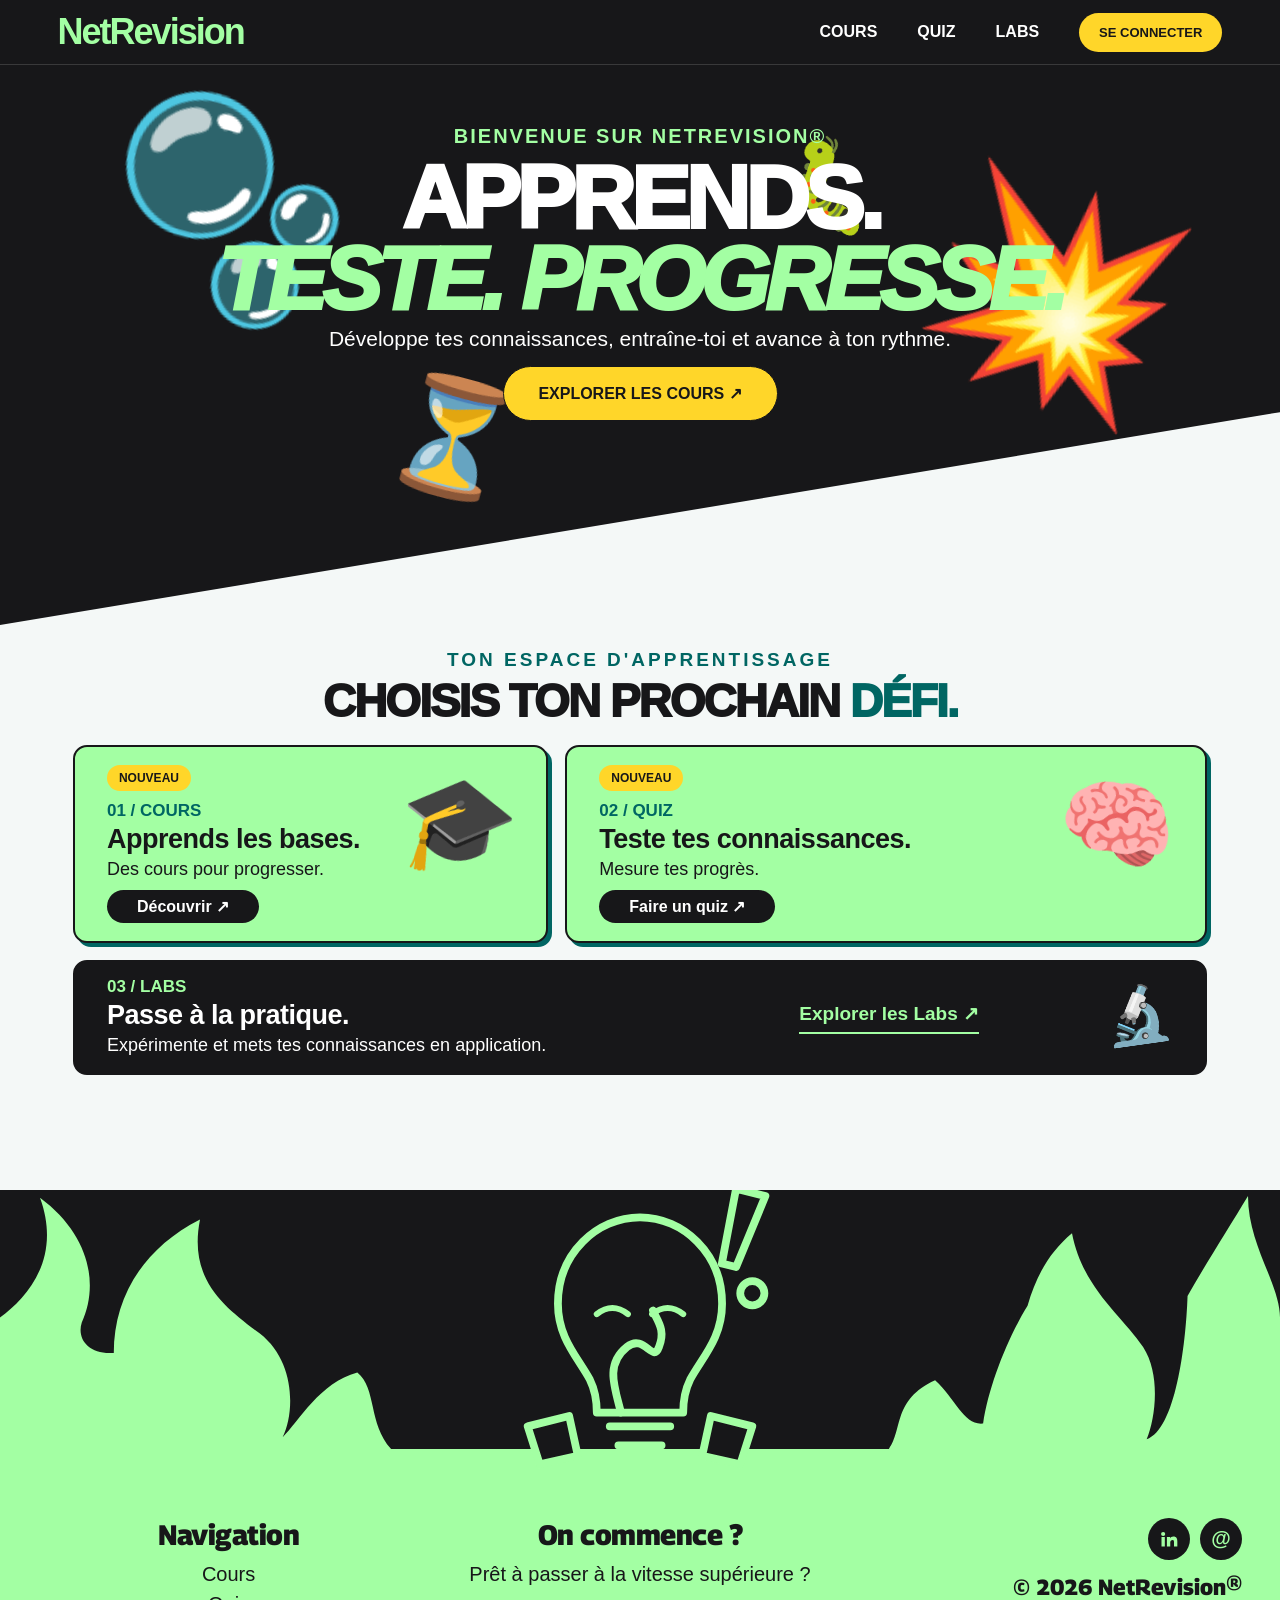
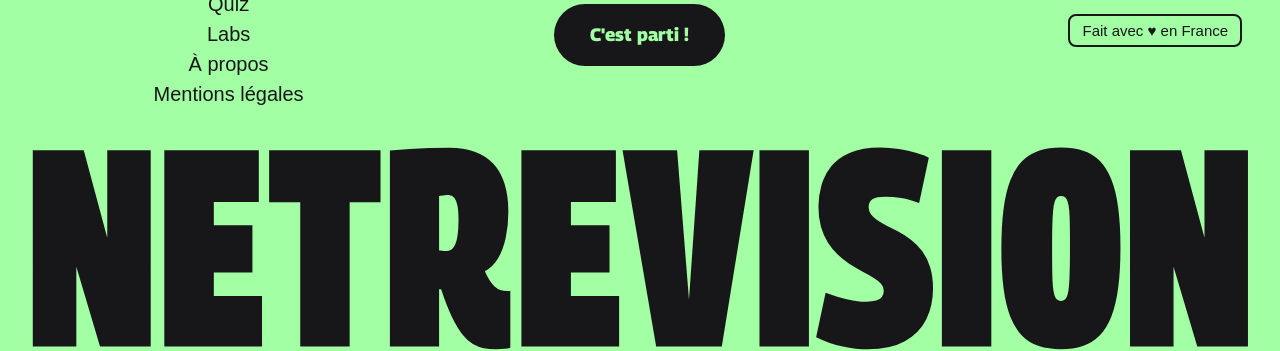
<file: index.html>
<!DOCTYPE html>
<html lang="fr">
<head>
<meta charset="UTF-8">
<meta name="viewport" content="width=device-width, initial-scale=1.0">
<meta name="description" content="NetRevision : cours, quiz et labs pour apprendre les réseaux, la programmation et la cybersécurité.">
<title>NetRevision — Apprends. Teste. Progresse.</title>

<link rel="preconnect" href="https://fonts.googleapis.com">
<link rel="preconnect" href="https://fonts.gstatic.com" crossorigin>
<link href="https://fonts.googleapis.com/css2?family=Georama:wdth,wght@62.5..150,100..900&display=swap" rel="stylesheet">
<link rel="stylesheet" href="style.css">
</head>

<body>

<!-- NAVIGATION -->

<nav class="navbar" aria-label="Navigation principale">

    <a href="index.html" class="nav-logo">NetRevision</a>

    <button
        class="menu-toggle"
        id="menu-toggle"
        type="button"
        aria-label="Ouvrir le menu"
        aria-expanded="false"
        aria-controls="nav-links">
        ☰
    </button>

    <ul class="nav-links" id="nav-links">
        <li><a href="cours.html">COURS</a></li>
        <li><a href="quizz.html">QUIZ</a></li>
        <li><a href="#labs">LABS</a></li>
        <li>
            <button class="btn" type="button">SE CONNECTER</button>
        </li>
    </ul>

</nav>

<!-- HERO -->

<section class="home-hero">

    <div class="hero-buble" aria-hidden="true">🫧</div>
    <div class="hero-crash" aria-hidden="true">💥</div>
    <div class="hero-bug" aria-hidden="true">🐛</div>
    <div class="hero-hourglass" aria-hidden="true">⏳</div>

    <p class="home-eyebrow">BIENVENUE SUR NETREVISION®</p>

    <h1>
        APPRENDS.<br>
        <span>TESTE. PROGRESSE.</span>
    </h1>

    <p class="home-description">
        Développe tes connaissances, entraîne-toi et avance à ton rythme.
    </p>

    <a href="cours.html" class="home-cta">EXPLORER LES COURS ↗</a>

</section>


<!-- CARTES D'APPRENTISSAGE -->

<main class="learning-section" id="apprendre">

    <div class="section-heading">
        <p class="section-eyebrow">TON ESPACE D'APPRENTISSAGE</p>
        <h2>CHOISIS TON PROCHAIN <span>DÉFI.</span></h2>
    </div>

    <div class="card-container">

        <article class="card card-form-1">
            <span class="badge">NOUVEAU</span>
            <span class="card-number">01 / COURS</span>
            <h3>Apprends les bases.</h3>
            <p>Des cours pour progresser.</p>
            <a href="cours.html" class="btn">Découvrir ↗</a>
            <div class="card-illustration card-emoji" aria-hidden="true">🎓</div>
        </article>

        <article class="card card-form-2" id="quizz">
            <span class="badge">NOUVEAU</span>
            <span class="card-number">02 / QUIZ</span>
            <h3>Teste tes connaissances.</h3>
            <p>Mesure tes progrès.</p>
            <a href="quizz.html" class="btn">Faire un quiz ↗</a>
            <div class="card-illustration card-emoji" aria-hidden="true">🧠</div>
        </article>

        <article class="card card-form-3" id="labs">
            <span class="card-number">03 / LABS</span>
            <h3>Passe à la pratique.</h3>
            <p>Expérimente et mets tes connaissances en application.</p>
            <a href="#labs" class="link">Explorer les Labs ↗</a>
            <div class="card-illustration card-emoji" aria-hidden="true">🔬</div>
        </article>

    </div>

</main>


<!-- FOOTER -->

<footer class="site-footer">

    <div class="bf-scene">

        <svg class="bf-flames" viewBox="0 0 1440 300" preserveAspectRatio="none" aria-hidden="true">
            <path d="M0,300 V130 C30,110 70,70 45,8 C100,45 112,95 92,135 C86,152 100,168 128,166 C128,110 160,60 225,30 C212,90 250,118 292,146 C332,174 332,226 318,252 C336,236 360,196 402,186 C424,202 414,238 440,264 L1000,264 C1016,244 1004,214 1052,194 C1076,214 1084,240 1106,238 C1112,200 1134,150 1156,118 C1166,86 1182,62 1206,44 C1218,100 1262,128 1286,160 C1306,188 1300,232 1290,254 C1322,244 1334,160 1336,108 C1356,76 1384,36 1404,6 C1404,56 1440,96 1440,130 V300 Z"/>
        </svg>

        <svg class="bf-mascot" viewBox="0 0 400 330" aria-hidden="true">
            <g class="wiggle">
                <path class="solid" d="M200 20 C150 20 105 62 105 120 C105 160 128 182 142 208 C148 220 150 232 150 246 H250 C250 232 252 220 258 208 C272 182 295 160 295 120 C295 62 250 20 200 20 Z"/>
                <path class="line" d="M165 262 H235 M175 284 H225"/>
                <path class="line" d="M178 246 C170 215 160 190 185 170 C205 154 215 190 222 170 C230 150 220 140 215 128"/>
                <path class="face" d="M150 132 Q168 118 186 132"/>
                <path class="face" d="M214 132 Q232 118 250 132"/>
                <path class="solid" d="M300 -10 L335 -10 L322 78 L305 78 Z" transform="rotate(14 318 34)"/>
                <circle class="solid" cx="330" cy="108" r="14"/>
            </g>
            <g class="solid">
                <path d="M70 262 L118 250 L128 296 L84 306 Z"/>
                <path d="M282 250 L330 262 L316 306 L272 296 Z"/>
            </g>
        </svg>

    </div>

    <div class="bf-body">

        <div class="bf-cols">

            <nav class="bf-nav" aria-label="Navigation du pied de page">
                <h2 class="bf-title">Navigation</h2>
                <ul>
                    <li><a href="cours.html">Cours</a></li>
                    <li><a href="quizz.html">Quiz</a></li>
                    <li><a href="#labs">Labs</a></li>
                    <li><a href="#">À propos</a></li>
                    <li><a href="#">Mentions légales</a></li>
                </ul>
            </nav>

            <div class="bf-hi">
                <h2 class="bf-title">On commence ?</h2>
                <p>Prêt à passer à la vitesse supérieure ?</p>
                <a href="cours.html" class="bf-pill">C'est parti !</a>
            </div>

            <div class="bf-side">
                <div class="bf-social">
                    <a href="#" aria-label="LinkedIn" target="_blank" rel="noopener">
                        <svg viewBox="0 0 24 24" aria-hidden="true"><path d="M4.98 3.5a2.5 2.5 0 1 1 0 5 2.5 2.5 0 0 1 0-5ZM3 9.5h4V21H3V9.5Zm6.5 0h3.8v1.6h.1c.5-1 1.8-2 3.8-2 4 0 4.8 2.6 4.8 6V21h-4v-5c0-1.2 0-2.8-1.7-2.8S13.5 14.6 13.5 16v5h-4V9.5Z"/></svg>
                    </a>
                    <a href="#" aria-label="Threads" target="_blank" rel="noopener">@</a>
                </div>
                <p class="bf-copy">© 2026 NetRevision®</p>
                <a href="#" class="bf-badge">Fait avec ♥ en France</a>
            </div>

        </div>

        <svg class="bf-wordmark" viewBox="0 0 1000 172" role="img" aria-label="NetRevision">
            <text x="0" y="168" font-size="228" textLength="1000" lengthAdjust="spacingAndGlyphs">NETREVISION</text>
        </svg>

    </div>

</footer>


<!-- JAVASCRIPT -->

<script>

/* ---------- Menu hamburger ---------- */

const menuToggle = document.getElementById("menu-toggle");
const navLinks = document.getElementById("nav-links");

function closeMenu() {
    navLinks.classList.remove("active");
    menuToggle.textContent = "☰";
    menuToggle.setAttribute("aria-expanded", "false");
    menuToggle.setAttribute("aria-label", "Ouvrir le menu");
}

menuToggle.addEventListener("click", () => {
    const isOpen = navLinks.classList.toggle("active");
    menuToggle.textContent = isOpen ? "✕" : "☰";
    menuToggle.setAttribute("aria-expanded", String(isOpen));
    menuToggle.setAttribute("aria-label", isOpen ? "Fermer le menu" : "Ouvrir le menu");
});

navLinks.querySelectorAll("a").forEach(link => {
    link.addEventListener("click", closeMenu);
});

window.addEventListener("resize", () => {
    if (window.innerWidth > 700) closeMenu();
});

</script>

</body>
</html>
</file>
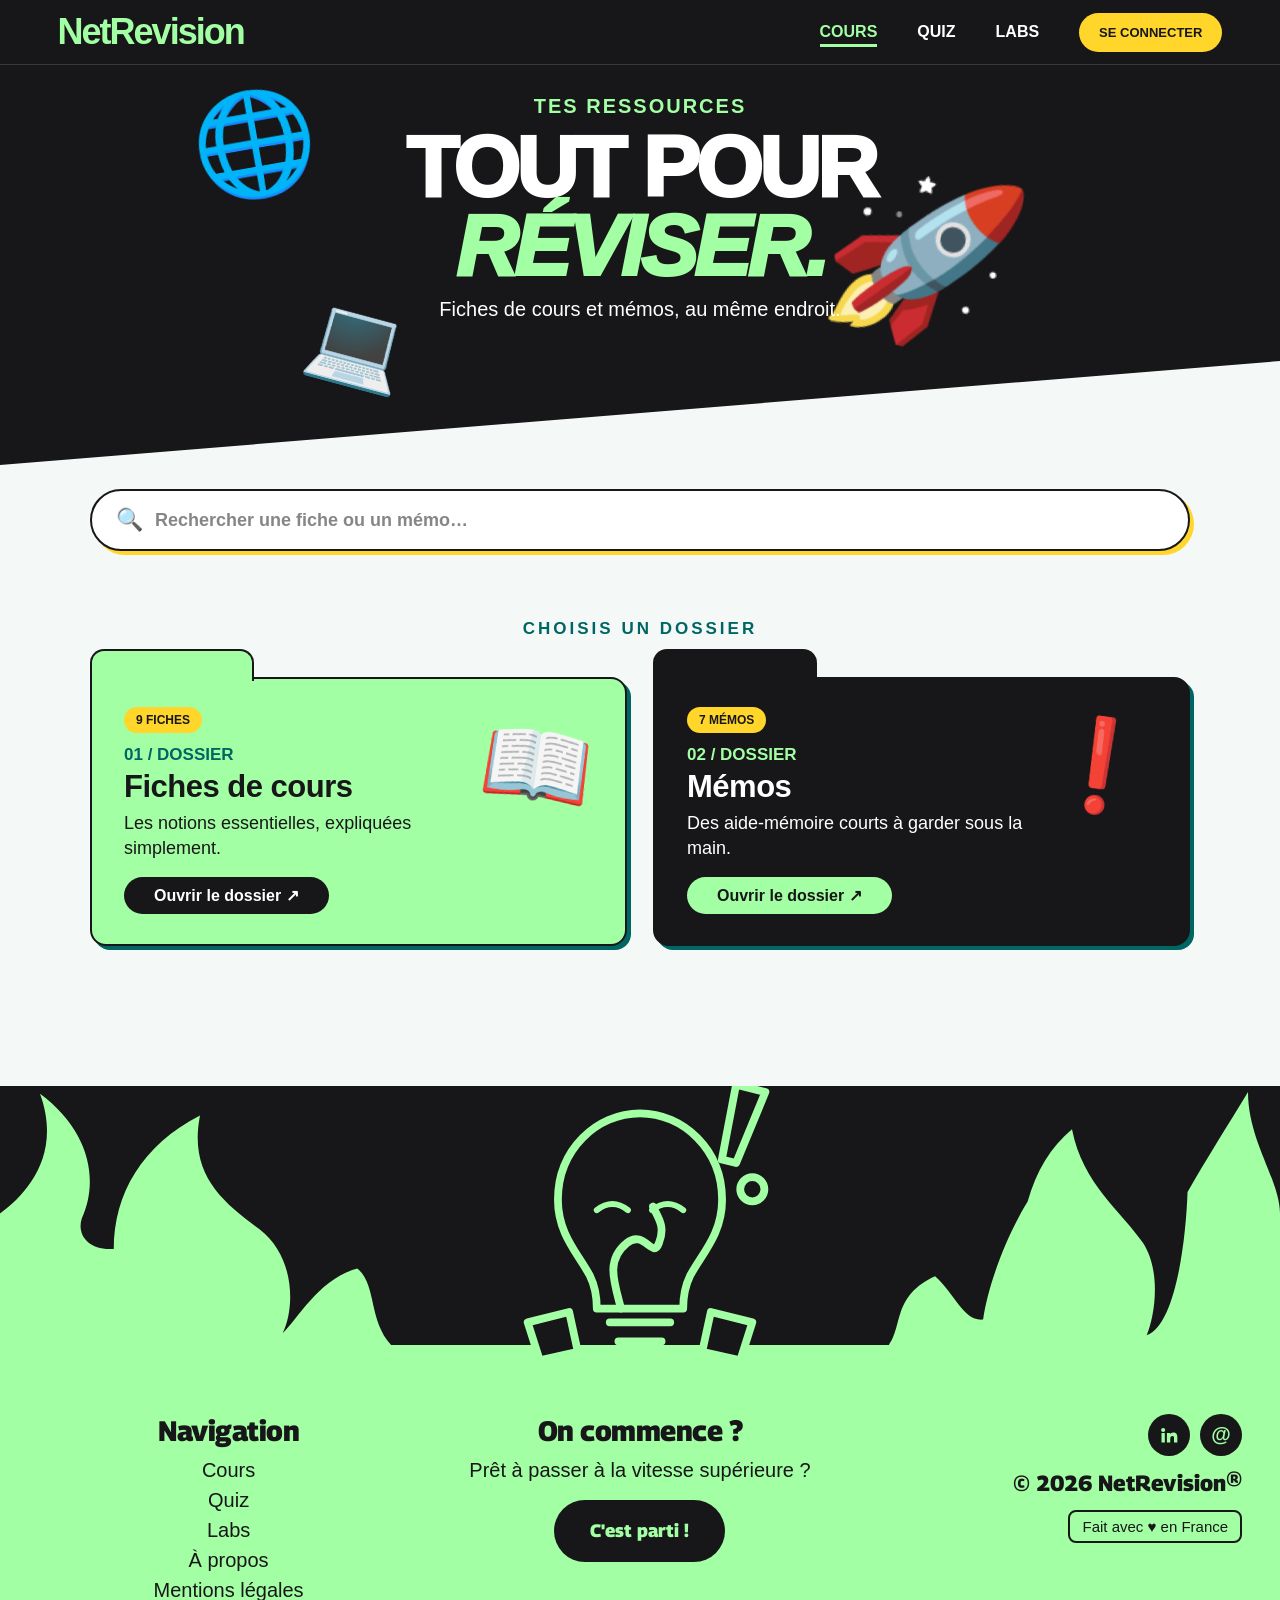
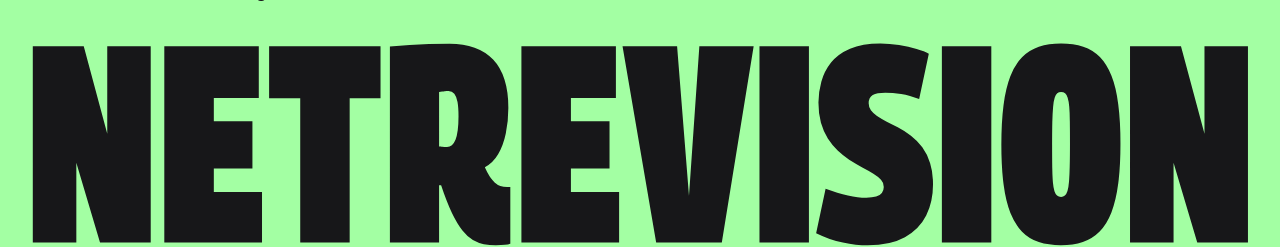
<file: cours.html>
<!DOCTYPE html>
<html lang="fr">
<head>
<meta charset="UTF-8">
<meta name="viewport" content="width=device-width, initial-scale=1.0">
<meta name="description" content="Fiches de cours et mémos NetRevision : réseaux, programmation, bases de données et cybersécurité.">
<title>Cours — NetRevision</title>

<link rel="preconnect" href="https://fonts.googleapis.com">
<link rel="preconnect" href="https://fonts.gstatic.com" crossorigin>
<link href="https://fonts.googleapis.com/css2?family=Georama:wdth,wght@62.5..150,100..900&display=swap" rel="stylesheet">
<link rel="stylesheet" href="style.css">
</head>

<body>

<!-- NAVIGATION -->

<nav class="navbar" aria-label="Navigation principale">

    <a href="index.html" class="nav-logo">NetRevision</a>

    <button
        class="menu-toggle"
        id="menu-toggle"
        type="button"
        aria-label="Ouvrir le menu"
        aria-expanded="false"
        aria-controls="nav-links">
        ☰
    </button>

    <ul class="nav-links" id="nav-links">
        <li><a href="cours.html" class="active-page" aria-current="page">COURS</a></li>
        <li><a href="quizz.html">QUIZ</a></li>
        <li><a href="index.html#labs">LABS</a></li>
        <li>
            <button class="btn" type="button">SE CONNECTER</button>
        </li>
    </ul>

</nav>

<!-- HERO -->

<header class="page-hero">

    <div class="hero-world" aria-hidden="true">🌐</div>
    <div class="hero-computer" aria-hidden="true">💻</div>
    <div class="hero-rocket" aria-hidden="true">🚀</div>

    <p class="hero-eyebrow">TES RESSOURCES</p>

    <h1>
        TOUT POUR<br>
        <span>RÉVISER.</span>
    </h1>

    <p class="hero-description">
        Fiches de cours et mémos, au même endroit.
    </p>

</header>

<!-- ESPACE DOCUMENTS -->

<main class="library" id="catalogue">

    <div class="library-inner">

        <!-- VUE ACCUEIL -->

        <section id="home-view" aria-label="Recherche et dossiers">

            <label class="search-box">
                <span class="icon" aria-hidden="true">🔍</span>
                <input
                    type="search"
                    id="global-search"
                    placeholder="Rechercher une fiche ou un mémo…"
                    aria-label="Rechercher une fiche de cours ou un mémo"
                    autocomplete="off">
            </label>

            <p class="status-line" id="home-status" aria-live="polite"></p>

            <div id="folders">

                <p class="divider-label">CHOISIS UN DOSSIER</p>

                <div class="folder-grid">

                    <a href="#fiches" class="folder folder-fiches">

                        <span class="badge" id="count-fiches">0 FICHES</span>
                        <span class="card-number">01 / DOSSIER</span>
                        <h2>Fiches de cours</h2>
                        <p>Les notions essentielles, expliquées simplement.</p>
                        <span class="open">Ouvrir le dossier ↗</span>
                        <div class="folder-icon folder-emoji" aria-hidden="true">📖</div>

                    </a>

                    <a href="#memos" class="folder folder-memos">

                        <span class="badge" id="count-memos">0 MÉMOS</span>
                        <span class="card-number">02 / DOSSIER</span>
                        <h2>Mémos</h2>
                        <p>Des aide-mémoire courts à garder sous la main.</p>
                        <span class="open">Ouvrir le dossier ↗</span>
                        <div class="folder-icon folder-emoji" aria-hidden="true">❗</div>

                    </a>

                </div>

            </div>

            <div id="global-results" hidden>
                <ul class="file-list" id="global-list"></ul>
                <div class="empty-state" id="global-empty" hidden>
                    <h3>Aucun document trouvé.</h3>
                    <p>Essaie un autre mot-clé, ou ouvre un dossier.</p>
                </div>
            </div>

        </section>


        <!-- VUE DOSSIER -->

        <section id="folder-view" aria-label="Contenu du dossier" hidden>

            <label class="search-box">
                <span class="icon" aria-hidden="true">🔍</span>
                <input
                    type="search"
                    id="folder-search"
                    placeholder="Rechercher…"
                    autocomplete="off">
                <span class="scope" id="folder-scope">📁 DOSSIER</span>
            </label>

            <div class="status-line">
                <a href="#" class="back-link" id="back-link">← Tous les dossiers</a>
                <span id="folder-status" aria-live="polite"></span>
            </div>

            <ul class="file-list" id="folder-list"></ul>

            <div class="empty-state" id="folder-empty" hidden>
                <h3>OUPSI ! Aucun document trouvé.</h3>
                <p>Essaie un autre mot-clé.</p>
            </div>

        </section>

    </div>

</main>


<!-- FOOTER -->

<footer class="site-footer">

    <div class="bf-scene">

        <svg class="bf-flames" viewBox="0 0 1440 300" preserveAspectRatio="none" aria-hidden="true">
            <path d="M0,300 V130 C30,110 70,70 45,8 C100,45 112,95 92,135 C86,152 100,168 128,166 C128,110 160,60 225,30 C212,90 250,118 292,146 C332,174 332,226 318,252 C336,236 360,196 402,186 C424,202 414,238 440,264 L1000,264 C1016,244 1004,214 1052,194 C1076,214 1084,240 1106,238 C1112,200 1134,150 1156,118 C1166,86 1182,62 1206,44 C1218,100 1262,128 1286,160 C1306,188 1300,232 1290,254 C1322,244 1334,160 1336,108 C1356,76 1384,36 1404,6 C1404,56 1440,96 1440,130 V300 Z"/>
        </svg>

        <svg class="bf-mascot" viewBox="0 0 400 330" aria-hidden="true">
            <g class="wiggle">
                <path class="solid" d="M200 20 C150 20 105 62 105 120 C105 160 128 182 142 208 C148 220 150 232 150 246 H250 C250 232 252 220 258 208 C272 182 295 160 295 120 C295 62 250 20 200 20 Z"/>
                <path class="line" d="M165 262 H235 M175 284 H225"/>
                <path class="line" d="M178 246 C170 215 160 190 185 170 C205 154 215 190 222 170 C230 150 220 140 215 128"/>
                <path class="face" d="M150 132 Q168 118 186 132"/>
                <path class="face" d="M214 132 Q232 118 250 132"/>
                <path class="solid" d="M300 -10 L335 -10 L322 78 L305 78 Z" transform="rotate(14 318 34)"/>
                <circle class="solid" cx="330" cy="108" r="14"/>
            </g>
            <g class="solid">
                <path d="M70 262 L118 250 L128 296 L84 306 Z"/>
                <path d="M282 250 L330 262 L316 306 L272 296 Z"/>
            </g>
        </svg>

    </div>

    <div class="bf-body">

        <div class="bf-cols">

            <nav class="bf-nav" aria-label="Navigation du pied de page">
                <h2 class="bf-title">Navigation</h2>
                <ul>
                    <li><a href="cours.html">Cours</a></li>
                    <li><a href="quizz.html">Quiz</a></li>
                    <li><a href="index.html#labs">Labs</a></li>
                    <li><a href="#">À propos</a></li>
                    <li><a href="#">Mentions légales</a></li>
                </ul>
            </nav>

            <div class="bf-hi">
                <h2 class="bf-title">On commence ?</h2>
                <p>Prêt à passer à la vitesse supérieure ?</p>
                <a href="cours.html" class="bf-pill">C'est parti !</a>
            </div>

            <div class="bf-side">
                <div class="bf-social">
                    <a href="#" aria-label="LinkedIn" target="_blank" rel="noopener">
                        <svg viewBox="0 0 24 24" aria-hidden="true"><path d="M4.98 3.5a2.5 2.5 0 1 1 0 5 2.5 2.5 0 0 1 0-5ZM3 9.5h4V21H3V9.5Zm6.5 0h3.8v1.6h.1c.5-1 1.8-2 3.8-2 4 0 4.8 2.6 4.8 6V21h-4v-5c0-1.2 0-2.8-1.7-2.8S13.5 14.6 13.5 16v5h-4V9.5Z"/></svg>
                    </a>
                    <a href="#" aria-label="Threads" target="_blank" rel="noopener">@</a>
                </div>
                <p class="bf-copy">© 2026 NetRevision®</p>
                <a href="#" class="bf-badge">Fait avec ♥ en France</a>
            </div>

        </div>

        <svg class="bf-wordmark" viewBox="0 0 1000 172" role="img" aria-label="NetRevision">
            <text x="0" y="168" font-size="228" textLength="1000" lengthAdjust="spacingAndGlyphs">NETREVISION</text>
        </svg>

    </div>

</footer>


<!-- JAVASCRIPT -->

<script>

/* ---------- Menu hamburger ---------- */

const menuToggle = document.getElementById("menu-toggle");
const navLinks = document.getElementById("nav-links");

function closeMenu() {
    navLinks.classList.remove("active");
    menuToggle.textContent = "☰";
    menuToggle.setAttribute("aria-expanded", "false");
    menuToggle.setAttribute("aria-label", "Ouvrir le menu");
}

menuToggle.addEventListener("click", () => {
    const isOpen = navLinks.classList.toggle("active");
    menuToggle.textContent = isOpen ? "✕" : "☰";
    menuToggle.setAttribute("aria-expanded", String(isOpen));
    menuToggle.setAttribute("aria-label", isOpen ? "Fermer le menu" : "Ouvrir le menu");
});

navLinks.querySelectorAll("a").forEach(link => {
    link.addEventListener("click", closeMenu);
});

window.addEventListener("resize", () => {
    if (window.innerWidth > 700) closeMenu();
});

/* =====================================
   DONNÉES — modifie cette liste
   type : "fiche" ou "memo"
   url  : chemin vers ton fichier (PDF, page…)
===================================== */

const FILES = [

    /* ----- Fiches de cours ----- */

    { type: "fiche", title: "Les bases des réseaux",           category: "Réseaux",          pages: 8,  url: "fichiers/fiches/bases-reseaux.pdf" },
    { type: "fiche", title: "Modèle OSI et TCP/IP",            category: "Réseaux",          pages: 6,  url: "fichiers/fiches/osi-tcpip.pdf" },
    { type: "fiche", title: "Adressage IP et sous-réseaux",    category: "Réseaux",          pages: 10, url: "fichiers/fiches/adressage-ip.pdf" },
    { type: "fiche", title: "Python : variables et types",     category: "Programmation",    pages: 5,  url: "fichiers/fiches/python-variables.pdf" },
    { type: "fiche", title: "Python : boucles et fonctions",   category: "Programmation",    pages: 7,  url: "fichiers/fiches/python-boucles.pdf" },
    { type: "fiche", title: "HTML et CSS : les fondamentaux",  category: "Programmation",    pages: 9,  url: "fichiers/fiches/html-css.pdf" },
    { type: "fiche", title: "SQL : SELECT, WHERE et JOIN",     category: "Bases de données", pages: 8,  url: "fichiers/fiches/sql-select.pdf" },
    { type: "fiche", title: "Sécurité : les fondamentaux",     category: "Cybersécurité",    pages: 6,  url: "fichiers/fiches/securite-bases.pdf" },
    { type: "fiche", title: "Chiffrement symétrique et asymétrique", category: "Cybersécurité", pages: 7, url: "fichiers/fiches/chiffrement.pdf" },

    /* ----- Mémos ----- */

    { type: "memo",  title: "Mémo : commandes Linux essentielles", category: "Systèmes",        pages: 2, url: "fichiers/memos/linux.pdf" },
    { type: "memo",  title: "Mémo : masques de sous-réseau (CIDR)", category: "Réseaux",        pages: 1, url: "fichiers/memos/cidr.pdf" },
    { type: "memo",  title: "Mémo : ports et protocoles courants",  category: "Réseaux",        pages: 1, url: "fichiers/memos/ports.pdf" },
    { type: "memo",  title: "Mémo : syntaxe Python",                category: "Programmation",  pages: 2, url: "fichiers/memos/python.pdf" },
    { type: "memo",  title: "Mémo : sélecteurs CSS",                category: "Programmation",  pages: 1, url: "fichiers/memos/css.pdf" },
    { type: "memo",  title: "Mémo : requêtes SQL",                  category: "Bases de données", pages: 2, url: "fichiers/memos/sql.pdf" },
    { type: "memo",  title: "Mémo : Git, commandes de base",        category: "Outils",         pages: 1, url: "fichiers/memos/git.pdf" }

];

const FOLDERS = {
    fiches: { type: "fiche", title: "Fiches de cours", singular: "fiche", plural: "fiches" },
    memos:  { type: "memo",  title: "Mémos",           singular: "mémo",  plural: "mémos"  }
};


/* =====================================
   OUTILS
===================================== */

function normalize(text) {
    return text
        .toLowerCase()
        .normalize("NFD")
        .replace(/[\u0300-\u036f]/g, "");
}

function escapeHTML(text) {
    return String(text)
        .replace(/&/g, "&amp;")
        .replace(/</g, "&lt;")
        .replace(/>/g, "&gt;")
        .replace(/"/g, "&quot;");
}

function matches(file, query) {

    if (!query) return true;

    const kind = file.type === "fiche" ? "fiche cours" : "memo aide-memoire";

    const haystack = normalize(file.title + " " + file.category + " " + kind);

    return query.split(/\s+/).every(word => haystack.includes(word));
}

function plural(n, singular, pluralForm) {
    return n + " " + (n > 1 ? pluralForm : singular);
}

function fillList(listEl, files, showType) {

    listEl.innerHTML = files.map(file => {

        const isMemo = file.type === "memo";

        const tag = showType
            ? '<span class="' + (isMemo ? "tag-memo" : "tag-fiche") + '">' + (isMemo ? "MÉMO" : "FICHE") + "</span>"
            : "";

        return (
            '<li class="file-row">' +
                '<div class="file-icon ' + (isMemo ? "memo" : "") + '" aria-hidden="true">' + (isMemo ? "📝" : "📄") + "</div>" +
                '<div class="file-info">' +
                    '<div class="file-title">' + escapeHTML(file.title) + "</div>" +
                    '<div class="file-meta">' + tag +
                        "<span>" + escapeHTML(file.category) + "</span>" +
                        "<span>PDF · " + file.pages + " p.</span>" +
                    "</div>" +
                "</div>" +
                '<a class="file-btn" href="' + escapeHTML(file.url) + '" target="_blank" rel="noopener">Ouvrir ↗</a>' +
            "</li>"
        );

    }).join("");
}


/* =====================================
   ÉLÉMENTS
===================================== */

const homeView      = document.getElementById("home-view");
const folderView    = document.getElementById("folder-view");

const globalSearch  = document.getElementById("global-search");
const homeStatus    = document.getElementById("home-status");
const foldersBlock  = document.getElementById("folders");
const globalResults = document.getElementById("global-results");
const globalList    = document.getElementById("global-list");
const globalEmpty   = document.getElementById("global-empty");

const folderSearch  = document.getElementById("folder-search");
const folderScope   = document.getElementById("folder-scope");
const folderStatus  = document.getElementById("folder-status");
const folderList    = document.getElementById("folder-list");
const folderEmpty   = document.getElementById("folder-empty");

let lastFolder = null;


/* =====================================
   AFFICHAGE
===================================== */

function countFiles() {

    const nFiches = FILES.filter(f => f.type === "fiche").length;
    const nMemos  = FILES.filter(f => f.type === "memo").length;

    document.getElementById("count-fiches").textContent = plural(nFiches, "FICHE", "FICHES");
    document.getElementById("count-memos").textContent  = plural(nMemos, "MÉMO", "MÉMOS");
}

function renderHome() {

    const raw   = globalSearch.value.trim();
    const query = normalize(raw);

    if (!query) {

        foldersBlock.hidden  = false;
        globalResults.hidden = true;

        homeStatus.textContent = "";

        return;
    }

    const results = FILES.filter(file => matches(file, query));

    foldersBlock.hidden  = true;
    globalResults.hidden = false;

    fillList(globalList, results, true);

    globalEmpty.hidden = results.length > 0;

    homeStatus.textContent =
        plural(results.length, "RÉSULTAT", "RÉSULTATS") + " POUR « " + raw.toUpperCase() + " »";
}

function renderFolder(key) {

    const folder = FOLDERS[key];

    const raw   = folderSearch.value.trim();
    const query = normalize(raw);

    const all     = FILES.filter(file => file.type === folder.type);
    const visible = all.filter(file => matches(file, query));

    folderSearch.placeholder = "Rechercher dans « " + folder.title + " »…";
    folderSearch.setAttribute("aria-label", "Rechercher dans " + folder.title);

    folderScope.textContent = "📁 " + folder.title.toUpperCase();

    fillList(folderList, visible, false);

    folderEmpty.hidden = visible.length > 0;

    folderStatus.textContent = query
        ? visible.length + " / " + plural(all.length, folder.singular.toUpperCase(), folder.plural.toUpperCase())
        : plural(all.length, folder.singular.toUpperCase(), folder.plural.toUpperCase());
}

function currentFolder() {

    const key = location.hash.replace("#", "");

    return FOLDERS[key] ? key : null;
}

function render() {

    const key = currentFolder();

    homeView.hidden   = Boolean(key);
    folderView.hidden = !key;

    if (key !== lastFolder) {

        folderSearch.value = "";

        if (key) {
            document.getElementById("catalogue").scrollIntoView();
        }

        lastFolder = key;
    }

    if (key) {
        renderFolder(key);
    } else {
        renderHome();
    }
}


/* =====================================
   ÉVÉNEMENTS
===================================== */

globalSearch.addEventListener("input", renderHome);

folderSearch.addEventListener("input", () => {

    const key = currentFolder();

    if (key) renderFolder(key);
});

document.addEventListener("keydown", event => {

    if (event.key !== "Escape") return;

    if (document.activeElement === globalSearch) {
        globalSearch.value = "";
        renderHome();
    }

    if (document.activeElement === folderSearch) {
        folderSearch.value = "";
        renderFolder(currentFolder());
    }
});

document.getElementById("back-link").addEventListener("click", event => {

    event.preventDefault();

    history.pushState("", document.title, location.pathname + location.search);

    render();
});

window.addEventListener("hashchange", render);

countFiles();
render();

</script>

</body>
</html>
</file>
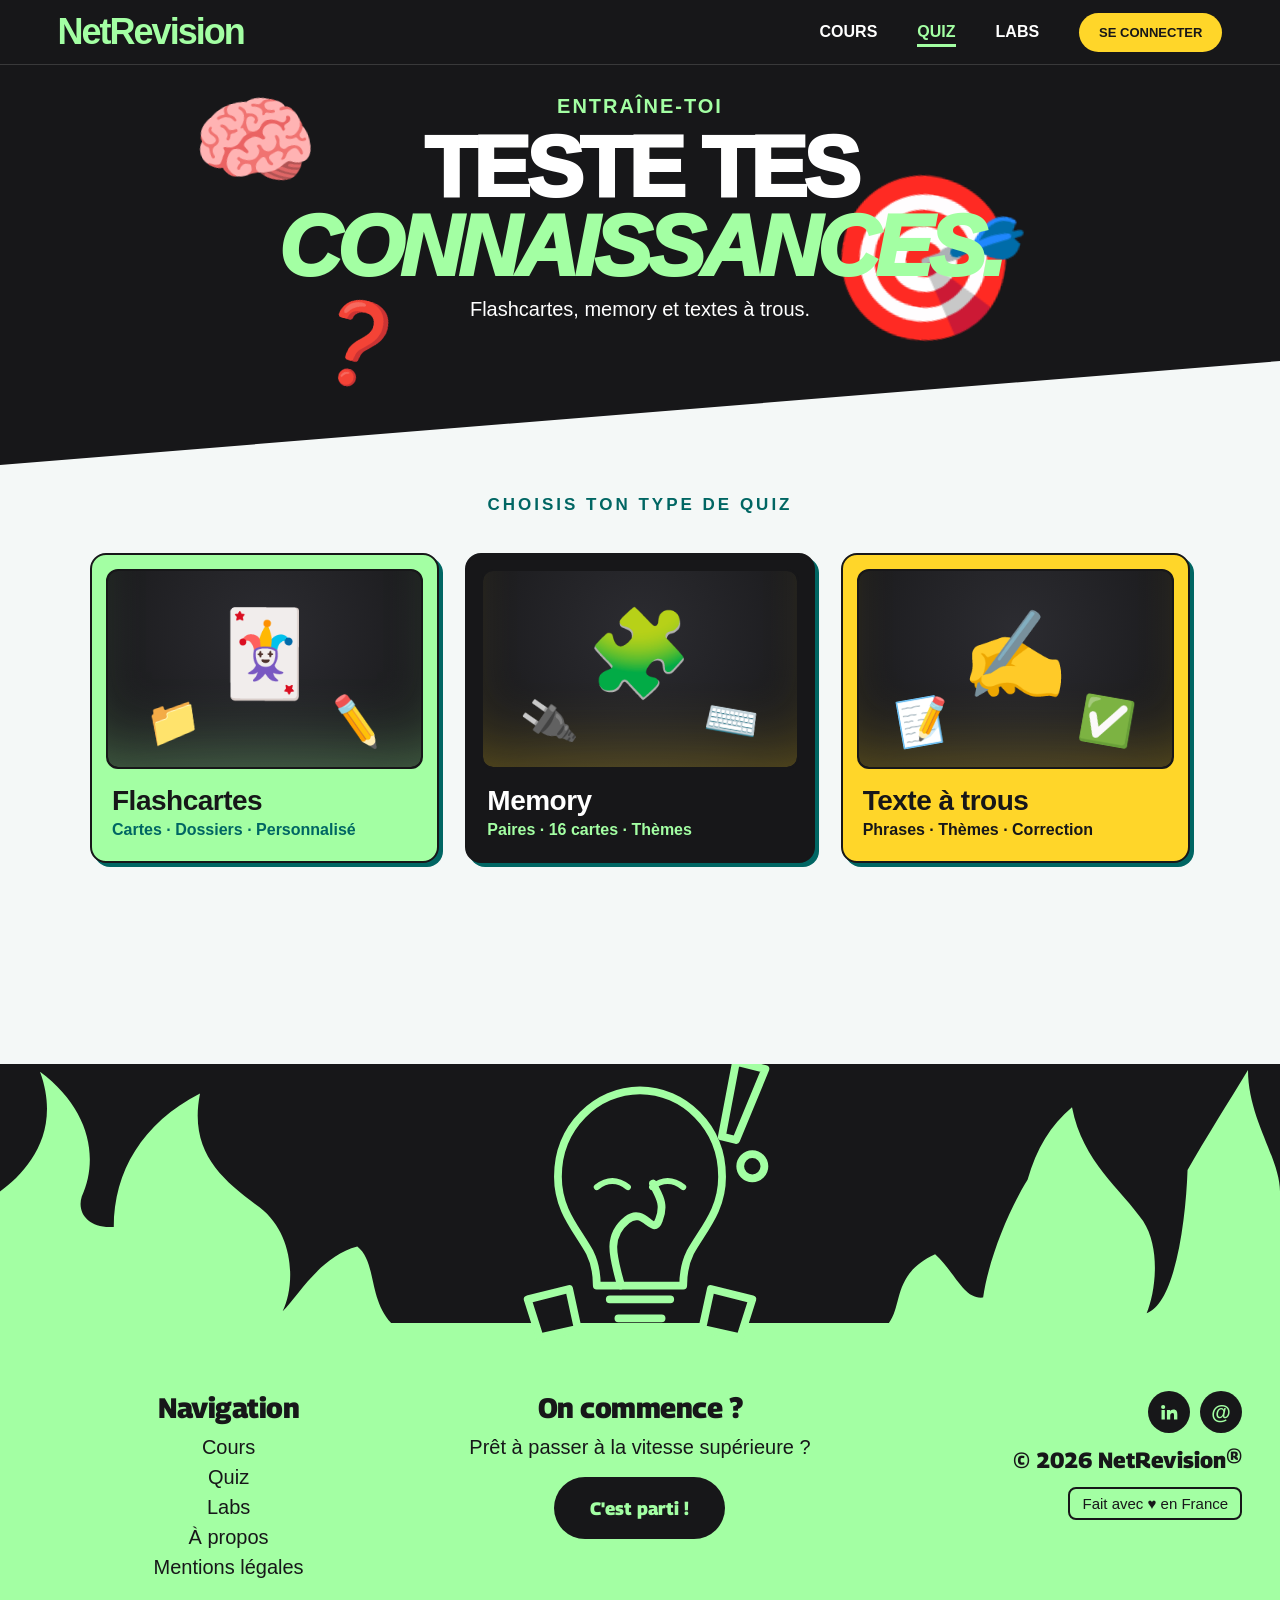
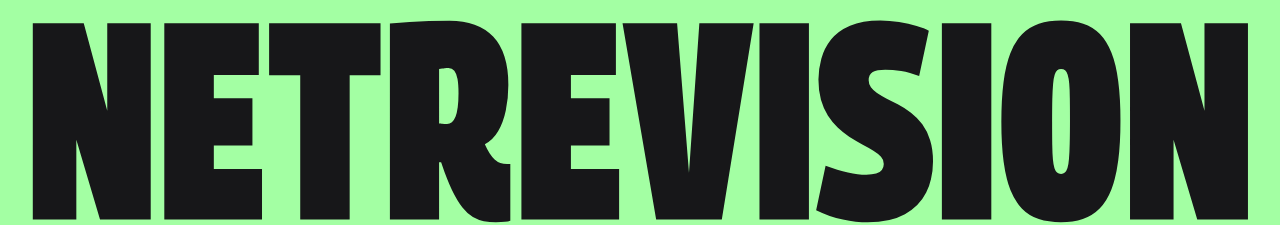
<file: NetRevision_flashcartes_restyle.html>
<!DOCTYPE html>
<html lang="fr">
<head>
<meta charset="UTF-8">
<meta name="viewport" content="width=device-width, initial-scale=1.0">
<meta name="description" content="Quiz NetRevision : flashcartes personnalisées, memory et textes à trous par thèmes.">
<title>Quiz — NetRevision</title>

<link rel="preconnect" href="https://fonts.googleapis.com">
<link rel="preconnect" href="https://fonts.gstatic.com" crossorigin>
<link href="https://fonts.googleapis.com/css2?family=Georama:wdth,wght@62.5..150,100..900&display=swap" rel="stylesheet">
<style>
/* =====================================
   1. VARIABLES ET RESET
===================================== */

:root {
    --black: #171719;
    --green: #006663;
    --mint: #a3ffa3;
    --yellow: #ffd629;
    --white: #ffffff;
    --background: #f4f8f7;
}

* {
    margin: 0;
    padding: 0;
    box-sizing: border-box;
    font-family: 'Arial', 'Segoe UI', sans-serif;
}

html { scroll-behavior: smooth; }

body {
    background: var(--background);
    color: var(--black);
    min-height: 100vh;
    overflow-x: hidden;
}

[hidden] { display: none !important; }

/* =====================================
   2. NAVIGATION (toutes les pages)
===================================== */

.navbar {
    width: 100%;
    height: 65px;
    padding: 0 4.5%;
    display: flex;
    justify-content: space-between;
    align-items: center;
    background: var(--black);
    border-bottom: 1px solid #ffffff25;
    position: relative;
    z-index: 100;
}

.nav-logo {
    color: var(--mint);
    font-size: 36px;
    font-weight: 900;
    letter-spacing: -2px;
    text-decoration: none;
}

.nav-links {
    list-style: none;
    display: flex;
    align-items: center;
    gap: 40px;
}

.nav-links a {
    color: white;
    text-decoration: none;
    font-size: 16px;
    font-weight: 800;
    transition: .25s;
}

.nav-links a:hover,
.nav-links a.active-page { color: var(--mint); }

.nav-links a.active-page {
    border-bottom: 3px solid var(--mint);
    padding-bottom: 4px;
}

.nav-links .btn {
    display: inline-block;
    border: none;
    background: var(--yellow);
    color: var(--black);
    padding: 12px 20px;
    border-radius: 30px;
    font-size: 13px;
    font-weight: 900;
    cursor: pointer;
    transition: .3s;
}

.nav-links .btn:hover {
    background: var(--mint);
    transform: translateY(-3px);
}

.menu-toggle {
    display: none;
    background: none;
    border: none;
    color: var(--mint);
    font-size: 30px;
    cursor: pointer;
}

/* =====================================
   3. HEROS
===================================== */

.home-hero,
.page-hero {
    position: relative;
    z-index: 2;
    background: var(--black);
    color: white;
    text-align: center;
}

.home-hero {
    min-height: 560px;
    padding: 60px 50px 0;
    clip-path: polygon(0 0, 100% 0, 100% 62%, 0 100%);
}

.page-hero {
    min-height: 400px;
    padding: 30px 20px 0;
    clip-path: polygon(0 0, 100% 0, 100% 74%, 0 100%);
}

.home-eyebrow, .home-hero h1, .home-description, .home-cta,
.hero-eyebrow, .page-hero h1, .hero-description {
    position: relative;
    z-index: 1;
}

.home-eyebrow,
.hero-eyebrow {
    color: var(--mint);
    font-size: 20px;
    font-weight: 900;
    letter-spacing: 2px;
    margin-bottom: 10px;
}

.home-hero h1 {
    font-size: clamp(55px, 7vw, 92px);
    font-weight: 1000;
    line-height: .9;
    letter-spacing: -5px;
    margin-bottom: 8px;
}

.page-hero h1 {
    font-size: clamp(44px, 7vw, 86px);
    font-weight: 1000;
    line-height: .92;
    letter-spacing: -4px;
    margin-bottom: 12px;
}

.home-hero h1 span,
.page-hero h1 span {
    color: var(--mint);
    font-style: italic;
}

.home-description {
    font-size: 21px;
    margin-bottom: 15px;
}

.hero-description { font-size: 20px; }

.home-cta {
    display: inline-flex;
    align-items: center;
    justify-content: center;
    background: var(--yellow);
    color: var(--black);
    min-width: 275px;
    height: 55px;
    padding: 0 25px;
    border: 1px solid var(--black);
    border-radius: 40px;
    text-decoration: none;
    font-size: 16px;
    font-weight: 900;
    transition: .3s;
}

.home-cta:hover {
    background: var(--mint);
    transform: translateY(-4px);
}

.hero-buble, .hero-crash, .hero-bug, .hero-hourglass,
.hero-world, .hero-computer, .hero-rocket {
    position: absolute;
    color: var(--mint);
    z-index: 0;
    pointer-events: none;
}

/* index.html */
.hero-buble    { left: 8%;   top: 5%;  font-size: 200px; font-weight: bold; transform: rotate(15deg); }
.hero-hourglass{ left: 30%;  top: 55%; font-size: 110px; font-weight: bold; transform: rotate(15deg); }
.hero-crash    { right: 8%;  top: 20%; font-size: 200px; transform: rotate(20deg); }
.hero-bug      { right: 31%; top: 13%; font-size: 80px;  transform: rotate(20deg); }

/* cours.html */
.hero-world  { left: 15%;   top: 5%;  font-size: 100px; transform: rotate(-10deg); }
.hero-computer { left: 24%; top: 58%; font-size: 80px; font-weight: bold; transform: rotate(15deg); }
.hero-rocket { right: 20%; top: 25%;  font-size: 160px; transform: rotate(10deg); }

/* =====================================
   4. INDEX : SECTION ET CARTES
===================================== */

.learning-section {
    position: relative;
    z-index: 1;
    padding: 25px 5.7% 35px;
    margin-top: -1px;
    background: var(--background);
}

.section-heading {
    text-align: center;
    margin-bottom: 17px;
}

.section-eyebrow {
    color: var(--green);
    font-size: 19px;
    font-weight: 900;
    letter-spacing: 3px;
    margin-bottom: 3px;
}

.section-heading h2 {
    color: var(--black);
    font-size: clamp(28px, 4vw, 46px);
    font-weight: 1000;
    letter-spacing: -2px;
}

.section-heading h2 span { color: var(--green); }

.card-container {
    display: grid;
    grid-template-columns: 1fr 1.35fr;
    gap: 17px;
    max-width: 1400px;
    margin: 0 auto;
}

.card {
    position: relative;
    min-height: 170px;
    padding: 18px 32px;
    border: 2px solid var(--black);
    border-radius: 14px;
    transition: .3s;
}

.card-form-1,
.card-form-2 {
    background: var(--mint);
    box-shadow: 4px 4px 0 var(--green);
}

.card:hover {
    transform: translateY(-5px);
    box-shadow: 7px 9px 0 var(--black);
}

.card-form-1 { grid-column: 1; }
.card-form-2 { grid-column: 2; }

.card-form-3 {
    grid-column: 1 / -1;
    min-height: 105px;
    padding: 15px 32px;
    background: var(--black);
    color: white;
    display: flex;
    flex-direction: column;
    justify-content: center;
}

.card-form-3:hover { box-shadow: 7px 9px 0 var(--mint); }

.badge {
    display: table;
    width: fit-content;
    background: var(--yellow);
    color: var(--black);
    padding: 6px 12px;
    border-radius: 30px;
    font-size: 12px;
    font-weight: 900;
    margin-bottom: 10px;
}

.card-number {
    display: block;
    color: var(--green);
    font-size: 17px;
    font-weight: 900;
    margin-bottom: 3px;
}

.card-form-3 .card-number { color: var(--mint); }

.card h3 {
    color: var(--black);
    font-size: 27px;
    font-weight: 900;
    margin-bottom: 2px;
    letter-spacing: -.5px;
}

.card-form-3 h3 { color: white; }

.card p {
    color: var(--black);
    font-size: 18px;
    line-height: 1.4;
}

.card-form-3 p { color: white; }

.card .btn {
    display: inline-block;
    width: fit-content;
    background: var(--black);
    color: white;
    padding: 7px 30px;
    border-radius: 30px;
    font-size: 16px;
    font-weight: 900;
    text-decoration: none;
    margin-top: 8px;
    transition: .3s;
}

.card .btn:hover {
    background: var(--green);
    color: var(--mint);
}

.card-form-3 .link {
    position: absolute;
    right: 20%;
    top: 50%;
    transform: translateY(-50%);
    color: var(--mint);
    text-decoration: none;
    font-size: 19px;
    font-weight: 900;
    border-bottom: 2px solid var(--mint);
    padding-bottom: 7px;
}

.card-form-3 .link:hover {
    color: var(--yellow);
    border-color: var(--yellow);
}

.card-illustration {
    position: absolute;
    right: 25px;
    top: 15px;
    width: 125px;
    height: 125px;
    overflow: visible;
}

.card-form-3 .card-illustration {
    width: 75px;
    height: 75px;
    right: 30px;
    top: 15px;
}

.card-emoji {
    display: grid;
    place-items: center;
    font-size: 95px;
    line-height: 1;
    transform: rotate(8deg);
    pointer-events: none;
}

.card-form-3 .card-emoji {
    font-size: 55px;
    transform: rotate(-8deg);
}

/* =====================================
   5. COURS : BIBLIOTHÈQUE
===================================== */

.library {
    position: relative;
    z-index: 1;
    margin-top: -1px;
    padding: 25px 5.7% 60px;
    background: var(--background);
    min-height: 520px;
}

.library-inner {
    max-width: 1100px;
    margin: 0 auto;
}

.search-box {
    display: flex;
    align-items: center;
    gap: 12px;
    width: 100%;
    height: 62px;
    padding: 0 24px;
    background: var(--white);
    border: 2px solid var(--black);
    border-radius: 40px;
    box-shadow: 4px 4px 0 var(--yellow);
    transition: .25s;
}

.search-box:focus-within {
    box-shadow: 6px 6px 0 var(--green);
    transform: translateY(-2px);
}

.search-box .icon { font-size: 22px; }

.search-box input {
    flex: 1;
    min-width: 0;
    border: none;
    outline: none;
    background: transparent;
    font-size: 18px;
    font-weight: 700;
    color: var(--black);
}

.search-box input::placeholder { color: #17171985; }

.search-box .scope {
    flex-shrink: 0;
    background: var(--mint);
    border: 2px solid var(--black);
    border-radius: 30px;
    padding: 5px 14px;
    font-size: 12px;
    font-weight: 900;
    letter-spacing: .5px;
    white-space: nowrap;
}

.status-line {
    display: flex;
    justify-content: space-between;
    align-items: center;
    flex-wrap: wrap;
    gap: 10px;
    min-height: 34px;
    margin: 16px 4px 18px;
    color: var(--green);
    font-size: 15px;
    font-weight: 900;
    letter-spacing: 1px;
}

.back-link {
    display: inline-flex;
    align-items: center;
    border: 2px solid var(--black);
    background: var(--white);
    color: var(--black);
    padding: 7px 18px;
    border-radius: 30px;
    font-size: 13px;
    font-weight: 900;
    text-decoration: none;
    letter-spacing: 0;
    transition: .25s;
}

.back-link:hover {
    background: var(--mint);
    transform: translateY(-3px);
}

.divider-label {
    text-align: center;
    color: var(--green);
    font-size: 17px;
    font-weight: 900;
    letter-spacing: 3px;
    margin: 6px 0 38px;
}

.folder-grid {
    display: grid;
    grid-template-columns: 1fr 1fr;
    gap: 26px;
}

.folder {
    position: relative;
    display: block;
    min-height: 250px;
    padding: 28px 32px 30px;
    border: 2px solid var(--black);
    border-radius: 0 16px 16px 16px;
    color: var(--black);
    text-decoration: none;
    transition: .3s;
}

.folder::before {
    content: "";
    position: absolute;
    left: -2px;
    top: -30px;
    width: 160px;
    height: 30px;
    background: inherit;
    border: 2px solid var(--black);
    border-bottom: none;
    border-radius: 14px 14px 0 0;
}

.folder-fiches {
    background: var(--mint);
    box-shadow: 4px 4px 0 var(--green);
}

.folder-memos {
    background: var(--black);
    color: white;
    box-shadow: 4px 4px 0 var(--green);
}

.folder:hover {
    transform: translateY(-6px);
    box-shadow: 7px 10px 0 var(--black);
}

.folder-memos:hover { box-shadow: 7px 10px 0 var(--mint); }

.folder .badge { margin-bottom: 12px; }
.folder .card-number { margin-bottom: 4px; }
.folder-memos .card-number { color: var(--mint); }

.folder h2 {
    font-size: 31px;
    font-weight: 900;
    letter-spacing: -.5px;
    margin-bottom: 6px;
    max-width: 72%;
}

.folder p {
    font-size: 18px;
    line-height: 1.4;
    max-width: 78%;
}

.folder .open {
    display: inline-block;
    margin-top: 16px;
    background: var(--black);
    color: white;
    padding: 9px 30px;
    border-radius: 30px;
    font-size: 16px;
    font-weight: 900;
    transition: .3s;
}

.folder-memos .open {
    background: var(--mint);
    color: var(--black);
}

.folder:hover .open {
    background: var(--yellow);
    color: var(--black);
}

.folder-icon {
    position: absolute;
    right: 28px;
    top: 26px;
    width: 120px;
    height: 120px;
    overflow: visible;
}

.folder-emoji {
    display: grid;
    place-items: center;
    font-size: 90px;
    line-height: 1;
    transform: rotate(8deg);
    pointer-events: none;
}

.file-list {
    list-style: none;
    display: grid;
    gap: 14px;
}

.file-row {
    display: flex;
    align-items: center;
    gap: 18px;
    padding: 16px 20px;
    background: var(--white);
    border: 2px solid var(--black);
    border-radius: 14px;
    box-shadow: 4px 4px 0 var(--yellow);
    transition: .25s;
}

.file-row:nth-child(even) { box-shadow: 4px 4px 0 var(--mint); }

.file-row:hover {
    transform: translateY(-4px);
    box-shadow: 6px 8px 0 var(--black);
}

.file-icon {
    flex-shrink: 0;
    width: 52px;
    height: 52px;
    display: grid;
    place-items: center;
    border: 2px solid var(--black);
    border-radius: 50%;
    background: var(--mint);
    font-size: 24px;
}

.file-icon.memo { background: var(--yellow); }

.file-info { flex: 1; min-width: 0; }

.file-title {
    font-size: 20px;
    font-weight: 900;
    letter-spacing: -.3px;
    margin-bottom: 7px;
}

.file-meta {
    display: flex;
    flex-wrap: wrap;
    gap: 8px;
}

.file-meta span {
    border: 2px solid var(--black);
    border-radius: 30px;
    padding: 3px 11px;
    font-size: 12px;
    font-weight: 900;
}

.file-meta .tag-fiche { background: var(--mint); }
.file-meta .tag-memo  { background: var(--yellow); }

.file-btn {
    flex-shrink: 0;
    background: var(--black);
    color: white;
    padding: 10px 26px;
    border-radius: 30px;
    font-size: 15px;
    font-weight: 900;
    text-decoration: none;
    transition: .3s;
}

.file-btn:hover {
    background: var(--green);
    color: var(--mint);
}

.empty-state {
    margin-top: 10px;
    padding: 34px 30px;
    text-align: center;
    background: var(--white);
    border: 2px solid var(--black);
    border-radius: 14px;
    box-shadow: 4px 4px 0 var(--yellow);
}

.empty-state h3 {
    font-size: 26px;
    font-weight: 900;
    margin-bottom: 6px;
}

/* =====================================
   6. FOOTER (toutes les pages)
===================================== */

.site-footer {
    background: var(--black);
    color: var(--black);
    overflow: hidden;
    margin-top: 80px;
}

.bf-scene {
    position: relative;
    height: clamp(170px, 23vw, 330px);
    margin-bottom: -1px;
}

.bf-flames {
    position: absolute;
    inset: 0;
    width: 100%;
    height: 100%;
    display: block;
}

.bf-flames path { fill: var(--mint); }

.bf-mascot {
    position: absolute;
    left: 50%;
    bottom: 0;
    transform: translateX(-50%);
    width: clamp(150px, 27vw, 380px);
    height: auto;
    display: block;
    overflow: visible;
}

.bf-mascot .line  { fill: none; stroke: var(--mint); stroke-width: 9; stroke-linecap: round; stroke-linejoin: round; }
.bf-mascot .solid { fill: var(--black); stroke: var(--mint); stroke-width: 9; stroke-linejoin: round; }
.bf-mascot .face  { fill: none; stroke: var(--mint); stroke-width: 7; stroke-linecap: round; }

.bf-mascot .wiggle {
    transform-origin: 200px 40px;
    animation: bf-wiggle 3.2s ease-in-out infinite;
}

@keyframes bf-wiggle {
    0%, 100% { transform: rotate(-2deg); }
    50%      { transform: rotate(2deg); }
}

.bf-body {
    background: var(--mint);
    padding: 34px 2% 0;
}

.bf-cols {
    display: grid;
    grid-template-columns: 1fr 1fr 1fr;
    gap: 30px;
    align-items: start;
    padding: 0 1%;
}

.bf-title {
    font-family: 'Georama', 'Arial Black', Arial, sans-serif;
    font-weight: 800;
    font-size: clamp(24px, 2.2vw, 32px);
    letter-spacing: -.5px;
    margin-bottom: 12px;
}

.bf-nav { text-align: center; }

.bf-nav ul {
    list-style: none;
    display: grid;
    justify-items: center;
    gap: 7px;
}

.bf-nav a {
    color: var(--black);
    text-decoration: none;
    font-size: 20px;
    border-bottom: 2px solid transparent;
    transition: .2s;
}

.bf-nav a:hover {
    color: var(--green);
    border-color: var(--green);
}

.bf-hi { text-align: center; }

.bf-hi p {
    font-size: 20px;
    margin-bottom: 18px;
}

.bf-pill {
    display: inline-flex;
    align-items: center;
    justify-content: center;
    height: 62px;
    padding: 0 36px;
    border-radius: 40px;
    background: var(--black);
    color: var(--mint);
    font-family: 'Georama', 'Arial Black', Arial, sans-serif;
    font-weight: 800;
    font-size: 18px;
    text-decoration: none;
    transition: .3s;
}

.bf-pill:hover {
    background: var(--yellow);
    color: var(--black);
    transform: translateY(-4px);
}

.bf-side {
    display: flex;
    flex-direction: column;
    align-items: flex-end;
    gap: 14px;
}

.bf-social { display: flex; gap: 10px; }

.bf-social a {
    width: 42px;
    height: 42px;
    border-radius: 50%;
    background: var(--black);
    color: var(--mint);
    display: grid;
    place-items: center;
    text-decoration: none;
    font-size: 20px;
    font-weight: 900;
    transition: .25s;
}

.bf-social svg { width: 20px; height: 20px; fill: currentColor; }

.bf-social a:hover {
    background: var(--yellow);
    color: var(--black);
    transform: translateY(-3px);
}

.bf-copy {
    font-family: 'Georama', 'Arial Black', Arial, sans-serif;
    font-weight: 800;
    font-size: 22px;
}

.bf-badge {
    border: 2px solid var(--black);
    border-radius: 8px;
    padding: 6px 12px;
    font-size: 15px;
    color: var(--black);
    text-decoration: none;
}

.bf-wordmark {
    display: block;
    width: 100%;
    height: auto;
    margin-top: 34px;
}

.bf-wordmark text {
    fill: var(--black);
    font-family: 'Georama', 'Archivo Black', 'Arial Black', Impact, sans-serif;
    font-weight: 900;
    font-stretch: 70%;
}

/* =====================================
   7. RESPONSIVE TABLETTE
===================================== */

@media (max-width: 900px) {

    .card-container { grid-template-columns: 1fr 1fr; }

    .card-illustration {
        opacity: .7;
        width: 95px;
        height: 95px;
    }

    .card-emoji { font-size: 70px; }
    .card-form-3 .card-emoji { font-size: 48px; }

    .folder h2 { font-size: 26px; max-width: 70%; }
    .folder p { font-size: 16px; }
    .folder-icon { width: 90px; height: 90px; }
    .folder-emoji { font-size: 68px; }

    .bf-cols { grid-template-columns: 1fr 1fr; }

    .bf-hi {
        grid-column: 1 / -1;
        order: -1;
        margin-bottom: 10px;
    }
}

/* =====================================
   8. RESPONSIVE MOBILE
===================================== */

@media (max-width: 700px) {

    .navbar { padding: 0 20px; }

    .nav-logo { font-size: 28px; }

    .menu-toggle { display: block; }

    .nav-links {
        display: none;
        position: absolute;
        top: 65px;
        left: 0;
        width: 100%;
        padding: 25px;
        background: var(--black);
        flex-direction: column;
        align-items: center;
        gap: 25px;
    }

    .nav-links.active { display: flex; }

    .home-hero {
        min-height: 340px;
        padding: 35px 15px 0;
        clip-path: polygon(0 0, 100% 0, 100% 82%, 0 100%);
    }

    .page-hero {
        min-height: 280px;
        padding: 35px 15px 0;
        clip-path: polygon(0 0, 100% 0, 100% 86%, 0 100%);
    }

    .home-eyebrow,
    .hero-eyebrow { font-size: 12px; letter-spacing: 2px; }

    .home-hero h1 {
        font-size: clamp(38px, 10vw, 58px);
        letter-spacing: -2px;
        margin-top: 35px;
    }

    .page-hero h1 {
        font-size: clamp(36px, 11vw, 54px);
        letter-spacing: -2px;
    }

    .home-description { font-size: 14px; margin-top: 15px; }
    .hero-description { font-size: 14px; }

    .home-cta { min-width: 210px; height: 48px; font-size: 13px; }

    .hero-buble     { font-size: 70px; left: 3%;   top: 90px;  opacity: .4; }
    .hero-crash     { font-size: 70px; right: 3%;  top: 100px; opacity: .4; }
    .hero-bug       { font-size: 40px; right: 25%; top: 40px;  opacity: .4; }
    .hero-hourglass { font-size: 45px; left: 25%;  top: 60%;   opacity: .4; }

    .hero-world  { font-size: 50px; left: 4%;  top: 110px; opacity: .4; }
    .hero-computer { font-size: 40px; left: 8%; top: 190px; opacity: .4; }
    .hero-rocket { font-size: 50px; right: 4%; top: 100px; opacity: .4; }

    .learning-section { padding: 30px 18px 45px; }

    .section-eyebrow { font-size: 12px; letter-spacing: 2px; }

    .section-heading h2 { font-size: 28px; }

    .card-container {
        display: flex;
        flex-direction: column;
        align-items: center;
    }

    .card {
        width: 100%;
        max-width: 430px;
        min-height: 170px;
        padding: 20px;
    }

    .card h3 { font-size: 22px; max-width: 75%; }

    .card p { font-size: 14px; max-width: 75%; }

    .card-illustration {
        width: 85px;
        height: 85px;
        right: 10px;
        top: 35px;
    }

    .card-emoji { font-size: 60px; }
    .card-form-3 .card-emoji { font-size: 42px; }

    .card-form-3 {
        min-height: 170px;
        display: block;
    }

    .card-form-3 .link {
        position: static;
        display: inline-block;
        transform: none;
        margin-top: 15px;
        font-size: 14px;
    }

    .card-form-3 .card-illustration {
        width: 65px;
        height: 65px;
        top: 20px;
        right: 10px;
    }

    .library { padding: 30px 18px 50px; }

    .search-box { height: 54px; padding: 0 16px; }
    .search-box input { font-size: 16px; }
    .search-box .scope { display: none; }

    .folder-grid { grid-template-columns: 1fr; gap: 46px; }

    .folder { min-height: 230px; padding: 24px 22px 26px; }
    .folder::before { width: 130px; }
    .folder h2 { font-size: 23px; max-width: 68%; }
    .folder p { font-size: 15px; max-width: 70%; }
    .folder-icon { width: 76px; height: 76px; right: 16px; top: 22px; }
    .folder-emoji { font-size: 56px; }

    .file-row { flex-wrap: wrap; padding: 14px 16px; }
    .file-icon { width: 44px; height: 44px; font-size: 20px; }
    .file-title { font-size: 17px; }
    .file-btn { width: 100%; text-align: center; }

    .bf-body { padding-top: 26px; }
    .bf-cols { grid-template-columns: 1fr; }
    .bf-side { align-items: center; }
    .bf-pill { height: 52px; font-size: 16px; }
    .bf-nav a { font-size: 18px; }
}

/* =====================================
   9. ACCESSIBILITÉ : MOUVEMENT RÉDUIT
===================================== */

@media (prefers-reduced-motion: reduce) {
    *, *::before, *::after {
        animation: none !important;
        transition-duration: .01ms !important;
        scroll-behavior: auto !important;
    }
}

/* =====================================
   10. QUIZ
===================================== */

.quiz-tabs { display: flex; flex-wrap: wrap; gap: 12px; justify-content: center; margin-bottom: 30px; }

.tab {
    border: 2px solid var(--black);
    background: var(--white);
    color: var(--black);
    padding: 12px 22px;
    border-radius: 40px;
    font-size: 14px;
    font-weight: 900;
    cursor: pointer;
    box-shadow: 3px 3px 0 var(--yellow);
    transition: .25s;
}

.tab:hover { transform: translateY(-3px); }
.tab.on { background: var(--mint); box-shadow: 3px 3px 0 var(--green); }

.panel-head { text-align: center; margin-bottom: 20px; }
.panel-head h2 { font-size: clamp(26px, 4vw, 38px); font-weight: 900; letter-spacing: -1px; }
.panel-head p { color: var(--green); font-size: 14px; font-weight: 900; letter-spacing: 1px; margin-top: 4px; }

.quiz-card {
    background: var(--white);
    border: 2px solid var(--black);
    border-radius: 14px;
    box-shadow: 4px 4px 0 var(--yellow);
    padding: 26px;
}

.q-actions { display: flex; flex-wrap: wrap; gap: 10px; justify-content: center; margin-top: 18px; }

.qbtn {
    background: var(--black);
    color: var(--white);
    border: 2px solid var(--black);
    padding: 10px 24px;
    border-radius: 30px;
    font-size: 15px;
    font-weight: 900;
    cursor: pointer;
    transition: .3s;
}

.qbtn.alt { background: var(--mint); color: var(--black); }
.qbtn:hover { background: var(--green); color: var(--mint); transform: translateY(-3px); }

.q-info { text-align: center; color: var(--green); font-size: 14px; font-weight: 900; letter-spacing: 1px; margin-top: 16px; min-height: 20px; }

/* Flashcartes */

.flash {
    display: flex;
    flex-direction: column;
    justify-content: center;
    align-items: center;
    width: 100%;
    min-height: 240px;
    padding: 30px;
    border: 2px solid var(--black);
    border-radius: 14px;
    background: var(--mint);
    color: var(--black);
    text-align: center;
    cursor: pointer;
    transition: .3s;
}

.flash.back { background: var(--black); color: var(--white); }
.flash small { font-size: 13px; font-weight: 900; letter-spacing: 3px; margin-bottom: 14px; color: var(--green); }
.flash.back small { color: var(--mint); }
.flash span { font-size: clamp(20px, 3vw, 28px); font-weight: 900; line-height: 1.3; }

/* Memory */

.mem-grid { display: grid; grid-template-columns: repeat(4, 1fr); gap: 12px; }

.mem-card {
    position: relative;
    min-height: 96px;
    padding: 8px;
    border: 2px solid var(--black);
    border-radius: 12px;
    background: var(--black);
    color: transparent;
    font-size: 15px;
    font-weight: 900;
    cursor: pointer;
    transition: .25s;
}

.mem-card::after { content: "&!"; position: absolute; inset: 0; display: grid; place-items: center; color: var(--mint); font-size: 26px; font-weight: 900; letter-spacing: -1px; }
.mem-card.open, .mem-card.done { background: var(--white); color: var(--black); }
.mem-card.open::after, .mem-card.done::after { content: none; }
.mem-card.done { background: var(--mint); cursor: default; }

/* QCM */

.qcm-q { font-size: clamp(20px, 3vw, 26px); font-weight: 900; margin-bottom: 18px; line-height: 1.3; }
.opts { display: grid; gap: 10px; }

.opt {
    text-align: left;
    padding: 14px 18px;
    border: 2px solid var(--black);
    border-radius: 12px;
    background: var(--white);
    color: var(--black);
    font-size: 17px;
    font-weight: 700;
    cursor: pointer;
    transition: .2s;
}

.opt:hover:not(:disabled) { background: var(--yellow); }
.opt:disabled { cursor: default; color: var(--black); }
.opt.ok { background: var(--mint); }
.opt.ko { background: #ff8a8a; }
.qcm-exp { margin-top: 14px; font-weight: 700; line-height: 1.4; }

/* Texte à trous */

.gap-line { font-size: 19px; line-height: 2.2; font-weight: 700; margin-bottom: 6px; }

.gap-line input {
    width: 120px;
    padding: 4px 10px;
    border: 2px solid var(--black);
    border-radius: 30px;
    background: var(--background);
    font-size: 17px;
    font-weight: 900;
    text-align: center;
    outline: none;
}

.gap-line input:focus { box-shadow: 3px 3px 0 var(--green); }
.gap-line input.ok { background: var(--mint); }
.gap-line input.ko { background: #ff8a8a; }

@media (max-width: 700px) {
    .tab { padding: 10px 16px; font-size: 12px; }
    .quiz-card { padding: 18px; }
    .mem-grid { grid-template-columns: repeat(3, 1fr); }
    .mem-card { min-height: 84px; font-size: 13px; }
    .opt { font-size: 15px; }
    .gap-line { font-size: 16px; }
}

/* =====================================
   11. LABS : HYPERVISEUR + ÉDITEUR
===================================== */

.qbtn.sm { padding: 6px 16px; font-size: 13px; }
.mono { font-family: 'Courier New', monospace; }

/* Hyperviseur */

.hv {
    display: grid;
    grid-template-columns: 240px 1fr;
    min-height: 480px;
    background: var(--white);
    border: 2px solid var(--black);
    border-radius: 14px;
    overflow: hidden;
    box-shadow: 4px 4px 0 var(--yellow);
}

.hv-side { background: var(--black); color: var(--white); padding: 12px; font-size: 14px; }

.hv-item { display: flex; align-items: center; gap: 8px; padding: 8px 10px; border-radius: 8px; font-weight: 700; cursor: pointer; }
.hv-item:hover { background: #ffffff20; }
.hv-item.on { background: var(--mint); color: var(--black); }
.hv-item.sub { padding-left: 22px; cursor: default; }
.hv-item.sub:hover { background: none; }
.hv-item.sub2 { padding-left: 38px; }

.dot { width: 10px; height: 10px; border-radius: 50%; background: #888; flex-shrink: 0; }
.dot.running { background: #2bd96b; }

.hv-main { display: flex; flex-direction: column; min-width: 0; }

.hv-bar {
    display: flex;
    flex-wrap: wrap;
    align-items: center;
    gap: 8px;
    padding: 10px 14px;
    background: var(--background);
    border-bottom: 2px solid var(--black);
}

.hv-bar span { display: flex; flex-wrap: wrap; gap: 8px; }
.hv-msg { min-height: 26px; padding: 6px 14px 0; color: var(--green); font-size: 13px; font-weight: 900; }
.hv-body { padding: 8px 18px 18px; flex: 1; min-width: 0; }
.hv-body h3 { font-size: 22px; font-weight: 900; margin-bottom: 10px; }
.hv-tabs { display: flex; flex-wrap: wrap; gap: 8px; margin: 6px 0 16px; }
.hv-tabs button { border: 2px solid var(--black); background: var(--white); border-radius: 30px; padding: 5px 16px; font-size: 13px; font-weight: 900; cursor: pointer; }
.hv-tabs button.on { background: var(--mint); }
.hv-empty { padding: 30px 10px; text-align: center; font-weight: 700; }

.hv-table { width: 100%; border-collapse: collapse; font-size: 15px; }
.hv-table td { padding: 8px 10px; border-bottom: 1px solid #17171930; }
.hv-table td:first-child { width: 38%; font-weight: 900; color: var(--green); }

.fld-grid { display: grid; grid-template-columns: 1fr 1fr; gap: 12px 16px; }
.fld-grid label { display: grid; gap: 4px; font-size: 13px; font-weight: 900; }

.fld-grid input, .fld-grid select {
    padding: 8px 12px;
    border: 2px solid var(--black);
    border-radius: 10px;
    background: var(--white);
    font-size: 15px;
    font-weight: 700;
}

.fld-grid .qbtn { grid-column: 1 / -1; justify-self: start; }

.termbox { background: #0d0d0f; border-radius: 10px; padding: 12px; color: var(--mint); font: 14px/1.5 'Courier New', monospace; }
.term { height: 260px; overflow: auto; white-space: pre-wrap; word-break: break-word; }
.term-in { display: flex; gap: 8px; }
.term-in span { white-space: nowrap; }
.term-in input { flex: 1; min-width: 0; background: none; border: none; outline: none; color: var(--white); font: inherit; }

.desk { position: relative; height: 320px; border-radius: 10px; overflow: hidden; background: linear-gradient(135deg, var(--green), var(--black)); }
.desk.win11 { background: linear-gradient(135deg, #1b6ec2, #0b2a52); }
.icons { display: grid; gap: 8px; padding: 12px; width: 90px; }
.icons button { background: none; border: none; color: var(--white); font-size: 12px; font-weight: 700; cursor: pointer; padding: 6px; border-radius: 8px; }
.icons button:hover { background: #ffffff25; }
.icons b { display: block; font-size: 28px; }
.task { position: absolute; left: 0; right: 0; bottom: 0; display: flex; justify-content: space-between; padding: 8px 14px; background: #000000b0; color: var(--white); font-size: 13px; font-weight: 700; }

.win { position: absolute; left: 130px; top: 36px; width: min(300px, 70%); background: var(--white); border: 2px solid var(--black); border-radius: 10px; overflow: hidden; box-shadow: 4px 4px 0 #00000060; }
.win header { display: flex; justify-content: space-between; align-items: center; padding: 6px 10px; background: var(--mint); font-size: 13px; font-weight: 900; }
.win header button { border: none; background: none; font-weight: 900; cursor: pointer; }
.win p { padding: 12px; font-size: 14px; line-height: 1.5; }

/* Éditeur */

.ide {
    display: grid;
    grid-template-columns: 150px 1fr 1fr;
    grid-template-areas: "top top top" "files edit prev";
    grid-template-rows: auto 1fr;
    min-height: 500px;
    background: #1e1e1e;
    color: #d4d4d4;
    border: 2px solid var(--black);
    border-radius: 14px;
    overflow: hidden;
    box-shadow: 4px 4px 0 var(--green);
}

.ide-top { grid-area: top; display: flex; align-items: center; gap: 8px; padding: 8px 12px; background: #333; font-size: 13px; font-weight: 700; }
.ide-top .qbtn { margin-left: auto; }
.d { width: 12px; height: 12px; border-radius: 50%; }
.d.r { background: #ff5f57; } .d.y { background: #febc2e; } .d.g { background: #28c840; }

.ide-files { grid-area: files; background: #252526; padding: 10px 6px; display: grid; gap: 2px; align-content: start; }
.ide-f { text-align: left; background: none; border: none; color: #ccc; padding: 6px 10px; border-radius: 6px; font-size: 13px; cursor: pointer; }
.ide-f:hover { background: #ffffff15; }
.ide-f.on { background: #37373d; color: var(--white); }

.ide-edit { grid-area: edit; display: flex; flex-direction: column; min-width: 0; }
.ide-tab { padding: 8px 14px; background: #1e1e1e; border-bottom: 2px solid var(--mint); color: var(--white); font-size: 13px; }
.ide-code { display: flex; flex: 1; min-height: 360px; }
.ide-gut, #code { font: 13px/1.5 'Courier New', monospace; margin: 0; padding: 12px 8px; }
.ide-gut { width: 44px; text-align: right; color: #6b6b6b; background: #252526; overflow: hidden; user-select: none; }
#code { flex: 1; min-width: 0; background: #1e1e1e; color: #d4d4d4; border: none; outline: none; resize: none; white-space: pre; overflow: auto; tab-size: 2; padding-left: 12px; }

.ide-prev { grid-area: prev; display: flex; flex-direction: column; min-width: 0; border-left: 2px solid #000; }
.ide-ph { padding: 6px 12px; background: #333; font-size: 12px; font-weight: 900; letter-spacing: 1px; }
#frame { flex: 1; min-height: 260px; width: 100%; border: 0; background: #fff; }
.ide-out { height: 110px; overflow: auto; padding: 8px 12px; background: #0d0d0f; color: var(--mint); font: 12px/1.5 'Courier New', monospace; white-space: pre-wrap; }
.ide-out .err { color: #ff8a8a; }

@media (max-width: 900px) {
    .hv { grid-template-columns: 1fr; }
    .ide { grid-template-columns: 1fr; grid-template-areas: "top" "files" "edit" "prev"; }
    .ide-files { display: flex; flex-wrap: wrap; }
    .ide-prev { border-left: none; border-top: 2px solid #000; }
}

@media (max-width: 700px) {
    .fld-grid { grid-template-columns: 1fr; }
}

/* Labs : choix du lab */

.lab-grid { display: grid; grid-template-columns: 1fr 1fr; gap: 26px; }

.lab-card {
    display: block;
    padding: 14px 14px 22px;
    border: 2px solid var(--black);
    border-radius: 16px;
    color: var(--black);
    text-decoration: none;
    transition: .3s;
}

.lab-vm  { background: var(--mint); box-shadow: 4px 4px 0 var(--green); }
.lab-web { background: var(--black); color: var(--white); box-shadow: 4px 4px 0 var(--green); }

.lab-card:hover { transform: translateY(-6px); box-shadow: 7px 10px 0 var(--black); }
.lab-web:hover { box-shadow: 7px 10px 0 var(--mint); }

.lab-visual {
    position: relative;
    height: 230px;
    margin-bottom: 16px;
    border: 2px solid var(--black);
    border-radius: 12px;
    overflow: hidden;
    background: radial-gradient(circle at 50% 30%, #2c2c31, var(--black));
}

.lab-vm .lab-visual  { box-shadow: inset 0 -50px 70px -40px #a3ffa360; }
.lab-web .lab-visual { box-shadow: inset 0 -50px 70px -40px #ffd62955; }

.lab-visual span { position: absolute; line-height: 1; }
.lv-a { left: 50%; top: 42%; font-size: 110px; transform: translate(-50%, -50%); }
.lv-b { left: 12%; bottom: 12%; font-size: 56px; transform: rotate(-10deg); }
.lv-c { right: 12%; bottom: 12%; font-size: 56px; transform: rotate(10deg); }

/* Pour utiliser une vraie image : <div class="lab-visual"><img src="..." alt=""></div> */
.lab-visual img { width: 100%; height: 100%; object-fit: cover; display: block; }

.lab-card h2 { padding: 0 6px; font-size: 28px; font-weight: 900; letter-spacing: -.5px; }
.lab-tags { padding: 4px 6px 0; color: var(--green); font-size: 16px; font-weight: 700; }
.lab-web .lab-tags { color: var(--mint); }

.lab-back { margin-bottom: 18px; }

@media (max-width: 700px) {
    .lab-grid { grid-template-columns: 1fr; }
    .lab-visual { height: 190px; }
    .lv-a { font-size: 90px; }
    .lv-b, .lv-c { font-size: 44px; }
}

/* =====================================
   12. QUIZ : ACCUEIL, THÈMES, FLASHCARTES
===================================== */

.lab-grid.three { grid-template-columns: repeat(3, 1fr); }
.lab-grid.three .lab-visual { height: 200px; }
.lab-grid.three .lv-a { font-size: 84px; }
.lab-grid.three .lv-b, .lab-grid.three .lv-c { font-size: 44px; }
.lab-yel { background: var(--yellow); box-shadow: 4px 4px 0 var(--green); }
.lab-yel:hover { box-shadow: 7px 10px 0 var(--black); }
.lab-yel .lab-visual { box-shadow: inset 0 -50px 70px -40px #ffd62955; }
.lab-yel .lab-tags { color: var(--black); }

.theme-grid { display: grid; grid-template-columns: repeat(auto-fill, minmax(220px, 1fr)); gap: 18px; }

.theme {
    display: grid;
    gap: 4px;
    text-align: left;
    padding: 18px;
    background: var(--white);
    color: var(--black);
    border: 2px solid var(--black);
    border-radius: 14px;
    box-shadow: 4px 4px 0 var(--yellow);
    cursor: pointer;
    transition: .25s;
}

.theme:hover { transform: translateY(-4px); box-shadow: 6px 8px 0 var(--black); }
.theme b { font-size: 34px; }
.theme strong { font-size: 19px; font-weight: 900; }
.theme small { color: var(--green); font-size: 12px; font-weight: 900; letter-spacing: 1px; }
.theme.rand { background: var(--mint); box-shadow: 4px 4px 0 var(--green); }

.qz-back { margin-bottom: 18px; }

/* Flashcartes — espace inspiré de Quizlet */

.fl { display: grid; gap: 26px; min-width: 0; }
.fl-library { display: grid; gap: 22px; min-width: 0; }

.fl-tabs {
    display: flex;
    align-items: center;
    gap: 9px;
    flex-wrap: wrap;
    overflow-x: auto;
    padding: 2px 2px 7px;
}
.fl-folder-tab {
    flex: 0 0 auto;
    display: inline-flex;
    align-items: center;
    gap: 9px;
    padding: 10px 17px;
    border: 2px solid transparent;
    border-radius: 30px;
    background: #e8eeec;
    color: var(--black);
    font-size: 14px;
    font-weight: 800;
    cursor: pointer;
    transition: .2s;
}
.fl-folder-tab span {
    display: inline-grid;
    place-items: center;
    min-width: 21px;
    height: 21px;
    padding: 0 5px;
    border-radius: 20px;
    background: #d3dedb;
    font-size: 11px;
}
.fl-folder-tab:hover { transform: translateY(-2px); background: var(--mint); }
.fl-folder-tab.on { background: var(--white); border-color: var(--black); }

.fl-create-row {
    display: flex;
    align-items: center;
    gap: 16px;
    min-width: 0;
    padding: 16px 20px;
    border-radius: 16px;
    background: #e5ece9;
}
.fl-create-icon {
    flex: 0 0 44px;
    width: 44px;
    height: 44px;
    display: grid;
    place-items: center;
    border-radius: 10px;
    background: var(--white);
    color: var(--green);
    font-size: 25px;
}
.fl-create-copy { flex: 1; min-width: 140px; }
.fl-create-copy strong { display: block; font-size: 16px; font-weight: 900; }
.fl-create-copy small { display: block; margin-top: 3px; color: #59635f; font-size: 13px; }
.fl-add { display: flex; gap: 8px; align-items: center; width: min(390px, 48%); }
.fl-add input {
    flex: 1;
    min-width: 0;
    padding: 11px 15px;
    border: 1px solid #c5d0cc;
    border-radius: 25px;
    outline: none;
    background: var(--white);
    color: var(--black);
    font-size: 14px;
}
.fl-add input:focus { border-color: var(--green); box-shadow: 0 0 0 3px #00666320; }
.fl-add .qbtn { flex: 0 0 auto; min-width: 46px; padding: 9px 17px; background: #4354f5; border-color: #4354f5; }

.fl-folder-heading {
    display: flex;
    justify-content: space-between;
    align-items: center;
    gap: 12px;
    padding: 0 4px;
    color: var(--black);
    font-size: 14px;
    font-weight: 800;
}
.fl-folder-heading span { color: #64706c; font-size: 12px; font-weight: 700; }
.fl-folder-list { display: grid; gap: 5px; }
.fl-folder-row {
    display: flex;
    align-items: center;
    gap: 14px;
    width: 100%;
    padding: 11px 13px;
    border: 1px solid transparent;
    border-radius: 12px;
    background: transparent;
    color: var(--black);
    text-align: left;
    cursor: pointer;
    transition: .2s;
}
.fl-folder-row:hover { background: #eaf0ee; }
.fl-folder-row.on { background: #e5ece9; border-color: #d6e0dc; }
.fl-folder-icon {
    flex: 0 0 42px;
    width: 42px;
    height: 42px;
    display: grid;
    place-items: center;
    border-radius: 9px;
    background: #dce5e2;
    color: #687b75;
    font-size: 22px;
}
.fl-folder-info { flex: 1; min-width: 0; }
.fl-folder-info strong { display: block; font-size: 15px; font-weight: 800; }
.fl-folder-info small { display: block; margin-top: 3px; color: #66716d; font-size: 13px; }
.fl-folder-count { color: #64706c; font-size: 13px; font-weight: 700; }
#fl-delwrap { justify-self: start; }

.fl-main { display: grid; gap: 18px; min-width: 0; }
.fl-study-head { display:flex; align-items:center; justify-content:space-between; gap:12px; margin-bottom:10px; }
.fl-study-head h3 { font-size:20px; font-weight:900; }
.fl-study-head span { color:#68736f; font-size:13px; font-weight:700; }

.fc { width: 100%; height: 260px; padding: 0; border: none; background: none; perspective: 1000px; cursor: pointer; }
.fc-in { position: relative; width: 100%; height: 100%; transition: transform .5s; transform-style: preserve-3d; }
.fc.flip .fc-in { transform: rotateY(180deg); }

.fc-face {
    position: absolute;
    inset: 0;
    display: grid;
    place-items: center;
    padding: 26px;
    border: 1px solid #dce5e2;
    border-radius: 18px;
    background: var(--white);
    color: var(--black);
    box-shadow: 0 5px 18px #17201d12;
    font-size: clamp(20px, 3vw, 28px);
    font-weight: 900;
    line-height: 1.3;
    text-align: center;
    backface-visibility: hidden;
}
.fc-face::after { content: "CLIQUE POUR RETOURNER"; position:absolute; bottom:18px; color:#87928d; font-size:10px; font-weight:800; letter-spacing:1.5px; }
.fc-back { background: #e9f5f0; color: var(--black); transform: rotateY(180deg); }
.fc-back::after { content: "RÉPONSE"; color:var(--green); }

.fl-prog { height: 7px; margin-top: 16px; background: #e3eae7; border-radius: 8px; overflow: hidden; }
.fl-prog i { display: block; height: 100%; background: var(--green); transition: width .3s; }
.fl-bar { display: flex; flex-wrap: wrap; align-items: center; justify-content: center; gap: 10px; margin-top: 14px; }
.fl-bar span { font-size: 14px; font-weight: 900; color: var(--green); }

.fl-main h3 { font-size: 20px; font-weight: 900; margin-bottom: 12px; }
.fl-list { list-style: none; display: grid; gap: 9px; }
.fl-list li { display: flex; align-items: center; gap: 12px; padding: 13px 16px; background: var(--white); border: 1px solid #dce5e2; border-radius: 12px; }
.fl-list li div { flex: 1; min-width: 0; line-height:1.45; }
.fl-list li b { display: block; margin-bottom:3px; }
.fl-list li button { border: none; background: none; color:#6e7975; font-size: 18px; cursor: pointer; }
.fl-list li button:hover { color:#c03939; }

@media (max-width: 900px) {
    .fl { grid-template-columns: 1fr; }
    .lab-grid.three { grid-template-columns: 1fr; }
}

@media (max-width: 700px) {
    .mem-grid { grid-template-columns: repeat(4, 1fr); gap: 8px; }
    .mem-card { min-height: 72px; padding: 3px; font-size: 11px; word-break: break-word; }
    .fc { height: 220px; }
    .fl-create-row { flex-wrap: wrap; padding: 14px; gap: 11px; }
    .fl-create-copy { flex: 1 1 calc(100% - 60px); }
    .fl-add { width: 100%; }
    .fl-folder-tab { padding: 9px 13px; font-size: 13px; }
    .fl-folder-row { padding: 10px 8px; }
}

</style>
</head>

<body>

<!-- NAVIGATION -->

<nav class="navbar" aria-label="Navigation principale">

    <a href="index.html" class="nav-logo">NetRevision</a>

    <button
        class="menu-toggle"
        id="menu-toggle"
        type="button"
        aria-label="Ouvrir le menu"
        aria-expanded="false"
        aria-controls="nav-links">
        ☰
    </button>

    <ul class="nav-links" id="nav-links">
        <li><a href="cours.html">COURS</a></li>
        <li><a href="quizz.html" class="active-page" aria-current="page">QUIZ</a></li>
        <li><a href="labs.html">LABS</a></li>
        <li>
            <button class="btn" type="button">SE CONNECTER</button>
        </li>
    </ul>

</nav>

<!-- HERO -->

<header class="page-hero">

    <div class="hero-world" aria-hidden="true">🧠</div>
    <div class="hero-computer" aria-hidden="true">❓</div>
    <div class="hero-rocket" aria-hidden="true">🎯</div>

    <p class="hero-eyebrow">ENTRAÎNE-TOI</p>

    <h1>TESTE TES<br><span>CONNAISSANCES.</span></h1>

    <p class="hero-description">Flashcartes, memory et textes à trous.</p>

</header>


<!-- QUIZ -->

<main class="library" id="quiz">
<div class="library-inner">

    <section id="qz-home" aria-label="Choisis un type de quiz">
        <p class="divider-label">CHOISIS TON TYPE DE QUIZ</p>
        <div class="lab-grid three">
            <a href="#flash" class="lab-card lab-vm">
                <div class="lab-visual" aria-hidden="true"><span class="lv-a">🃏</span><span class="lv-b">📁</span><span class="lv-c">✏️</span></div>
                <h2>Flashcartes</h2>
                <p class="lab-tags">Cartes · Dossiers · Personnalisé</p>
            </a>
            <a href="#memory" class="lab-card lab-web">
                <div class="lab-visual" aria-hidden="true"><span class="lv-a">🧩</span><span class="lv-b">🔌</span><span class="lv-c">⌨️</span></div>
                <h2>Memory</h2>
                <p class="lab-tags">Paires · 16 cartes · Thèmes</p>
            </a>
            <a href="#gaps" class="lab-card lab-yel">
                <div class="lab-visual" aria-hidden="true"><span class="lv-a">✍️</span><span class="lv-b">📝</span><span class="lv-c">✅</span></div>
                <h2>Texte à trous</h2>
                <p class="lab-tags">Phrases · Thèmes · Correction</p>
            </a>
        </div>
    </section>

    <section class="panel" id="p-flash" hidden>
        <a href="#" class="back-link qz-back">← Tous les quiz</a>
        <div class="panel-head"><h2>Flashcartes</h2><p>CRÉE TES CARTES ET CLASSE-LES PAR DOSSIER</p></div>
        <div class="fl">
            <section class="fl-library" aria-label="Bibliothèque de flashcartes">
                <div class="fl-tabs" id="fl-tabs" aria-label="Filtrer les dossiers"></div>
                <div class="fl-create-row">
                    <span class="fl-create-icon" aria-hidden="true">📁</span>
                    <div class="fl-create-copy">
                        <strong>Créez un dossier pour organiser vos cartes</strong>
                        <small>Regroupe tes flashcartes par matière ou par thème.</small>
                    </div>
                    <div class="fl-add">
                        <input id="fl-newf" maxlength="24" placeholder="Nom du dossier" aria-label="Nom du nouveau dossier">
                        <button class="qbtn sm" id="fl-addf" type="button" aria-label="Créer le dossier">Créer</button>
                    </div>
                </div>
                <div class="fl-folder-heading">
                    <strong id="fl-folder-label">Dossiers</strong>
                    <span id="fl-folder-total"></span>
                </div>
                <div id="fl-folders" class="fl-folder-list"></div>
                <div id="fl-delwrap"></div>
            </section>
            <div class="fl-main">
                <div id="fl-study"></div>
                <div class="quiz-card">
                    <h3>Ajouter une carte</h3>
                    <div class="fld-grid">
                        <label>Terme / question<input id="fl-q" maxlength="120"></label>
                        <label>Définition / réponse<input id="fl-a" maxlength="200"></label>
                        <label>Dossier<select id="fl-sel"></select></label>
                        <button class="qbtn" id="fl-addc" type="button">Ajouter la carte</button>
                    </div>
                    <p class="q-info" id="fl-msg" aria-live="polite"></p>
                </div>
                <ul class="fl-list" id="fl-list"></ul>
            </div>
        </div>
    </section>

    <section class="panel" id="p-memory" hidden>
        <a href="#" class="back-link qz-back">← Tous les quiz</a>
        <div class="panel-head"><h2>Memory</h2><p id="mm-sub">CHOISIS UN THÈME</p></div>
        <div id="mm-themes"></div>
        <div class="quiz-card" id="mm-game" hidden>
            <div class="mem-grid" id="mgrid"></div>
            <p class="q-info" id="minfo" aria-live="polite"></p>
            <div class="q-actions">
                <button class="qbtn" id="mre" type="button">Rejouer</button>
                <button class="qbtn alt" id="mth" type="button">← Thèmes</button>
            </div>
        </div>
    </section>

    <section class="panel" id="p-gaps" hidden>
        <a href="#" class="back-link qz-back">← Tous les quiz</a>
        <div class="panel-head"><h2>Texte à trous</h2><p id="gp-sub">CHOISIS UN THÈME</p></div>
        <div id="gp-themes"></div>
        <div class="quiz-card" id="gp-ex" hidden>
            <div id="gbox"></div>
            <div class="q-actions">
                <button class="qbtn" id="gcheck" type="button">Vérifier</button>
                <button class="qbtn alt" id="gredo" type="button">Recommencer</button>
                <button class="qbtn alt" id="gback" type="button">← Thèmes</button>
            </div>
            <p class="q-info" id="ginfo" aria-live="polite"></p>
        </div>
    </section>

</div>
</main>


<!-- FOOTER -->

<footer class="site-footer">

    <div class="bf-scene">

        <svg class="bf-flames" viewBox="0 0 1440 300" preserveAspectRatio="none" aria-hidden="true">
            <path d="M0,300 V130 C30,110 70,70 45,8 C100,45 112,95 92,135 C86,152 100,168 128,166 C128,110 160,60 225,30 C212,90 250,118 292,146 C332,174 332,226 318,252 C336,236 360,196 402,186 C424,202 414,238 440,264 L1000,264 C1016,244 1004,214 1052,194 C1076,214 1084,240 1106,238 C1112,200 1134,150 1156,118 C1166,86 1182,62 1206,44 C1218,100 1262,128 1286,160 C1306,188 1300,232 1290,254 C1322,244 1334,160 1336,108 C1356,76 1384,36 1404,6 C1404,56 1440,96 1440,130 V300 Z"/>
        </svg>

        <svg class="bf-mascot" viewBox="0 0 400 330" aria-hidden="true">
            <g class="wiggle">
                <path class="solid" d="M200 20 C150 20 105 62 105 120 C105 160 128 182 142 208 C148 220 150 232 150 246 H250 C250 232 252 220 258 208 C272 182 295 160 295 120 C295 62 250 20 200 20 Z"/>
                <path class="line" d="M165 262 H235 M175 284 H225"/>
                <path class="line" d="M178 246 C170 215 160 190 185 170 C205 154 215 190 222 170 C230 150 220 140 215 128"/>
                <path class="face" d="M150 132 Q168 118 186 132"/>
                <path class="face" d="M214 132 Q232 118 250 132"/>
                <path class="solid" d="M300 -10 L335 -10 L322 78 L305 78 Z" transform="rotate(14 318 34)"/>
                <circle class="solid" cx="330" cy="108" r="14"/>
            </g>
            <g class="solid">
                <path d="M70 262 L118 250 L128 296 L84 306 Z"/>
                <path d="M282 250 L330 262 L316 306 L272 296 Z"/>
            </g>
        </svg>

    </div>

    <div class="bf-body">

        <div class="bf-cols">

            <nav class="bf-nav" aria-label="Navigation du pied de page">
                <h2 class="bf-title">Navigation</h2>
                <ul>
                    <li><a href="cours.html">Cours</a></li>
                    <li><a href="quizz.html">Quiz</a></li>
                    <li><a href="labs.html">Labs</a></li>
                    <li><a href="#">À propos</a></li>
                    <li><a href="#">Mentions légales</a></li>
                </ul>
            </nav>

            <div class="bf-hi">
                <h2 class="bf-title">On commence ?</h2>
                <p>Prêt à passer à la vitesse supérieure ?</p>
                <a href="cours.html" class="bf-pill">C'est parti !</a>
            </div>

            <div class="bf-side">
                <div class="bf-social">
                    <a href="#" aria-label="LinkedIn" target="_blank" rel="noopener">
                        <svg viewBox="0 0 24 24" aria-hidden="true"><path d="M4.98 3.5a2.5 2.5 0 1 1 0 5 2.5 2.5 0 0 1 0-5ZM3 9.5h4V21H3V9.5Zm6.5 0h3.8v1.6h.1c.5-1 1.8-2 3.8-2 4 0 4.8 2.6 4.8 6V21h-4v-5c0-1.2 0-2.8-1.7-2.8S13.5 14.6 13.5 16v5h-4V9.5Z"/></svg>
                    </a>
                    <a href="#" aria-label="Threads" target="_blank" rel="noopener">@</a>
                </div>
                <p class="bf-copy">© 2026 NetRevision®</p>
                <a href="#" class="bf-badge">Fait avec ♥ en France</a>
            </div>

        </div>

        <svg class="bf-wordmark" viewBox="0 0 1000 172" role="img" aria-label="NetRevision">
            <text x="0" y="168" font-size="228" textLength="1000" lengthAdjust="spacingAndGlyphs">NETREVISION</text>
        </svg>

    </div>

</footer>


<!-- JAVASCRIPT -->

<script>


/* ---------- Menu hamburger ---------- */

const menuToggle = document.getElementById("menu-toggle");
const navLinks = document.getElementById("nav-links");

function closeMenu() {
    navLinks.classList.remove("active");
    menuToggle.textContent = "☰";
    menuToggle.setAttribute("aria-expanded", "false");
    menuToggle.setAttribute("aria-label", "Ouvrir le menu");
}

menuToggle.addEventListener("click", () => {
    const isOpen = navLinks.classList.toggle("active");
    menuToggle.textContent = isOpen ? "✕" : "☰";
    menuToggle.setAttribute("aria-expanded", String(isOpen));
    menuToggle.setAttribute("aria-label", isOpen ? "Fermer le menu" : "Ouvrir le menu");
});

navLinks.querySelectorAll("a").forEach(link => {
    link.addEventListener("click", closeMenu);
});

window.addEventListener("resize", () => {
    if (window.innerWidth > 700) closeMenu();
});


const $ = s => document.querySelector(s);
const esc = s => String(s).replace(/[&<>"]/g, c => ({ "&": "&amp;", "<": "&lt;", ">": "&gt;", '"': "&quot;" }[c]));
const norm = t => t.toLowerCase().trim().normalize("NFD").replace(/[\u0300-\u036f]/g, "");
const shuffle = a => [...a].sort(() => Math.random() - .5);
const store = {
    get(k, d) { try { const v = JSON.parse(localStorage.getItem(k)); return v == null ? d : v; } catch (e) { return d; } },
    set(k, v) { try { localStorage.setItem(k, JSON.stringify(v)); } catch (e) {} }
};

/* =====================================
   FLASHCARTES
===================================== */

const FL0 = {
    nid: 20,
    folders: [{ id: 1, name: "Réseaux" }, { id: 2, name: "Linux" }, { id: 3, name: "Cybersécurité" }],
    cards: [
        { id: 1, f: 1, q: "Que signifie DNS ?", a: "Domain Name System : traduit un nom de domaine en adresse IP." },
        { id: 2, f: 1, q: "Combien de couches compte le modèle OSI ?", a: "7 couches." },
        { id: 3, f: 1, q: "Port par défaut de HTTPS ?", a: "443" },
        { id: 4, f: 1, q: "Que représente le masque /24 ?", a: "255.255.255.0" },
        { id: 5, f: 2, q: "Que fait la commande ls ?", a: "Elle liste le contenu d'un dossier." },
        { id: 6, f: 2, q: "Que fait la commande chmod ?", a: "Elle modifie les droits d'un fichier." },
        { id: 7, f: 2, q: "Que fait la commande grep ?", a: "Elle cherche du texte dans un fichier." },
        { id: 8, f: 3, q: "Chiffrement asymétrique : combien de clés ?", a: "Deux : une publique et une privée." },
        { id: 9, f: 3, q: "Que fait un pare-feu ?", a: "Il filtre le trafic réseau entrant et sortant." },
        { id: 10, f: 3, q: "Qu'est-ce que le phishing ?", a: "Une arnaque qui imite un site ou un mail pour voler des informations." }
    ]
};

let fl = store.get("nr-fl", null) || FL0;
let fcur = 0, fidx = 0, fshuf = 0, fdel = false;
const flSave = () => store.set("nr-fl", fl);

function flCards() {
    let l = fl.cards.filter(c => !fcur || c.f === fcur);
    if (fshuf) l = l.slice().sort((a, b) => ((a.id * fshuf) % 97) - ((b.id * fshuf) % 97));
    return l;
}

function flRender() {
    const keep = $("#fl-sel").value;
    const countFor = id => fl.cards.filter(c => !id || c.f === id).length;

    $("#fl-tabs").innerHTML =
        `<button class="fl-folder-tab ${!fcur ? "on" : ""}" data-f="0" type="button">Toutes les cartes <span>${fl.cards.length}</span></button>` +
        fl.folders.map(f => `<button class="fl-folder-tab ${fcur === f.id ? "on" : ""}" data-f="${f.id}" type="button">${esc(f.name)} <span>${countFor(f.id)}</span></button>`).join("");

    $("#fl-folders").innerHTML = fl.folders.length
        ? fl.folders.map(f => `<button class="fl-folder-row ${fcur === f.id ? "on" : ""}" data-f="${f.id}" type="button">
                <span class="fl-folder-icon" aria-hidden="true">📁</span>
                <span class="fl-folder-info"><strong>${esc(f.name)}</strong><small>Dossier · ${countFor(f.id)} carte${countFor(f.id) > 1 ? "s" : ""}</small></span>
                <span class="fl-folder-count">${countFor(f.id)} ›</span>
            </button>`).join("")
        : `<div class="quiz-card"><p class="hv-empty">Aucun dossier pour le moment. Crée ton premier dossier ci-dessus !</p></div>`;

    $("#fl-folder-label").textContent = fcur ? "Dossier sélectionné" : "Créés par vous";
    $("#fl-folder-total").textContent = `${fl.folders.length} dossier${fl.folders.length > 1 ? "s" : ""}`;
    $("#fl-delwrap").innerHTML = fcur ? `<button class="qbtn sm alt" id="fl-delf" type="button">${fdel ? "Confirmer la suppression ?" : "🗑 Supprimer ce dossier"}</button>` : "";
    $("#fl-sel").innerHTML = fl.folders.map(f => `<option value="${f.id}">${esc(f.name)}</option>`).join("");
    $("#fl-sel").value = fcur || keep || (fl.folders[0] && fl.folders[0].id);

    const cs = flCards(), n = cs.length;
    if (fidx >= n) fidx = 0;
    $("#fl-study").innerHTML = n
        ? `<div class="fl-study-head"><h3>${fcur ? esc(fl.folders.find(f => f.id === fcur)?.name || "Flashcartes") : "Toutes les flashcartes"}</h3><span>${n} carte${n > 1 ? "s" : ""}</span></div>
           <button class="fc" id="fc" type="button" aria-label="Retourner la carte"><div class="fc-in"><div class="fc-face">${esc(cs[fidx].q)}</div><div class="fc-face fc-back">${esc(cs[fidx].a)}</div></div></button>
           <div class="fl-prog"><i style="width:${(fidx + 1) / n * 100}%"></i></div>
           <div class="fl-bar"><button class="qbtn sm alt" id="fl-prev" type="button" aria-label="Carte précédente">←</button><span>${fidx + 1} / ${n}</span><button class="qbtn sm alt" id="fl-next" type="button" aria-label="Carte suivante">→</button><button class="qbtn sm" id="fl-shuf" type="button">🔀 Mélanger</button></div>`
        : `<div class="quiz-card"><p class="hv-empty">Aucune carte ici. Ajoute-en une ci-dessous !</p></div>`;
    $("#fl-list").innerHTML = cs.map(c => `<li><div><b>${esc(c.q)}</b>${esc(c.a)}</div><button data-del="${c.id}" type="button" aria-label="Supprimer la carte">🗑</button></li>`).join("");
}

function flChooseFolder(e) {
    const b = e.target.closest("[data-f]");
    if (!b) return;
    fcur = +b.dataset.f; fidx = 0; fdel = false; flRender();
}
$("#fl-folders").onclick = flChooseFolder;
$("#fl-tabs").onclick = flChooseFolder;

$("#fl-addf").onclick = () => {
    const n = $("#fl-newf").value.trim();
    if (!n) return;
    fl.folders.push({ id: fl.nid++, name: n }); fcur = fl.folders[fl.folders.length - 1].id;
    $("#fl-newf").value = ""; fidx = 0; flSave(); flRender();
};

$("#fl-delwrap").onclick = e => {
    if (e.target.id !== "fl-delf") return;
    if (!fdel) { fdel = true; flRender(); return; }
    fl.folders = fl.folders.filter(f => f.id !== fcur); fl.cards = fl.cards.filter(c => c.f !== fcur);
    fcur = 0; fdel = false; flSave(); flRender();
};

$("#fl-addc").onclick = () => {
    const q = $("#fl-q").value.trim(), a = $("#fl-a").value.trim(), f = +$("#fl-sel").value;
    if (!fl.folders.length) { $("#fl-msg").textContent = "Crée d'abord un dossier."; return; }
    if (!q || !a) { $("#fl-msg").textContent = "Remplis le terme et la définition."; return; }
    fl.cards.push({ id: fl.nid++, f, q, a });
    $("#fl-q").value = ""; $("#fl-a").value = ""; $("#fl-msg").textContent = "✅ Carte ajoutée.";
    flSave(); flRender();
};

$("#fl-study").onclick = e => {
    const n = flCards().length;
    if (e.target.closest("#fc")) { $("#fc").classList.toggle("flip"); return; }
    if (e.target.id === "fl-prev") fidx = (fidx - 1 + n) % n;
    else if (e.target.id === "fl-next") fidx = (fidx + 1) % n;
    else if (e.target.id === "fl-shuf") { fshuf = 1 + Math.floor(Math.random() * 1000); fidx = 0; }
    else return;
    flRender();
};

$("#fl-list").onclick = e => {
    const b = e.target.closest("[data-del]");
    if (!b) return;
    fl.cards = fl.cards.filter(c => c.id !== +b.dataset.del); flSave(); flRender();
};


/* =====================================
   MEMORY (8 paires = 16 cartes par grille)
===================================== */

const MEMT = [
    { n: "Ports d'écoute", e: "🔌", p: [["22", "SSH"], ["80", "HTTP"], ["443", "HTTPS"], ["53", "DNS"], ["25", "SMTP"], ["21", "FTP"], ["3306", "MySQL"], ["3389", "RDP"]] },
    { n: "Protocoles et fonctions", e: "📡", p: [["DHCP", "Attribue les IP"], ["ARP", "IP → adresse MAC"], ["ICMP", "Ping et diagnostic"], ["TCP", "Transport fiable"], ["UDP", "Transport rapide"], ["NAT", "Traduit les adresses"], ["VLAN", "Réseau virtuel"], ["VPN", "Tunnel chiffré"]] },
    { n: "Commandes Linux", e: "🐧", p: [["ls", "Liste les fichiers"], ["cd", "Change de dossier"], ["pwd", "Dossier actuel"], ["chmod", "Modifie les droits"], ["grep", "Cherche du texte"], ["ps", "Liste les processus"], ["sudo", "Mode administrateur"], ["cat", "Affiche un fichier"]] },
    { n: "Cybersécurité", e: "🛡️", p: [["Phishing", "Hameçonnage"], ["Pare-feu", "Filtre le trafic"], ["2FA", "Double authentification"], ["Hash", "Empreinte irréversible"], ["AES", "Chiffrement symétrique"], ["RSA", "Chiffrement asymétrique"], ["DDoS", "Attaque par saturation"], ["TLS", "Chiffre les échanges web"]] }
];

let mOpen = null, mLock = false, mMoves = 0, mFound = 0, mTotal = 0, mTheme = "rand";

function mmThemes() {
    $("#mm-game").hidden = true; $("#mm-themes").hidden = false; $("#mm-sub").textContent = "CHOISIS UN THÈME";
    $("#mm-themes").innerHTML = `<div class="theme-grid"><button class="theme rand" data-t="rand" type="button"><b>🎲</b><strong>Aléatoire</strong><small>PIOCHE DANS TOUS LES DOSSIERS · 16 CARTES</small></button>` +
        MEMT.map((t, i) => `<button class="theme" data-t="${i}" type="button"><b>${t.e}</b><strong>${t.n}</strong><small>${t.p.length * 2} CARTES</small></button>`).join("") + "</div>";
}

function mmInfo() {
    $("#minfo").textContent = mFound === mTotal ? `🎉 Bravo ! Terminé en ${mMoves} coups.` : `Coups : ${mMoves} · Paires : ${mFound} / ${mTotal}`;
}

function mmStart(t) {
    mTheme = t;
    const pairs = t === "rand" ? MEMT.flatMap(x => shuffle(x.p).slice(0, 2)) : MEMT[+t].p;
    mOpen = null; mLock = false; mMoves = 0; mFound = 0; mTotal = pairs.length;
    $("#mm-themes").hidden = true; $("#mm-game").hidden = false;
    $("#mm-sub").textContent = "THÈME : " + (t === "rand" ? "ALÉATOIRE" : MEMT[+t].n.toUpperCase());
    $("#mgrid").innerHTML = shuffle(pairs.flatMap((p, i) => [{ i, t: p[0] }, { i, t: p[1] }]))
        .map(c => `<button class="mem-card" type="button" data-i="${c.i}">${esc(c.t)}</button>`).join("");
    mmInfo();
}

$("#mm-themes").onclick = e => { const b = e.target.closest("[data-t]"); if (b) mmStart(b.dataset.t); };
$("#mre").onclick = () => mmStart(mTheme);
$("#mth").onclick = mmThemes;

$("#mgrid").addEventListener("click", e => {
    const b = e.target.closest(".mem-card");
    if (!b || mLock || b === mOpen || b.classList.contains("done")) return;
    b.classList.add("open");
    if (!mOpen) { mOpen = b; return; }
    mMoves++;
    if (mOpen.dataset.i === b.dataset.i) {
        [mOpen, b].forEach(x => { x.classList.remove("open"); x.classList.add("done"); });
        mFound++; mOpen = null; mmInfo();
    } else {
        mLock = true;
        const a = mOpen; mOpen = null; mmInfo();
        setTimeout(() => { a.classList.remove("open"); b.classList.remove("open"); mLock = false; }, 900);
    }
});


/* =====================================
   TEXTE À TROUS
===================================== */

const GAPT = [
    { n: "Réseaux", e: "🌐", s: [
        { t: "Le protocole ___ traduit un nom de domaine en adresse IP.", a: ["dns"] },
        { t: "Une adresse IPv4 est codée sur ___ bits.", a: ["32"] },
        { t: "Le port par défaut du protocole HTTPS est le ___.", a: ["443"] },
        { t: "Le modèle OSI comporte ___ couches.", a: ["7", "sept"] },
        { t: "Le protocole ___ attribue automatiquement les adresses IP.", a: ["dhcp"] } ] },
    { n: "Linux", e: "🐧", s: [
        { t: "La commande ___ affiche le contenu d'un dossier.", a: ["ls"] },
        { t: "Pour changer de dossier, on utilise la commande ___.", a: ["cd"] },
        { t: "La commande ___ modifie les droits d'un fichier.", a: ["chmod"] },
        { t: "La commande ___ cherche du texte dans un fichier.", a: ["grep"] },
        { t: "Le dossier personnel de l'administrateur s'appelle /___.", a: ["root"] } ] },
    { n: "Cybersécurité", e: "🛡️", s: [
        { t: "Un ___ filtre le trafic entrant et sortant d'un réseau.", a: ["pare-feu", "parefeu", "firewall"] },
        { t: "Le chiffrement ___ utilise une clé publique et une clé privée.", a: ["asymétrique"] },
        { t: "Le ___ imite un site ou un mail pour voler des informations.", a: ["phishing", "hameçonnage"] },
        { t: "Une attaque ___ sature un serveur de requêtes.", a: ["ddos"] },
        { t: "La double authentification s'abrège en ___.", a: ["2fa"] } ] },
    { n: "Développement web", e: "💻", s: [
        { t: "HTML signifie HyperText ___ Language.", a: ["markup"] },
        { t: "On utilise le langage ___ pour mettre en forme une page web.", a: ["css"] },
        { t: "La balise ___ sert à créer un lien.", a: ["a"] },
        { t: "Le langage ___ rend une page web interactive.", a: ["javascript", "js"] },
        { t: "La balise ___ affiche une image.", a: ["img"] } ] }
];

let gt = null;

function gpThemes() {
    $("#gp-ex").hidden = true; $("#gp-themes").hidden = false; $("#gp-sub").textContent = "CHOISIS UN THÈME";
    $("#gp-themes").innerHTML = `<div class="theme-grid">` + GAPT.map((t, i) =>
        `<button class="theme" data-t="${i}" type="button"><b>${t.e}</b><strong>${t.n}</strong><small>${t.s.length} PHRASES</small></button>`).join("") + "</div>";
}

function gpStart(i) {
    gt = GAPT[+i];
    $("#gp-themes").hidden = true; $("#gp-ex").hidden = false; $("#gp-sub").textContent = "THÈME : " + gt.n.toUpperCase();
    $("#gbox").innerHTML = gt.s.map((g, j) => `<p class="gap-line">${g.t.replace("___", `<input type="text" data-i="${j}" autocomplete="off" aria-label="Réponse ${j + 1}">`)}</p>`).join("");
    $("#ginfo").textContent = "";
}

$("#gp-themes").onclick = e => { const b = e.target.closest("[data-t]"); if (b) gpStart(b.dataset.t); };
$("#gredo").onclick = () => gpStart(GAPT.indexOf(gt));
$("#gback").onclick = gpThemes;

$("#gcheck").onclick = () => {
    let n = 0;
    document.querySelectorAll("#gbox input").forEach(inp => {
        const ok = gt.s[+inp.dataset.i].a.map(norm).includes(norm(inp.value));
        inp.classList.toggle("ok", ok); inp.classList.toggle("ko", !ok);
        if (ok) n++;
    });
    $("#ginfo").textContent = `Score : ${n} / ${gt.s.length}` + (n === gt.s.length ? " 🎉" : "");
};


/* =====================================
   NAVIGATION ENTRE LES TYPES DE QUIZ
===================================== */

function route() {
    const k = location.hash.replace("#", "");
    const ok = ["flash", "memory", "gaps"].includes(k);
    $("#qz-home").hidden = ok;
    ["flash", "memory", "gaps"].forEach(x => { $("#p-" + x).hidden = x !== k; });
    if (!ok) return;
    if (k === "memory") mmThemes();
    if (k === "gaps") gpThemes();
    $("#quiz").scrollIntoView();
}

document.querySelectorAll(".qz-back").forEach(a => a.addEventListener("click", e => {
    e.preventDefault();
    history.pushState("", document.title, location.pathname + location.search);
    route();
}));
window.addEventListener("hashchange", route);

flRender(); route();

</script>

</body>
</html>
</file>
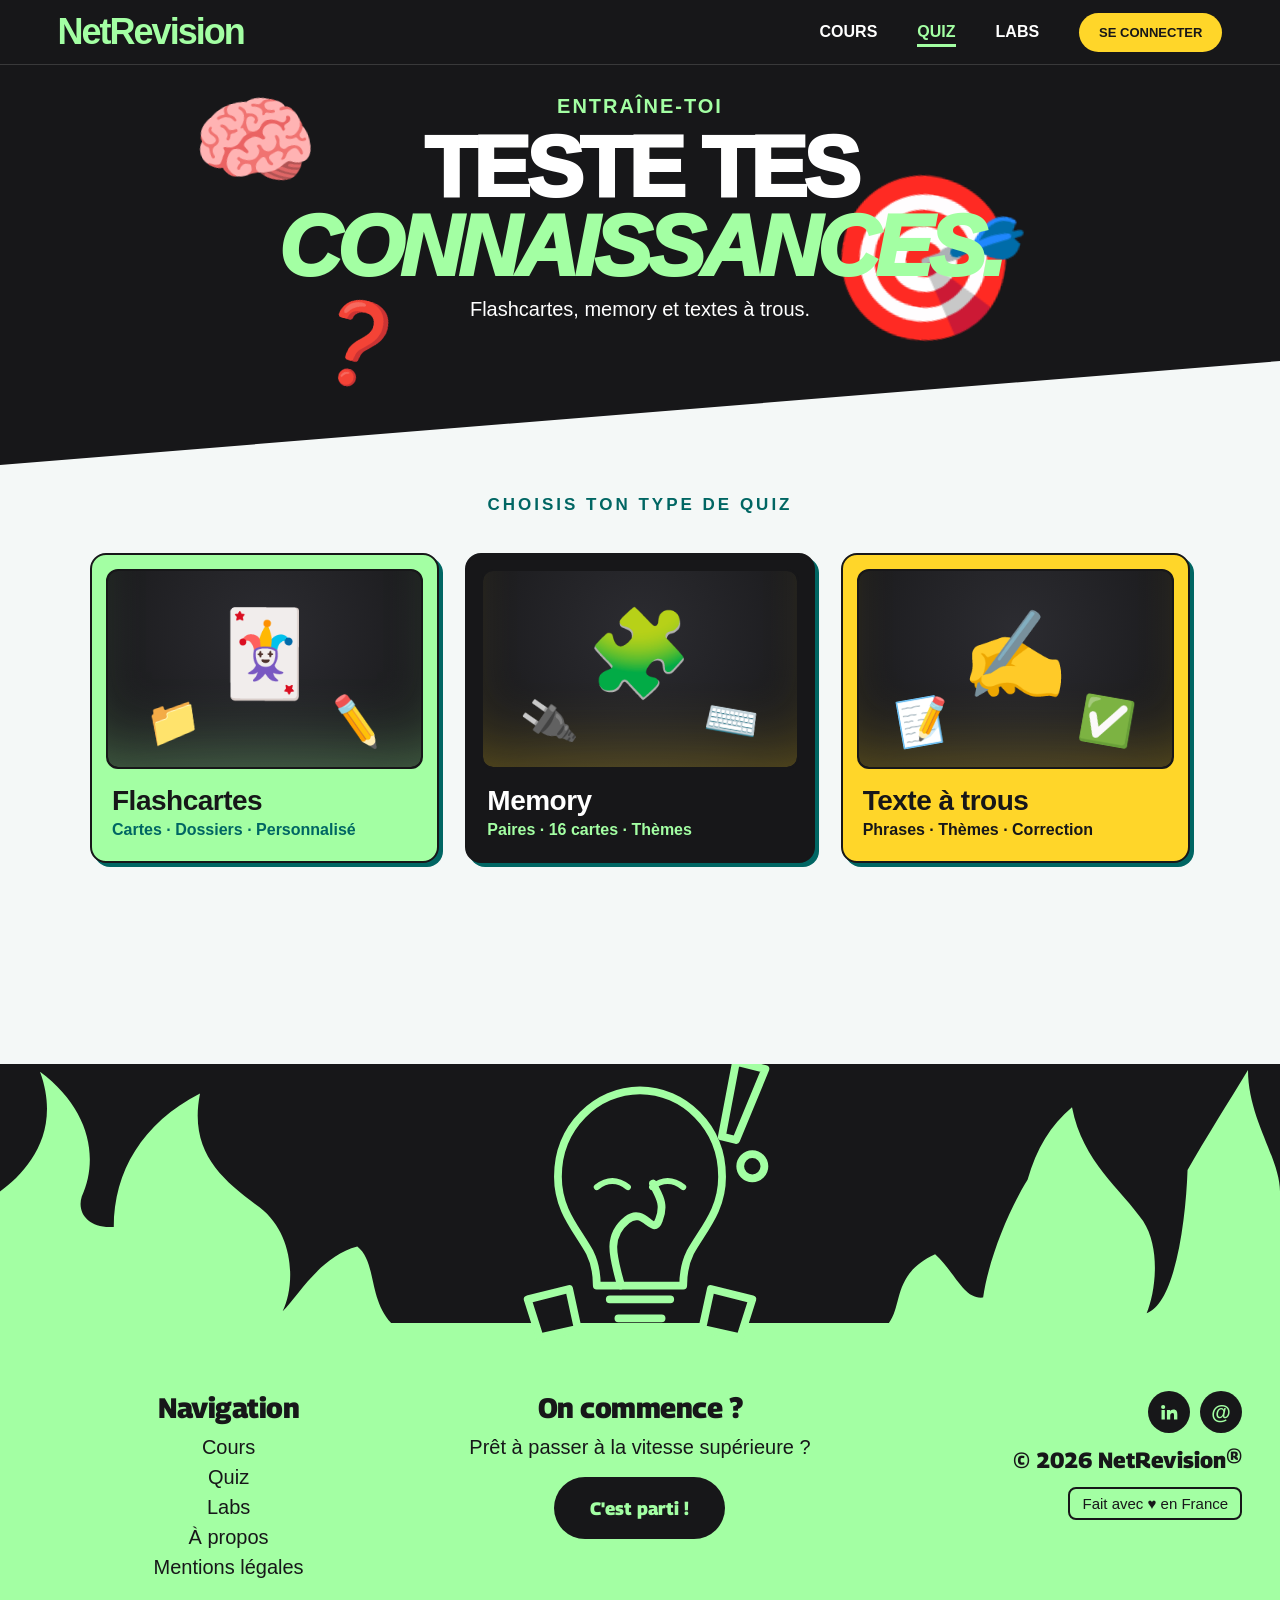
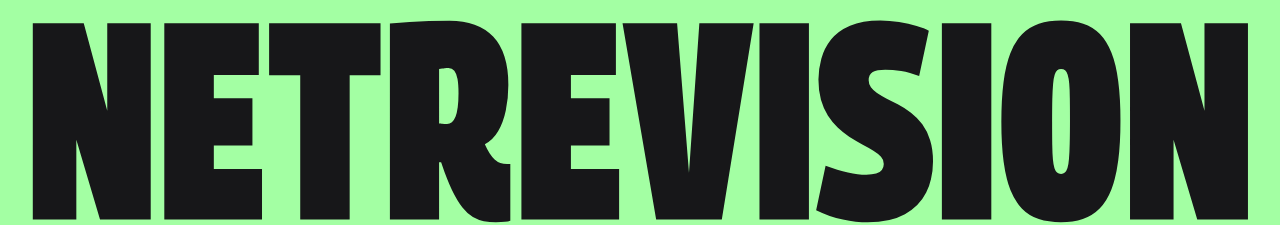
<file: quizz.html>
<!DOCTYPE html>
<html lang="fr">
<head>
<meta charset="UTF-8">
<meta name="viewport" content="width=device-width, initial-scale=1.0">
<meta name="description" content="Quiz NetRevision : flashcartes personnalisées, memory et textes à trous par thèmes.">
<title>Quiz — NetRevision</title>

<link rel="preconnect" href="https://fonts.googleapis.com">
<link rel="preconnect" href="https://fonts.gstatic.com" crossorigin>
<link href="https://fonts.googleapis.com/css2?family=Georama:wdth,wght@62.5..150,100..900&display=swap" rel="stylesheet">
<link rel="stylesheet" href="style.css">
</head>

<body>

<!-- NAVIGATION -->

<nav class="navbar" aria-label="Navigation principale">

    <a href="index.html" class="nav-logo">NetRevision</a>

    <button
        class="menu-toggle"
        id="menu-toggle"
        type="button"
        aria-label="Ouvrir le menu"
        aria-expanded="false"
        aria-controls="nav-links">
        ☰
    </button>

    <ul class="nav-links" id="nav-links">
        <li><a href="cours.html">COURS</a></li>
        <li><a href="quizz.html" class="active-page" aria-current="page">QUIZ</a></li>
        <li><a href="labs.html">LABS</a></li>
        <li>
            <button class="btn" type="button">SE CONNECTER</button>
        </li>
    </ul>

</nav>

<!-- HERO -->

<header class="page-hero">

    <div class="hero-world" aria-hidden="true">🧠</div>
    <div class="hero-computer" aria-hidden="true">❓</div>
    <div class="hero-rocket" aria-hidden="true">🎯</div>

    <p class="hero-eyebrow">ENTRAÎNE-TOI</p>

    <h1>TESTE TES<br><span>CONNAISSANCES.</span></h1>

    <p class="hero-description">Flashcartes, memory et textes à trous.</p>

</header>


<!-- QUIZ -->

<main class="library" id="quiz">
<div class="library-inner">

    <section id="qz-home" aria-label="Choisis un type de quiz">
        <p class="divider-label">CHOISIS TON TYPE DE QUIZ</p>
        <div class="lab-grid three">
            <a href="#flash" class="lab-card lab-vm">
                <div class="lab-visual" aria-hidden="true"><span class="lv-a">🃏</span><span class="lv-b">📁</span><span class="lv-c">✏️</span></div>
                <h2>Flashcartes</h2>
                <p class="lab-tags">Cartes · Dossiers · Personnalisé</p>
            </a>
            <a href="#memory" class="lab-card lab-web">
                <div class="lab-visual" aria-hidden="true"><span class="lv-a">🧩</span><span class="lv-b">🔌</span><span class="lv-c">⌨️</span></div>
                <h2>Memory</h2>
                <p class="lab-tags">Paires · 16 cartes · Thèmes</p>
            </a>
            <a href="#gaps" class="lab-card lab-yel">
                <div class="lab-visual" aria-hidden="true"><span class="lv-a">✍️</span><span class="lv-b">📝</span><span class="lv-c">✅</span></div>
                <h2>Texte à trous</h2>
                <p class="lab-tags">Phrases · Thèmes · Correction</p>
            </a>
        </div>
    </section>

    <section class="panel" id="p-flash" hidden>
        <a href="#" class="back-link qz-back">← Tous les quiz</a>
        <div class="panel-head"><h2>Ton espace</h2><p>FLASHCARTES · DOSSIERS</p></div>
        <div id="fs-root"></div>
    </section>

    <section class="panel" id="p-memory" hidden>
        <a href="#" class="back-link qz-back">← Tous les quiz</a>
        <div class="panel-head"><h2>Memory</h2><p id="mm-sub">CHOISIS UN THÈME</p></div>
        <div id="mm-themes"></div>
        <div id="mm-edit" hidden></div>
        <div class="quiz-card" id="mm-game" hidden>
            <div class="mem-grid" id="mgrid"></div>
            <p class="q-info" id="minfo" aria-live="polite"></p>
            <div class="q-actions">
                <button class="qbtn" id="mre" type="button">Rejouer</button>
                <button class="qbtn alt" id="mth" type="button">← Thèmes</button>
            </div>
        </div>
    </section>

    <section class="panel" id="p-gaps" hidden>
        <a href="#" class="back-link qz-back">← Tous les quiz</a>
        <div class="panel-head"><h2>Texte à trous</h2><p id="gp-sub">CHOISIS UN THÈME</p></div>
        <div id="gp-themes"></div>
        <div id="gp-edit" hidden></div>
        <div class="quiz-card" id="gp-ex" hidden>
            <div id="gbox"></div>
            <div class="q-actions">
                <button class="qbtn" id="gcheck" type="button">Vérifier</button>
                <button class="qbtn alt" id="gredo" type="button">Recommencer</button>
                <button class="qbtn alt" id="gback" type="button">← Thèmes</button>
            </div>
            <p class="q-info" id="ginfo" aria-live="polite"></p>
        </div>
    </section>

</div>
</main>


<!-- FOOTER -->

<footer class="site-footer">

    <div class="bf-scene">

        <svg class="bf-flames" viewBox="0 0 1440 300" preserveAspectRatio="none" aria-hidden="true">
            <path d="M0,300 V130 C30,110 70,70 45,8 C100,45 112,95 92,135 C86,152 100,168 128,166 C128,110 160,60 225,30 C212,90 250,118 292,146 C332,174 332,226 318,252 C336,236 360,196 402,186 C424,202 414,238 440,264 L1000,264 C1016,244 1004,214 1052,194 C1076,214 1084,240 1106,238 C1112,200 1134,150 1156,118 C1166,86 1182,62 1206,44 C1218,100 1262,128 1286,160 C1306,188 1300,232 1290,254 C1322,244 1334,160 1336,108 C1356,76 1384,36 1404,6 C1404,56 1440,96 1440,130 V300 Z"/>
        </svg>

        <svg class="bf-mascot" viewBox="0 0 400 330" aria-hidden="true">
            <g class="wiggle">
                <path class="solid" d="M200 20 C150 20 105 62 105 120 C105 160 128 182 142 208 C148 220 150 232 150 246 H250 C250 232 252 220 258 208 C272 182 295 160 295 120 C295 62 250 20 200 20 Z"/>
                <path class="line" d="M165 262 H235 M175 284 H225"/>
                <path class="line" d="M178 246 C170 215 160 190 185 170 C205 154 215 190 222 170 C230 150 220 140 215 128"/>
                <path class="face" d="M150 132 Q168 118 186 132"/>
                <path class="face" d="M214 132 Q232 118 250 132"/>
                <path class="solid" d="M300 -10 L335 -10 L322 78 L305 78 Z" transform="rotate(14 318 34)"/>
                <circle class="solid" cx="330" cy="108" r="14"/>
            </g>
            <g class="solid">
                <path d="M70 262 L118 250 L128 296 L84 306 Z"/>
                <path d="M282 250 L330 262 L316 306 L272 296 Z"/>
            </g>
        </svg>

    </div>

    <div class="bf-body">

        <div class="bf-cols">

            <nav class="bf-nav" aria-label="Navigation du pied de page">
                <h2 class="bf-title">Navigation</h2>
                <ul>
                    <li><a href="cours.html">Cours</a></li>
                    <li><a href="quizz.html">Quiz</a></li>
                    <li><a href="labs.html">Labs</a></li>
                    <li><a href="#">À propos</a></li>
                    <li><a href="#">Mentions légales</a></li>
                </ul>
            </nav>

            <div class="bf-hi">
                <h2 class="bf-title">On commence ?</h2>
                <p>Prêt à passer à la vitesse supérieure ?</p>
                <a href="cours.html" class="bf-pill">C'est parti !</a>
            </div>

            <div class="bf-side">
                <div class="bf-social">
                    <a href="#" aria-label="LinkedIn" target="_blank" rel="noopener">
                        <svg viewBox="0 0 24 24" aria-hidden="true"><path d="M4.98 3.5a2.5 2.5 0 1 1 0 5 2.5 2.5 0 0 1 0-5ZM3 9.5h4V21H3V9.5Zm6.5 0h3.8v1.6h.1c.5-1 1.8-2 3.8-2 4 0 4.8 2.6 4.8 6V21h-4v-5c0-1.2 0-2.8-1.7-2.8S13.5 14.6 13.5 16v5h-4V9.5Z"/></svg>
                    </a>
                    <a href="#" aria-label="Threads" target="_blank" rel="noopener">@</a>
                </div>
                <p class="bf-copy">© 2026 NetRevision®</p>
                <a href="#" class="bf-badge">Fait avec ♥ en France</a>
            </div>

        </div>

        <svg class="bf-wordmark" viewBox="0 0 1000 172" role="img" aria-label="NetRevision">
            <text x="0" y="168" font-size="228" textLength="1000" lengthAdjust="spacingAndGlyphs">NETREVISION</text>
        </svg>

    </div>

</footer>


<!-- JAVASCRIPT -->

<script>

/* ---------- Menu hamburger ---------- */

const menuToggle = document.getElementById("menu-toggle");
const navLinks = document.getElementById("nav-links");

function closeMenu() {
    navLinks.classList.remove("active");
    menuToggle.textContent = "☰";
    menuToggle.setAttribute("aria-expanded", "false");
    menuToggle.setAttribute("aria-label", "Ouvrir le menu");
}

menuToggle.addEventListener("click", () => {
    const isOpen = navLinks.classList.toggle("active");
    menuToggle.textContent = isOpen ? "✕" : "☰";
    menuToggle.setAttribute("aria-expanded", String(isOpen));
    menuToggle.setAttribute("aria-label", isOpen ? "Fermer le menu" : "Ouvrir le menu");
});

navLinks.querySelectorAll("a").forEach(link => {
    link.addEventListener("click", closeMenu);
});

window.addEventListener("resize", () => {
    if (window.innerWidth > 700) closeMenu();
});


const $ = s => document.querySelector(s);
const esc = s => String(s).replace(/[&<>"]/g, c => ({ "&": "&amp;", "<": "&lt;", ">": "&gt;", '"': "&quot;" }[c]));
const norm = t => t.toLowerCase().trim().normalize("NFD").replace(/[\u0300-\u036f]/g, "");
const shuffle = a => [...a].sort(() => Math.random() - .5);
const store = {
    get(k, d) { try { const v = JSON.parse(localStorage.getItem(k)); return v == null ? d : v; } catch (e) { return d; } },
    set(k, v) { try { localStorage.setItem(k, JSON.stringify(v)); } catch (e) {} }
};

/* =====================================
   FLASHCARTES
===================================== */

const FL0 = {
    nid: 20,
    folders: [{ id: 1, name: "Réseaux" }, { id: 2, name: "Linux" }, { id: 3, name: "Cybersécurité" }],
    cards: [
        { id: 1, f: 1, q: "Que signifie DNS ?", a: "Domain Name System : traduit un nom de domaine en adresse IP." },
        { id: 2, f: 1, q: "Combien de couches compte le modèle OSI ?", a: "7 couches." },
        { id: 3, f: 1, q: "Port par défaut de HTTPS ?", a: "443" },
        { id: 4, f: 1, q: "Que représente le masque /24 ?", a: "255.255.255.0" },
        { id: 5, f: 2, q: "Que fait la commande ls ?", a: "Elle liste le contenu d'un dossier." },
        { id: 6, f: 2, q: "Que fait la commande chmod ?", a: "Elle modifie les droits d'un fichier." },
        { id: 7, f: 2, q: "Que fait la commande grep ?", a: "Elle cherche du texte dans un fichier." },
        { id: 8, f: 3, q: "Chiffrement asymétrique : combien de clés ?", a: "Deux : une publique et une privée." },
        { id: 9, f: 3, q: "Que fait un pare-feu ?", a: "Il filtre le trafic réseau entrant et sortant." },
        { id: 10, f: 3, q: "Qu'est-ce que le phishing ?", a: "Une arnaque qui imite un site ou un mail pour voler des informations." }
    ]
};

let fl = store.get("nr-fl", null) || FL0;
let fv = "dossiers", fcur = 0, fidx = 0, fshuf = 0, fdel = 0, fedit = 0, fsort = "recent";
const flSave = () => store.set("nr-fl", fl);
const plur = (n, s) => n + " " + s + (n > 1 ? "s" : "");

function flCards() {
    let l = fl.cards.filter(c => fv !== "folder" || c.f === fcur);
    if (fshuf) l = l.slice().sort((x, y) => ((x.id * fshuf) % 97) - ((y.id * fshuf) % 97));
    return l;
}

function studyHTML(cs) {
    const n = cs.length;
    if (!n) return `<div class="quiz-card"><p class="hv-empty">Aucune carte ici. Ajoute-en une ci-dessous !</p></div>`;
    if (fidx >= n) fidx = 0;
    return `<button class="fc" id="fc" type="button" aria-label="Retourner la carte"><div class="fc-in"><div class="fc-face">${esc(cs[fidx].q)}</div><div class="fc-face fc-back">${esc(cs[fidx].a)}</div></div></button>
        <div class="fl-prog"><i style="width:${(fidx + 1) / n * 100}%"></i></div>
        <div class="fl-bar"><button class="qbtn sm alt" id="fl-prev" type="button" aria-label="Carte précédente">←</button><span>${fidx + 1} / ${n}</span><button class="qbtn sm alt" id="fl-next" type="button" aria-label="Carte suivante">→</button><button class="qbtn sm" id="fl-shuf" type="button">🔀 Mélanger</button></div>`;
}

function addHTML() {
    const sel = fv === "folder" ? "" : `<select id="fs-sel" aria-label="Dossier">${fl.folders.map(f => `<option value="${f.id}">${esc(f.name)}</option>`).join("")}</select>`;
    return `<div class="fs-banner fs-add"><b>＋</b><input id="fs-q" maxlength="120" placeholder="Terme ou question" aria-label="Terme ou question"><input id="fs-a" maxlength="200" placeholder="Définition ou réponse" aria-label="Définition ou réponse">${sel}<button class="qbtn sm" id="fs-addc" type="button">Ajouter</button></div><p class="q-info" id="fs-msg" aria-live="polite"></p>`;
}

function listHTML(cs) {
    return `<ul class="fl-list">${cs.map(c => c.id === fedit
        ? `<li class="fl-edit"><input id="fe-q" maxlength="120" value="${esc(c.q)}" aria-label="Terme ou question"><input id="fe-a" maxlength="200" value="${esc(c.a)}" aria-label="Définition ou réponse"><button class="qbtn sm" data-fsave="${c.id}" type="button">Enregistrer</button><button class="qbtn sm alt" data-fcancel="1" type="button">Annuler</button><span class="fe-msg" id="fe-msg" aria-live="polite"></span></li>`
        : `<li><div><b>${esc(c.q)}</b>${esc(c.a)}</div><button class="fl-pen" data-ecard="${c.id}" type="button" aria-label="Modifier la carte" title="Modifier">✏️</button><button data-del="${c.id}" type="button" aria-label="Supprimer la carte">🗑</button></li>`).join("")}</ul>`;
}

function saveEdit() {
    const c = fl.cards.find(x => x.id === fedit), q = $("#fe-q").value.trim(), a = $("#fe-a").value.trim();
    if (!q || !a) { $("#fe-msg").textContent = "Le terme et la définition ne peuvent pas être vides."; return false; }
    c.q = q; c.a = a; fedit = 0; flSave();
    return true;
}

function flRender() {
    const root = $("#fs-root");
    if (fv === "folder") {
        const f = fl.folders.find(x => x.id === fcur);
        if (!f) { fv = "dossiers"; flRender(); return; }
        const cs = flCards();
        root.innerHTML = `<a href="#" class="back-link qz-back" id="fs-back">← Mes dossiers</a>
            <h3 class="fs-sub">📁 ${esc(f.name)} <small>${plur(cs.length, "carte")}</small></h3>` + studyHTML(cs) + addHTML() + listHTML(cs);
        return;
    }
    const pills = `<div class="fs-pills"><button class="tab ${fv === "dossiers" ? "on" : ""}" data-v="dossiers" type="button">📁 Dossiers</button><button class="tab ${fv === "all" ? "on" : ""}" data-v="all" type="button">🃏 Toutes les cartes</button></div>`;
    if (fv === "all") {
        const cs = flCards();
        root.innerHTML = pills + studyHTML(cs) + addHTML() + listHTML(cs);
        return;
    }
    const fs = fl.folders.slice().sort((x, y) => fsort === "az" ? x.name.localeCompare(y.name) : y.id - x.id);
    root.innerHTML = pills +
        `<div class="fs-banner"><b>📁</b><input id="fs-newf" maxlength="24" placeholder="Crée un dossier pour organiser tes flashcartes" aria-label="Nom du nouveau dossier"><button class="qbtn sm" id="fs-newbtn" type="button">Créer</button></div>
         <div class="fs-sort"><button id="fs-sort" type="button">Trier : ${fsort === "az" ? "A → Z" : "plus récents"} ⇅</button></div>` +
        (fs.length ? `<ul class="fs-list">${fs.map(f => `<li class="fs-row"><button class="fs-open" data-open="${f.id}" type="button"><span class="fs-ico">📁</span><span><strong>${esc(f.name)}</strong><small>Dossier · ${plur(fl.cards.filter(c => c.f === f.id).length, "carte")}</small></span></button><button class="fs-del" data-delf="${f.id}" type="button" aria-label="Supprimer le dossier">${fdel === f.id ? "Confirmer ?" : "🗑"}</button></li>`).join("")}</ul>`
            : `<p class="hv-empty">Aucun dossier pour le moment.</p>`);
}

function addCard() {
    const q = $("#fs-q").value.trim(), a = $("#fs-a").value.trim();
    const f = fv === "folder" ? fcur : +($("#fs-sel") || {}).value;
    if (!f) { $("#fs-msg").textContent = "Crée d'abord un dossier."; return; }
    if (!q || !a) { $("#fs-msg").textContent = "Remplis le terme et la définition."; return; }
    fl.cards.push({ id: fl.nid++, f, q, a }); flSave(); flRender();
    $("#fs-msg").textContent = "✅ Carte ajoutée.";
}

function addFolder() {
    const n = $("#fs-newf").value.trim();
    if (!n) return;
    fl.folders.push({ id: fl.nid++, name: n }); flSave(); flRender();
}

$("#fs-root").addEventListener("click", e => {
    const t = e.target;
    const pill = t.closest("[data-v]"), open = t.closest("[data-open]"), df = t.closest("[data-delf]"), dc = t.closest("[data-del]"), ec = t.closest("[data-ecard]");
    if (pill) { fv = pill.dataset.v; fidx = 0; fshuf = 0; fedit = 0; }
    else if (open) { fv = "folder"; fcur = +open.dataset.open; fidx = 0; fshuf = 0; fedit = 0; }
    else if (t.closest("#fs-back")) { e.preventDefault(); e.stopPropagation(); fv = "dossiers"; fidx = 0; fshuf = 0; fedit = 0; }
    else if (t.closest("#fs-sort")) fsort = fsort === "az" ? "recent" : "az";
    else if (t.closest("#fs-newbtn")) { addFolder(); return; }
    else if (t.closest("#fs-addc")) { addCard(); return; }
    else if (df) {
        const id = +df.dataset.delf;
        if (fdel !== id) fdel = id;
        else { fl.folders = fl.folders.filter(f => f.id !== id); fl.cards = fl.cards.filter(c => c.f !== id); fdel = 0; flSave(); }
    }
    else if (ec) fedit = +ec.dataset.ecard;
    else if (t.closest("[data-fcancel]")) fedit = 0;
    else if (t.closest("[data-fsave]")) { if (!saveEdit()) return; }
    else if (dc) { fl.cards = fl.cards.filter(c => c.id !== +dc.dataset.del); flSave(); }
    else if (t.closest("#fc")) { $("#fc").classList.toggle("flip"); return; }
    else if (t.id === "fl-prev" || t.id === "fl-next") { const n = flCards().length; fidx = (fidx + (t.id === "fl-next" ? 1 : -1) + n) % n; }
    else if (t.id === "fl-shuf") { fshuf = 1 + Math.floor(Math.random() * 1000); fidx = 0; }
    else return;
    if (!df) fdel = 0;
    flRender();
});

$("#fs-root").addEventListener("keydown", e => {
    const id = e.target.id;
    if (e.key === "Escape" && (id === "fe-q" || id === "fe-a")) { fedit = 0; flRender(); return; }
    if (e.key !== "Enter") return;
    if (id === "fs-newf") addFolder();
    if (id === "fs-q" || id === "fs-a") addCard();
    if ((id === "fe-q" || id === "fe-a") && saveEdit()) flRender();
});


/* =====================================
   MEMORY (8 paires = 16 cartes par grille)
===================================== */

const MEM0 = [
    { n: "Ports d'écoute", e: "🔌", p: [["22", "SSH"], ["80", "HTTP"], ["443", "HTTPS"], ["53", "DNS"], ["25", "SMTP"], ["21", "FTP"], ["3306", "MySQL"], ["3389", "RDP"]] },
    { n: "Protocoles et fonctions", e: "📡", p: [["DHCP", "Attribue les IP"], ["ARP", "IP → adresse MAC"], ["ICMP", "Ping et diagnostic"], ["TCP", "Transport fiable"], ["UDP", "Transport rapide"], ["NAT", "Traduit les adresses"], ["VLAN", "Réseau virtuel"], ["VPN", "Tunnel chiffré"]] },
    { n: "Commandes Linux", e: "🐧", p: [["ls", "Liste les fichiers"], ["cd", "Change de dossier"], ["pwd", "Dossier actuel"], ["chmod", "Modifie les droits"], ["grep", "Cherche du texte"], ["ps", "Liste les processus"], ["sudo", "Mode administrateur"], ["cat", "Affiche un fichier"]] },
    { n: "Cybersécurité", e: "🛡️", p: [["Phishing", "Hameçonnage"], ["Pare-feu", "Filtre le trafic"], ["2FA", "Double authentification"], ["Hash", "Empreinte irréversible"], ["AES", "Chiffrement symétrique"], ["RSA", "Chiffrement asymétrique"], ["DDoS", "Attaque par saturation"], ["TLS", "Chiffre les échanges web"]] }
];

let MEMT = store.get("nr-mem", null) || MEM0;
const memSave = () => store.set("nr-mem", MEMT);

let mOpen = null, mLock = false, mMoves = 0, mFound = 0, mTotal = 0, mTheme = "rand";

function mmThemes() {
    ed = null;
    $("#mm-game").hidden = true; $("#mm-edit").hidden = true; $("#mm-themes").hidden = false; $("#mm-sub").textContent = "CHOISIS UN THÈME";
    $("#mm-themes").innerHTML = `<div class="theme-grid"><button class="theme rand" data-t="rand" type="button"><b>🎲</b><strong>Aléatoire</strong><small>PIOCHE DANS TOUS LES DOSSIERS · 16 CARTES</small></button>` +
        MEMT.map((t, i) => `<div class="theme-wrap"><button class="theme" data-t="${i}" type="button"><b>${esc(t.e)}</b><strong>${esc(t.n)}</strong><small>${t.p.length * 2} CARTES${t.p.length < 8 ? " · MIN. 16" : ""}</small></button><button class="theme-edit" data-edit="${i}" type="button" aria-label="Modifier le thème ${esc(t.n)}" title="Modifier">✏️</button></div>`).join("") +
        `<button class="theme new" data-new="1" type="button"><b>＋</b><strong>Créer un thème</strong><small>TES PROPRES CARTES</small></button></div>`;
}

function memPairs(t) {
    if (t !== "rand") return MEMT[+t].p;
    const pools = MEMT.map(x => shuffle(x.p)), out = [];
    for (let k = 0; out.length < 8 && pools.some(p => p.length > k); k++) pools.forEach(p => { if (out.length < 8 && p[k]) out.push(p[k]); });
    return out;
}

/* Création et modification des thèmes */
let ed = null;

function mmEditRender() {
    $("#mm-themes").hidden = true; $("#mm-game").hidden = true; $("#mm-edit").hidden = false;
    $("#mm-sub").textContent = ed.i === -1 ? "NOUVEAU THÈME" : "MODIFIER LE THÈME";
    $("#mm-edit").innerHTML = `<div class="quiz-card"><div class="fld-grid"><label>Nom du thème<input id="ed-name" maxlength="30" value="${esc(ed.name)}"></label><label>Emoji<input id="ed-emo" maxlength="4" value="${esc(ed.e)}"></label></div>
        <h3 class="ed-h">Paires de cartes <small>${ed.p.length} PAIRES · ${ed.p.length * 2} CARTES (MINIMUM 16)</small></h3>
        <div class="ed-rows">${ed.p.map((x, k) => `<div class="ed-row"><input data-k="${k}" data-s="0" value="${esc(x[0])}" placeholder="Terme" aria-label="Terme ${k + 1}"><span>↔</span><input data-k="${k}" data-s="1" value="${esc(x[1])}" placeholder="Définition" aria-label="Définition ${k + 1}"><button data-rm="${k}" type="button" aria-label="Supprimer la paire">🗑</button></div>`).join("")}</div>
        <p class="q-info" id="ed-msg" aria-live="polite"></p>
        <div class="q-actions"><button class="qbtn sm alt" id="ed-add" type="button">＋ Ajouter une paire</button><button class="qbtn" id="ed-save" type="button">Enregistrer</button><button class="qbtn alt" id="ed-cancel" type="button">Annuler</button>${ed.i === -1 ? "" : `<button class="qbtn sm" id="ed-del" type="button">${ed.del ? "Confirmer la suppression ?" : "🗑 Supprimer le thème"}</button>`}</div></div>`;
}

function edSync() {
    ed.name = $("#ed-name").value; ed.e = $("#ed-emo").value;
    document.querySelectorAll("#mm-edit [data-k]").forEach(inp => { ed.p[+inp.dataset.k][+inp.dataset.s] = inp.value; });
}

$("#mm-edit").addEventListener("click", e => {
    const t = e.target, rm = t.closest("[data-rm]");
    if (rm) { edSync(); ed.p.splice(+rm.dataset.rm, 1); mmEditRender(); }
    else if (t.id === "ed-add") {
        edSync(); ed.p.push(["", ""]); mmEditRender();
        const last = document.querySelector('#mm-edit [data-k="' + (ed.p.length - 1) + '"]'); if (last) last.focus();
    }
    else if (t.id === "ed-cancel") mmThemes();
    else if (t.id === "ed-del") {
        edSync();
        if (!ed.del) { ed.del = true; mmEditRender(); }
        else { MEMT.splice(ed.i, 1); memSave(); mmThemes(); }
    }
    else if (t.id === "ed-save") {
        edSync();
        const p = ed.p.map(x => [x[0].trim(), x[1].trim()]).filter(x => x[0] && x[1]);
        if (!ed.name.trim()) { $("#ed-msg").textContent = "Donne un nom au thème."; return; }
        if (!p.length) { $("#ed-msg").textContent = "Ajoute au moins une paire complète."; return; }
        const th = { n: ed.name.trim(), e: ed.e.trim() || "🧩", p };
        if (ed.i === -1) MEMT.push(th); else MEMT[ed.i] = th;
        memSave(); mmThemes();
    }
});

function mmInfo() {
    $("#minfo").textContent = mFound === mTotal ? `🎉 Bravo ! Terminé en ${mMoves} coups.` : `Coups : ${mMoves} · Paires : ${mFound} / ${mTotal}`;
}

function mmStart(t) {
    mTheme = t;
    const pairs = memPairs(t);
    if (pairs.length < 8) { $("#mm-sub").textContent = "IL FAUT AU MOINS 8 PAIRES (16 CARTES) POUR JOUER"; return; }
    mOpen = null; mLock = false; mMoves = 0; mFound = 0; mTotal = pairs.length;
    $("#mm-themes").hidden = true; $("#mm-game").hidden = false;
    $("#mm-sub").textContent = "THÈME : " + (t === "rand" ? "ALÉATOIRE" : MEMT[+t].n.toUpperCase());
    $("#mgrid").innerHTML = shuffle(pairs.flatMap((p, i) => [{ i, t: p[0] }, { i, t: p[1] }]))
        .map(c => `<button class="mem-card" type="button" data-i="${c.i}">${esc(c.t)}</button>`).join("");
    mmInfo();
}

$("#mm-themes").onclick = e => {
    const ed_ = e.target.closest("[data-edit]"), nw = e.target.closest("[data-new]"), b = e.target.closest("[data-t]");
    if (ed_) { const i = +ed_.dataset.edit; ed = { i, name: MEMT[i].n, e: MEMT[i].e, p: MEMT[i].p.map(x => x.slice()), del: false }; mmEditRender(); }
    else if (nw) { ed = { i: -1, name: "", e: "🧩", p: Array.from({ length: 8 }, () => ["", ""]) }; mmEditRender(); }
    else if (b) mmStart(b.dataset.t);
};
$("#mre").onclick = () => mmStart(mTheme);
$("#mth").onclick = mmThemes;

$("#mgrid").addEventListener("click", e => {
    const b = e.target.closest(".mem-card");
    if (!b || mLock || b === mOpen || b.classList.contains("done")) return;
    b.classList.add("open");
    if (!mOpen) { mOpen = b; return; }
    mMoves++;
    if (mOpen.dataset.i === b.dataset.i) {
        [mOpen, b].forEach(x => { x.classList.remove("open"); x.classList.add("done"); });
        mFound++; mOpen = null; mmInfo();
    } else {
        mLock = true;
        const a = mOpen; mOpen = null; mmInfo();
        setTimeout(() => { a.classList.remove("open"); b.classList.remove("open"); mLock = false; }, 900);
    }
});


/* =====================================
   TEXTE À TROUS
===================================== */

const GAP0 = [
    { n: "Réseaux", e: "🌐", s: [
        { t: "Le protocole ___ traduit un nom de domaine en adresse IP.", a: ["dns"] },
        { t: "Une adresse IPv4 est codée sur ___ bits.", a: ["32"] },
        { t: "Le port par défaut du protocole HTTPS est le ___.", a: ["443"] },
        { t: "Le modèle OSI comporte ___ couches.", a: ["7", "sept"] },
        { t: "Le protocole ___ attribue automatiquement les adresses IP.", a: ["dhcp"] } ] },
    { n: "Linux", e: "🐧", s: [
        { t: "La commande ___ affiche le contenu d'un dossier.", a: ["ls"] },
        { t: "Pour changer de dossier, on utilise la commande ___.", a: ["cd"] },
        { t: "La commande ___ modifie les droits d'un fichier.", a: ["chmod"] },
        { t: "La commande ___ cherche du texte dans un fichier.", a: ["grep"] },
        { t: "Le dossier personnel de l'administrateur s'appelle /___.", a: ["root"] } ] },
    { n: "Cybersécurité", e: "🛡️", s: [
        { t: "Un ___ filtre le trafic entrant et sortant d'un réseau.", a: ["pare-feu", "parefeu", "firewall"] },
        { t: "Le chiffrement ___ utilise une clé publique et une clé privée.", a: ["asymétrique"] },
        { t: "Le ___ imite un site ou un mail pour voler des informations.", a: ["phishing", "hameçonnage"] },
        { t: "Une attaque ___ sature un serveur de requêtes.", a: ["ddos"] },
        { t: "La double authentification s'abrège en ___.", a: ["2fa"] } ] },
    { n: "Développement web", e: "💻", s: [
        { t: "HTML signifie HyperText ___ Language.", a: ["markup"] },
        { t: "On utilise le langage ___ pour mettre en forme une page web.", a: ["css"] },
        { t: "La balise ___ sert à créer un lien.", a: ["a"] },
        { t: "Le langage ___ rend une page web interactive.", a: ["javascript", "js"] },
        { t: "La balise ___ affiche une image.", a: ["img"] } ] }
];

let GAPT = store.get("nr-gap", null) || GAP0;
const gapSave = () => store.set("nr-gap", GAPT);

let gt = null, ge = null;

function gpThemes() {
    ge = null;
    $("#gp-ex").hidden = true; $("#gp-edit").hidden = true; $("#gp-themes").hidden = false; $("#gp-sub").textContent = "CHOISIS UN THÈME";
    $("#gp-themes").innerHTML = `<div class="theme-grid">` + GAPT.map((t, i) =>
        `<div class="theme-wrap"><button class="theme" data-t="${i}" type="button"><b>${esc(t.e)}</b><strong>${esc(t.n)}</strong><small>${t.s.length} PHRASES</small></button><button class="theme-edit" data-edit="${i}" type="button" aria-label="Modifier le thème ${esc(t.n)}" title="Modifier">✏️</button></div>`).join("") +
        `<button class="theme new" data-new="1" type="button"><b>＋</b><strong>Créer un thème</strong><small>TES PROPRES PHRASES</small></button></div>`;
}

/* Création et modification des thèmes */
function geRender() {
    $("#gp-themes").hidden = true; $("#gp-ex").hidden = true; $("#gp-edit").hidden = false;
    $("#gp-sub").textContent = ge.i === -1 ? "NOUVEAU THÈME" : "MODIFIER LE THÈME";
    $("#gp-edit").innerHTML = `<div class="quiz-card"><div class="fld-grid"><label>Nom du thème<input id="ge-name" maxlength="30" value="${esc(ge.name)}"></label><label>Emoji<input id="ge-emo" maxlength="4" value="${esc(ge.e)}"></label></div>
        <h3 class="ed-h">Phrases <small>ÉCRIS ___ À LA PLACE DU MOT MANQUANT (UN TROU PAR PHRASE) · PLUSIEURS RÉPONSES : SÉPARE-LES PAR /</small></h3>
        <div class="ed-rows">${ge.s.map((x, k) => `<div class="ed-row ed-gap"><input data-k="${k}" data-s="0" value="${esc(x[0])}" placeholder="Ex : Le port de HTTPS est le ___." aria-label="Phrase ${k + 1}"><input data-k="${k}" data-s="1" value="${esc(x[1])}" placeholder="Réponse" aria-label="Réponse ${k + 1}"><button data-rm="${k}" type="button" aria-label="Supprimer la phrase">🗑</button></div>`).join("")}</div>
        <p class="q-info" id="ge-msg" aria-live="polite"></p>
        <div class="q-actions"><button class="qbtn sm alt" id="ge-add" type="button">＋ Ajouter une phrase</button><button class="qbtn" id="ge-save" type="button">Enregistrer</button><button class="qbtn alt" id="ge-cancel" type="button">Annuler</button>${ge.i === -1 ? "" : `<button class="qbtn sm" id="ge-del" type="button">${ge.del ? "Confirmer la suppression ?" : "🗑 Supprimer le thème"}</button>`}</div></div>`;
}

function geSync() {
    ge.name = $("#ge-name").value; ge.e = $("#ge-emo").value;
    document.querySelectorAll("#gp-edit [data-k]").forEach(inp => { ge.s[+inp.dataset.k][+inp.dataset.s] = inp.value; });
}

$("#gp-edit").addEventListener("click", e => {
    const t = e.target, rm = t.closest("[data-rm]");
    if (rm) { geSync(); ge.s.splice(+rm.dataset.rm, 1); geRender(); }
    else if (t.id === "ge-add") {
        geSync(); ge.s.push(["", ""]); geRender();
        const last = document.querySelector('#gp-edit [data-k="' + (ge.s.length - 1) + '"]'); if (last) last.focus();
    }
    else if (t.id === "ge-cancel") gpThemes();
    else if (t.id === "ge-del") {
        geSync();
        if (!ge.del) { ge.del = true; geRender(); }
        else { GAPT.splice(ge.i, 1); gapSave(); gpThemes(); }
    }
    else if (t.id === "ge-save") {
        geSync();
        const rows = ge.s.map(x => [x[0].trim(), x[1].trim()]).filter(x => x[0] || x[1]);
        if (!ge.name.trim()) { $("#ge-msg").textContent = "Donne un nom au thème."; return; }
        if (!rows.length) { $("#ge-msg").textContent = "Ajoute au moins une phrase."; return; }
        const bad = rows.findIndex(x => x[0].split("___").length !== 2 || !x[1].split("/").some(a => a.trim()));
        if (bad >= 0) { $("#ge-msg").textContent = "Phrase " + (bad + 1) + " : il faut un seul ___ et au moins une réponse."; return; }
        const th = { n: ge.name.trim(), e: ge.e.trim() || "📝", s: rows.map(x => ({ t: x[0], a: x[1].split("/").map(a => a.trim()).filter(Boolean) })) };
        if (ge.i === -1) GAPT.push(th); else GAPT[ge.i] = th;
        gapSave(); gpThemes();
    }
});

function gpStart(i) {
    gt = GAPT[+i];
    $("#gp-themes").hidden = true; $("#gp-ex").hidden = false; $("#gp-sub").textContent = "THÈME : " + gt.n.toUpperCase();
    $("#gbox").innerHTML = gt.s.map((g, j) => `<p class="gap-line">${g.t.replace("___", `<input type="text" data-i="${j}" autocomplete="off" aria-label="Réponse ${j + 1}">`)}</p>`).join("");
    $("#ginfo").textContent = "";
}

$("#gp-themes").onclick = e => {
    const ed_ = e.target.closest("[data-edit]"), nw = e.target.closest("[data-new]"), b = e.target.closest("[data-t]");
    if (ed_) { const i = +ed_.dataset.edit; ge = { i, name: GAPT[i].n, e: GAPT[i].e, s: GAPT[i].s.map(x => [x.t, x.a.join(" / ")]), del: false }; geRender(); }
    else if (nw) { ge = { i: -1, name: "", e: "📝", s: Array.from({ length: 5 }, () => ["", ""]), del: false }; geRender(); }
    else if (b) gpStart(b.dataset.t);
};
$("#gredo").onclick = () => gpStart(GAPT.indexOf(gt));
$("#gback").onclick = gpThemes;

$("#gcheck").onclick = () => {
    let n = 0;
    document.querySelectorAll("#gbox input").forEach(inp => {
        const ok = gt.s[+inp.dataset.i].a.map(norm).includes(norm(inp.value));
        inp.classList.toggle("ok", ok); inp.classList.toggle("ko", !ok);
        if (ok) n++;
    });
    $("#ginfo").textContent = `Score : ${n} / ${gt.s.length}` + (n === gt.s.length ? " 🎉" : "");
};


/* =====================================
   NAVIGATION ENTRE LES TYPES DE QUIZ
===================================== */

function route() {
    const k = location.hash.replace("#", "");
    const ok = ["flash", "memory", "gaps"].includes(k);
    $("#qz-home").hidden = ok;
    ["flash", "memory", "gaps"].forEach(x => { $("#p-" + x).hidden = x !== k; });
    if (!ok) return;
    if (k === "memory") mmThemes();
    if (k === "gaps") gpThemes();
    $("#quiz").scrollIntoView();
}

document.querySelectorAll(".panel > .qz-back").forEach(a => a.addEventListener("click", e => {
    e.preventDefault();
    history.pushState("", document.title, location.pathname + location.search);
    route();
}));
window.addEventListener("hashchange", route);

flRender(); route();

</script>

</body>
</html>
</file>
<file: style.css>
/* =====================================
   1. VARIABLES ET RESET
===================================== */

:root {
    --black: #171719;
    --green: #006663;
    --mint: #a3ffa3;
    --yellow: #ffd629;
    --white: #ffffff;
    --background: #f4f8f7;
}

* {
    margin: 0;
    padding: 0;
    box-sizing: border-box;
    font-family: 'Arial', 'Segoe UI', sans-serif;
}

html { scroll-behavior: smooth; }

body {
    background: var(--background);
    color: var(--black);
    min-height: 100vh;
    overflow-x: hidden;
}

[hidden] { display: none !important; }

/* =====================================
   2. NAVIGATION (toutes les pages)
===================================== */

.navbar {
    width: 100%;
    height: 65px;
    padding: 0 4.5%;
    display: flex;
    justify-content: space-between;
    align-items: center;
    background: var(--black);
    border-bottom: 1px solid #ffffff25;
    position: relative;
    z-index: 100;
}

.nav-logo {
    color: var(--mint);
    font-size: 36px;
    font-weight: 900;
    letter-spacing: -2px;
    text-decoration: none;
}

.nav-links {
    list-style: none;
    display: flex;
    align-items: center;
    gap: 40px;
}

.nav-links a {
    color: white;
    text-decoration: none;
    font-size: 16px;
    font-weight: 800;
    transition: .25s;
}

.nav-links a:hover,
.nav-links a.active-page { color: var(--mint); }

.nav-links a.active-page {
    border-bottom: 3px solid var(--mint);
    padding-bottom: 4px;
}

.nav-links .btn {
    display: inline-block;
    border: none;
    background: var(--yellow);
    color: var(--black);
    padding: 12px 20px;
    border-radius: 30px;
    font-size: 13px;
    font-weight: 900;
    cursor: pointer;
    transition: .3s;
}

.nav-links .btn:hover {
    background: var(--mint);
    transform: translateY(-3px);
}

.menu-toggle {
    display: none;
    background: none;
    border: none;
    color: var(--mint);
    font-size: 30px;
    cursor: pointer;
}

/* =====================================
   3. HEROS
===================================== */

.home-hero,
.page-hero {
    position: relative;
    z-index: 2;
    background: var(--black);
    color: white;
    text-align: center;
}

.home-hero {
    min-height: 560px;
    padding: 60px 50px 0;
    clip-path: polygon(0 0, 100% 0, 100% 62%, 0 100%);
}

.page-hero {
    min-height: 400px;
    padding: 30px 20px 0;
    clip-path: polygon(0 0, 100% 0, 100% 74%, 0 100%);
}

.home-eyebrow, .home-hero h1, .home-description, .home-cta,
.hero-eyebrow, .page-hero h1, .hero-description {
    position: relative;
    z-index: 1;
}

.home-eyebrow,
.hero-eyebrow {
    color: var(--mint);
    font-size: 20px;
    font-weight: 900;
    letter-spacing: 2px;
    margin-bottom: 10px;
}

.home-hero h1 {
    font-size: clamp(55px, 7vw, 92px);
    font-weight: 1000;
    line-height: .9;
    letter-spacing: -5px;
    margin-bottom: 8px;
}

.page-hero h1 {
    font-size: clamp(44px, 7vw, 86px);
    font-weight: 1000;
    line-height: .92;
    letter-spacing: -4px;
    margin-bottom: 12px;
}

.home-hero h1 span,
.page-hero h1 span {
    color: var(--mint);
    font-style: italic;
}

.home-description {
    font-size: 21px;
    margin-bottom: 15px;
}

.hero-description { font-size: 20px; }

.home-cta {
    display: inline-flex;
    align-items: center;
    justify-content: center;
    background: var(--yellow);
    color: var(--black);
    min-width: 275px;
    height: 55px;
    padding: 0 25px;
    border: 1px solid var(--black);
    border-radius: 40px;
    text-decoration: none;
    font-size: 16px;
    font-weight: 900;
    transition: .3s;
}

.home-cta:hover {
    background: var(--mint);
    transform: translateY(-4px);
}

.hero-buble, .hero-crash, .hero-bug, .hero-hourglass,
.hero-world, .hero-computer, .hero-rocket {
    position: absolute;
    color: var(--mint);
    z-index: 0;
    pointer-events: none;
}

/* index.html */
.hero-buble    { left: 8%;   top: 5%;  font-size: 200px; font-weight: bold; transform: rotate(15deg); }
.hero-hourglass{ left: 30%;  top: 55%; font-size: 110px; font-weight: bold; transform: rotate(15deg); }
.hero-crash    { right: 8%;  top: 20%; font-size: 200px; transform: rotate(20deg); }
.hero-bug      { right: 31%; top: 13%; font-size: 80px;  transform: rotate(20deg); }

/* cours.html */
.hero-world  { left: 15%;   top: 5%;  font-size: 100px; transform: rotate(-10deg); }
.hero-computer { left: 24%; top: 58%; font-size: 80px; font-weight: bold; transform: rotate(15deg); }
.hero-rocket { right: 20%; top: 25%;  font-size: 160px; transform: rotate(10deg); }

/* =====================================
   4. INDEX : SECTION ET CARTES
===================================== */

.learning-section {
    position: relative;
    z-index: 1;
    padding: 25px 5.7% 35px;
    margin-top: -1px;
    background: var(--background);
}

.section-heading {
    text-align: center;
    margin-bottom: 17px;
}

.section-eyebrow {
    color: var(--green);
    font-size: 19px;
    font-weight: 900;
    letter-spacing: 3px;
    margin-bottom: 3px;
}

.section-heading h2 {
    color: var(--black);
    font-size: clamp(28px, 4vw, 46px);
    font-weight: 1000;
    letter-spacing: -2px;
}

.section-heading h2 span { color: var(--green); }

.card-container {
    display: grid;
    grid-template-columns: 1fr 1.35fr;
    gap: 17px;
    max-width: 1400px;
    margin: 0 auto;
}

.card {
    position: relative;
    min-height: 170px;
    padding: 18px 32px;
    border: 2px solid var(--black);
    border-radius: 14px;
    transition: .3s;
}

.card-form-1,
.card-form-2 {
    background: var(--mint);
    box-shadow: 4px 4px 0 var(--green);
}

.card:hover {
    transform: translateY(-5px);
    box-shadow: 7px 9px 0 var(--black);
}

.card-form-1 { grid-column: 1; }
.card-form-2 { grid-column: 2; }

.card-form-3 {
    grid-column: 1 / -1;
    min-height: 105px;
    padding: 15px 32px;
    background: var(--black);
    color: white;
    display: flex;
    flex-direction: column;
    justify-content: center;
}

.card-form-3:hover { box-shadow: 7px 9px 0 var(--mint); }

.badge {
    display: table;
    width: fit-content;
    background: var(--yellow);
    color: var(--black);
    padding: 6px 12px;
    border-radius: 30px;
    font-size: 12px;
    font-weight: 900;
    margin-bottom: 10px;
}

.card-number {
    display: block;
    color: var(--green);
    font-size: 17px;
    font-weight: 900;
    margin-bottom: 3px;
}

.card-form-3 .card-number { color: var(--mint); }

.card h3 {
    color: var(--black);
    font-size: 27px;
    font-weight: 900;
    margin-bottom: 2px;
    letter-spacing: -.5px;
}

.card-form-3 h3 { color: white; }

.card p {
    color: var(--black);
    font-size: 18px;
    line-height: 1.4;
}

.card-form-3 p { color: white; }

.card .btn {
    display: inline-block;
    width: fit-content;
    background: var(--black);
    color: white;
    padding: 7px 30px;
    border-radius: 30px;
    font-size: 16px;
    font-weight: 900;
    text-decoration: none;
    margin-top: 8px;
    transition: .3s;
}

.card .btn:hover {
    background: var(--green);
    color: var(--mint);
}

.card-form-3 .link {
    position: absolute;
    right: 20%;
    top: 50%;
    transform: translateY(-50%);
    color: var(--mint);
    text-decoration: none;
    font-size: 19px;
    font-weight: 900;
    border-bottom: 2px solid var(--mint);
    padding-bottom: 7px;
}

.card-form-3 .link:hover {
    color: var(--yellow);
    border-color: var(--yellow);
}

.card-illustration {
    position: absolute;
    right: 25px;
    top: 15px;
    width: 125px;
    height: 125px;
    overflow: visible;
}

.card-form-3 .card-illustration {
    width: 75px;
    height: 75px;
    right: 30px;
    top: 15px;
}

.card-emoji {
    display: grid;
    place-items: center;
    font-size: 95px;
    line-height: 1;
    transform: rotate(8deg);
    pointer-events: none;
}

.card-form-3 .card-emoji {
    font-size: 55px;
    transform: rotate(-8deg);
}

/* =====================================
   5. COURS : BIBLIOTHÈQUE
===================================== */

.library {
    position: relative;
    z-index: 1;
    margin-top: -1px;
    padding: 25px 5.7% 60px;
    background: var(--background);
    min-height: 520px;
}

.library-inner {
    max-width: 1100px;
    margin: 0 auto;
}

.search-box {
    display: flex;
    align-items: center;
    gap: 12px;
    width: 100%;
    height: 62px;
    padding: 0 24px;
    background: var(--white);
    border: 2px solid var(--black);
    border-radius: 40px;
    box-shadow: 4px 4px 0 var(--yellow);
    transition: .25s;
}

.search-box:focus-within {
    box-shadow: 6px 6px 0 var(--green);
    transform: translateY(-2px);
}

.search-box .icon { font-size: 22px; }

.search-box input {
    flex: 1;
    min-width: 0;
    border: none;
    outline: none;
    background: transparent;
    font-size: 18px;
    font-weight: 700;
    color: var(--black);
}

.search-box input::placeholder { color: #17171985; }

.search-box .scope {
    flex-shrink: 0;
    background: var(--mint);
    border: 2px solid var(--black);
    border-radius: 30px;
    padding: 5px 14px;
    font-size: 12px;
    font-weight: 900;
    letter-spacing: .5px;
    white-space: nowrap;
}

.status-line {
    display: flex;
    justify-content: space-between;
    align-items: center;
    flex-wrap: wrap;
    gap: 10px;
    min-height: 34px;
    margin: 16px 4px 18px;
    color: var(--green);
    font-size: 15px;
    font-weight: 900;
    letter-spacing: 1px;
}

.back-link {
    display: inline-flex;
    align-items: center;
    border: 2px solid var(--black);
    background: var(--white);
    color: var(--black);
    padding: 7px 18px;
    border-radius: 30px;
    font-size: 13px;
    font-weight: 900;
    text-decoration: none;
    letter-spacing: 0;
    transition: .25s;
}

.back-link:hover {
    background: var(--mint);
    transform: translateY(-3px);
}

.divider-label {
    text-align: center;
    color: var(--green);
    font-size: 17px;
    font-weight: 900;
    letter-spacing: 3px;
    margin: 6px 0 38px;
}

.folder-grid {
    display: grid;
    grid-template-columns: 1fr 1fr;
    gap: 26px;
}

.folder {
    position: relative;
    display: block;
    min-height: 250px;
    padding: 28px 32px 30px;
    border: 2px solid var(--black);
    border-radius: 0 16px 16px 16px;
    color: var(--black);
    text-decoration: none;
    transition: .3s;
}

.folder::before {
    content: "";
    position: absolute;
    left: -2px;
    top: -30px;
    width: 160px;
    height: 30px;
    background: inherit;
    border: 2px solid var(--black);
    border-bottom: none;
    border-radius: 14px 14px 0 0;
}

.folder-fiches {
    background: var(--mint);
    box-shadow: 4px 4px 0 var(--green);
}

.folder-memos {
    background: var(--black);
    color: white;
    box-shadow: 4px 4px 0 var(--green);
}

.folder:hover {
    transform: translateY(-6px);
    box-shadow: 7px 10px 0 var(--black);
}

.folder-memos:hover { box-shadow: 7px 10px 0 var(--mint); }

.folder .badge { margin-bottom: 12px; }
.folder .card-number { margin-bottom: 4px; }
.folder-memos .card-number { color: var(--mint); }

.folder h2 {
    font-size: 31px;
    font-weight: 900;
    letter-spacing: -.5px;
    margin-bottom: 6px;
    max-width: 72%;
}

.folder p {
    font-size: 18px;
    line-height: 1.4;
    max-width: 78%;
}

.folder .open {
    display: inline-block;
    margin-top: 16px;
    background: var(--black);
    color: white;
    padding: 9px 30px;
    border-radius: 30px;
    font-size: 16px;
    font-weight: 900;
    transition: .3s;
}

.folder-memos .open {
    background: var(--mint);
    color: var(--black);
}

.folder:hover .open {
    background: var(--yellow);
    color: var(--black);
}

.folder-icon {
    position: absolute;
    right: 28px;
    top: 26px;
    width: 120px;
    height: 120px;
    overflow: visible;
}

.folder-emoji {
    display: grid;
    place-items: center;
    font-size: 90px;
    line-height: 1;
    transform: rotate(8deg);
    pointer-events: none;
}

.file-list {
    list-style: none;
    display: grid;
    gap: 14px;
}

.file-row {
    display: flex;
    align-items: center;
    gap: 18px;
    padding: 16px 20px;
    background: var(--white);
    border: 2px solid var(--black);
    border-radius: 14px;
    box-shadow: 4px 4px 0 var(--yellow);
    transition: .25s;
}

.file-row:nth-child(even) { box-shadow: 4px 4px 0 var(--mint); }

.file-row:hover {
    transform: translateY(-4px);
    box-shadow: 6px 8px 0 var(--black);
}

.file-icon {
    flex-shrink: 0;
    width: 52px;
    height: 52px;
    display: grid;
    place-items: center;
    border: 2px solid var(--black);
    border-radius: 50%;
    background: var(--mint);
    font-size: 24px;
}

.file-icon.memo { background: var(--yellow); }

.file-info { flex: 1; min-width: 0; }

.file-title {
    font-size: 20px;
    font-weight: 900;
    letter-spacing: -.3px;
    margin-bottom: 7px;
}

.file-meta {
    display: flex;
    flex-wrap: wrap;
    gap: 8px;
}

.file-meta span {
    border: 2px solid var(--black);
    border-radius: 30px;
    padding: 3px 11px;
    font-size: 12px;
    font-weight: 900;
}

.file-meta .tag-fiche { background: var(--mint); }
.file-meta .tag-memo  { background: var(--yellow); }

.file-btn {
    flex-shrink: 0;
    background: var(--black);
    color: white;
    padding: 10px 26px;
    border-radius: 30px;
    font-size: 15px;
    font-weight: 900;
    text-decoration: none;
    transition: .3s;
}

.file-btn:hover {
    background: var(--green);
    color: var(--mint);
}

.empty-state {
    margin-top: 10px;
    padding: 34px 30px;
    text-align: center;
    background: var(--white);
    border: 2px solid var(--black);
    border-radius: 14px;
    box-shadow: 4px 4px 0 var(--yellow);
}

.empty-state h3 {
    font-size: 26px;
    font-weight: 900;
    margin-bottom: 6px;
}

/* =====================================
   6. FOOTER (toutes les pages)
===================================== */

.site-footer {
    background: var(--black);
    color: var(--black);
    overflow: hidden;
    margin-top: 80px;
}

.bf-scene {
    position: relative;
    height: clamp(170px, 23vw, 330px);
    margin-bottom: -1px;
}

.bf-flames {
    position: absolute;
    inset: 0;
    width: 100%;
    height: 100%;
    display: block;
}

.bf-flames path { fill: var(--mint); }

.bf-mascot {
    position: absolute;
    left: 50%;
    bottom: 0;
    transform: translateX(-50%);
    width: clamp(150px, 27vw, 380px);
    height: auto;
    display: block;
    overflow: visible;
}

.bf-mascot .line  { fill: none; stroke: var(--mint); stroke-width: 9; stroke-linecap: round; stroke-linejoin: round; }
.bf-mascot .solid { fill: var(--black); stroke: var(--mint); stroke-width: 9; stroke-linejoin: round; }
.bf-mascot .face  { fill: none; stroke: var(--mint); stroke-width: 7; stroke-linecap: round; }

.bf-mascot .wiggle {
    transform-origin: 200px 40px;
    animation: bf-wiggle 3.2s ease-in-out infinite;
}

@keyframes bf-wiggle {
    0%, 100% { transform: rotate(-2deg); }
    50%      { transform: rotate(2deg); }
}

.bf-body {
    background: var(--mint);
    padding: 34px 2% 0;
}

.bf-cols {
    display: grid;
    grid-template-columns: 1fr 1fr 1fr;
    gap: 30px;
    align-items: start;
    padding: 0 1%;
}

.bf-title {
    font-family: 'Georama', 'Arial Black', Arial, sans-serif;
    font-weight: 800;
    font-size: clamp(24px, 2.2vw, 32px);
    letter-spacing: -.5px;
    margin-bottom: 12px;
}

.bf-nav { text-align: center; }

.bf-nav ul {
    list-style: none;
    display: grid;
    justify-items: center;
    gap: 7px;
}

.bf-nav a {
    color: var(--black);
    text-decoration: none;
    font-size: 20px;
    border-bottom: 2px solid transparent;
    transition: .2s;
}

.bf-nav a:hover {
    color: var(--green);
    border-color: var(--green);
}

.bf-hi { text-align: center; }

.bf-hi p {
    font-size: 20px;
    margin-bottom: 18px;
}

.bf-pill {
    display: inline-flex;
    align-items: center;
    justify-content: center;
    height: 62px;
    padding: 0 36px;
    border-radius: 40px;
    background: var(--black);
    color: var(--mint);
    font-family: 'Georama', 'Arial Black', Arial, sans-serif;
    font-weight: 800;
    font-size: 18px;
    text-decoration: none;
    transition: .3s;
}

.bf-pill:hover {
    background: var(--yellow);
    color: var(--black);
    transform: translateY(-4px);
}

.bf-side {
    display: flex;
    flex-direction: column;
    align-items: flex-end;
    gap: 14px;
}

.bf-social { display: flex; gap: 10px; }

.bf-social a {
    width: 42px;
    height: 42px;
    border-radius: 50%;
    background: var(--black);
    color: var(--mint);
    display: grid;
    place-items: center;
    text-decoration: none;
    font-size: 20px;
    font-weight: 900;
    transition: .25s;
}

.bf-social svg { width: 20px; height: 20px; fill: currentColor; }

.bf-social a:hover {
    background: var(--yellow);
    color: var(--black);
    transform: translateY(-3px);
}

.bf-copy {
    font-family: 'Georama', 'Arial Black', Arial, sans-serif;
    font-weight: 800;
    font-size: 22px;
}

.bf-badge {
    border: 2px solid var(--black);
    border-radius: 8px;
    padding: 6px 12px;
    font-size: 15px;
    color: var(--black);
    text-decoration: none;
}

.bf-wordmark {
    display: block;
    width: 100%;
    height: auto;
    margin-top: 34px;
}

.bf-wordmark text {
    fill: var(--black);
    font-family: 'Georama', 'Archivo Black', 'Arial Black', Impact, sans-serif;
    font-weight: 900;
    font-stretch: 70%;
}

/* =====================================
   7. RESPONSIVE TABLETTE
===================================== */

@media (max-width: 900px) {

    .card-container { grid-template-columns: 1fr 1fr; }

    .card-illustration {
        opacity: .7;
        width: 95px;
        height: 95px;
    }

    .card-emoji { font-size: 70px; }
    .card-form-3 .card-emoji { font-size: 48px; }

    .folder h2 { font-size: 26px; max-width: 70%; }
    .folder p { font-size: 16px; }
    .folder-icon { width: 90px; height: 90px; }
    .folder-emoji { font-size: 68px; }

    .bf-cols { grid-template-columns: 1fr 1fr; }

    .bf-hi {
        grid-column: 1 / -1;
        order: -1;
        margin-bottom: 10px;
    }
}

/* =====================================
   8. RESPONSIVE MOBILE
===================================== */

@media (max-width: 700px) {

    .navbar { padding: 0 20px; }

    .nav-logo { font-size: 28px; }

    .menu-toggle { display: block; }

    .nav-links {
        display: none;
        position: absolute;
        top: 65px;
        left: 0;
        width: 100%;
        padding: 25px;
        background: var(--black);
        flex-direction: column;
        align-items: center;
        gap: 25px;
    }

    .nav-links.active { display: flex; }

    .home-hero {
        min-height: 340px;
        padding: 35px 15px 0;
        clip-path: polygon(0 0, 100% 0, 100% 82%, 0 100%);
    }

    .page-hero {
        min-height: 280px;
        padding: 35px 15px 0;
        clip-path: polygon(0 0, 100% 0, 100% 86%, 0 100%);
    }

    .home-eyebrow,
    .hero-eyebrow { font-size: 12px; letter-spacing: 2px; }

    .home-hero h1 {
        font-size: clamp(38px, 10vw, 58px);
        letter-spacing: -2px;
        margin-top: 35px;
    }

    .page-hero h1 {
        font-size: clamp(36px, 11vw, 54px);
        letter-spacing: -2px;
    }

    .home-description { font-size: 14px; margin-top: 15px; }
    .hero-description { font-size: 14px; }

    .home-cta { min-width: 210px; height: 48px; font-size: 13px; }

    .hero-buble     { font-size: 70px; left: 3%;   top: 90px;  opacity: .4; }
    .hero-crash     { font-size: 70px; right: 3%;  top: 100px; opacity: .4; }
    .hero-bug       { font-size: 40px; right: 25%; top: 40px;  opacity: .4; }
    .hero-hourglass { font-size: 45px; left: 25%;  top: 60%;   opacity: .4; }

    .hero-world  { font-size: 50px; left: 4%;  top: 110px; opacity: .4; }
    .hero-computer { font-size: 40px; left: 8%; top: 190px; opacity: .4; }
    .hero-rocket { font-size: 50px; right: 4%; top: 100px; opacity: .4; }

    .learning-section { padding: 30px 18px 45px; }

    .section-eyebrow { font-size: 12px; letter-spacing: 2px; }

    .section-heading h2 { font-size: 28px; }

    .card-container {
        display: flex;
        flex-direction: column;
        align-items: center;
    }

    .card {
        width: 100%;
        max-width: 430px;
        min-height: 170px;
        padding: 20px;
    }

    .card h3 { font-size: 22px; max-width: 75%; }

    .card p { font-size: 14px; max-width: 75%; }

    .card-illustration {
        width: 85px;
        height: 85px;
        right: 10px;
        top: 35px;
    }

    .card-emoji { font-size: 60px; }
    .card-form-3 .card-emoji { font-size: 42px; }

    .card-form-3 {
        min-height: 170px;
        display: block;
    }

    .card-form-3 .link {
        position: static;
        display: inline-block;
        transform: none;
        margin-top: 15px;
        font-size: 14px;
    }

    .card-form-3 .card-illustration {
        width: 65px;
        height: 65px;
        top: 20px;
        right: 10px;
    }

    .library { padding: 30px 18px 50px; }

    .search-box { height: 54px; padding: 0 16px; }
    .search-box input { font-size: 16px; }
    .search-box .scope { display: none; }

    .folder-grid { grid-template-columns: 1fr; gap: 46px; }

    .folder { min-height: 230px; padding: 24px 22px 26px; }
    .folder::before { width: 130px; }
    .folder h2 { font-size: 23px; max-width: 68%; }
    .folder p { font-size: 15px; max-width: 70%; }
    .folder-icon { width: 76px; height: 76px; right: 16px; top: 22px; }
    .folder-emoji { font-size: 56px; }

    .file-row { flex-wrap: wrap; padding: 14px 16px; }
    .file-icon { width: 44px; height: 44px; font-size: 20px; }
    .file-title { font-size: 17px; }
    .file-btn { width: 100%; text-align: center; }

    .bf-body { padding-top: 26px; }
    .bf-cols { grid-template-columns: 1fr; }
    .bf-side { align-items: center; }
    .bf-pill { height: 52px; font-size: 16px; }
    .bf-nav a { font-size: 18px; }
}

/* =====================================
   9. ACCESSIBILITÉ : MOUVEMENT RÉDUIT
===================================== */

@media (prefers-reduced-motion: reduce) {
    *, *::before, *::after {
        animation: none !important;
        transition-duration: .01ms !important;
        scroll-behavior: auto !important;
    }
}

/* =====================================
   10. QUIZ
===================================== */

.quiz-tabs { display: flex; flex-wrap: wrap; gap: 12px; justify-content: center; margin-bottom: 30px; }

.tab {
    border: 2px solid var(--black);
    background: var(--white);
    color: var(--black);
    padding: 12px 22px;
    border-radius: 40px;
    font-size: 14px;
    font-weight: 900;
    cursor: pointer;
    box-shadow: 3px 3px 0 var(--yellow);
    transition: .25s;
}

.tab:hover { transform: translateY(-3px); }
.tab.on { background: var(--mint); box-shadow: 3px 3px 0 var(--green); }

.panel-head { text-align: center; margin-bottom: 20px; }
.panel-head h2 { font-size: clamp(26px, 4vw, 38px); font-weight: 900; letter-spacing: -1px; }
.panel-head p { color: var(--green); font-size: 14px; font-weight: 900; letter-spacing: 1px; margin-top: 4px; }

.quiz-card {
    background: var(--white);
    border: 2px solid var(--black);
    border-radius: 14px;
    box-shadow: 4px 4px 0 var(--yellow);
    padding: 26px;
}

.q-actions { display: flex; flex-wrap: wrap; gap: 10px; justify-content: center; margin-top: 18px; }

.qbtn {
    background: var(--black);
    color: var(--white);
    border: 2px solid var(--black);
    padding: 10px 24px;
    border-radius: 30px;
    font-size: 15px;
    font-weight: 900;
    cursor: pointer;
    transition: .3s;
}

.qbtn.alt { background: var(--mint); color: var(--black); }
.qbtn:hover { background: var(--green); color: var(--mint); transform: translateY(-3px); }

.q-info { text-align: center; color: var(--green); font-size: 14px; font-weight: 900; letter-spacing: 1px; margin-top: 16px; min-height: 20px; }

/* Memory */

.mem-grid { display: grid; grid-template-columns: repeat(4, 1fr); gap: 12px; }

.mem-card {
    position: relative;
    min-height: 96px;
    padding: 8px;
    border: 2px solid var(--black);
    border-radius: 12px;
    background: var(--black);
    color: transparent;
    font-size: 15px;
    font-weight: 900;
    cursor: pointer;
    transition: .25s;
}

.mem-card::after { content: "&!"; position: absolute; inset: 0; display: grid; place-items: center; color: var(--mint); font-size: 26px; font-weight: 900; letter-spacing: -1px; }
.mem-card.open, .mem-card.done { background: var(--white); color: var(--black); }
.mem-card.open::after, .mem-card.done::after { content: none; }
.mem-card.done { background: var(--mint); cursor: default; }

/* Texte à trous */

.gap-line { font-size: 19px; line-height: 2.2; font-weight: 700; margin-bottom: 6px; }

.gap-line input {
    width: 120px;
    padding: 4px 10px;
    border: 2px solid var(--black);
    border-radius: 30px;
    background: var(--background);
    font-size: 17px;
    font-weight: 900;
    text-align: center;
    outline: none;
}

.gap-line input:focus { box-shadow: 3px 3px 0 var(--green); }
.gap-line input.ok { background: var(--mint); }
.gap-line input.ko { background: #ff8a8a; }

@media (max-width: 700px) {
    .tab { padding: 10px 16px; font-size: 12px; }
    .quiz-card { padding: 18px; }
    .mem-grid { grid-template-columns: repeat(3, 1fr); }
    .mem-card { min-height: 84px; font-size: 13px; }
    .gap-line { font-size: 16px; }
}

/* =====================================
   11. LABS : HYPERVISEUR + ÉDITEUR
===================================== */

.qbtn.sm { padding: 6px 16px; font-size: 13px; }

/* Hyperviseur */

.hv {
    display: grid;
    grid-template-columns: 240px 1fr;
    min-height: 480px;
    background: var(--white);
    border: 2px solid var(--black);
    border-radius: 14px;
    overflow: hidden;
    box-shadow: 4px 4px 0 var(--yellow);
}

.hv-side { background: var(--black); color: var(--white); padding: 12px; font-size: 14px; }

.hv-item { display: flex; align-items: center; gap: 8px; padding: 8px 10px; border-radius: 8px; font-weight: 700; cursor: pointer; }
.hv-item:hover { background: #ffffff20; }
.hv-item.on { background: var(--mint); color: var(--black); }
.hv-item.sub { padding-left: 22px; cursor: default; }
.hv-item.sub:hover { background: none; }
.hv-item.sub2 { padding-left: 38px; }

.dot { width: 10px; height: 10px; border-radius: 50%; background: #888; flex-shrink: 0; }
.dot.running { background: #2bd96b; }

.hv-main { display: flex; flex-direction: column; min-width: 0; }

.hv-bar {
    display: flex;
    flex-wrap: wrap;
    align-items: center;
    gap: 8px;
    padding: 10px 14px;
    background: var(--background);
    border-bottom: 2px solid var(--black);
}

.hv-bar span { display: flex; flex-wrap: wrap; gap: 8px; }
.hv-msg { min-height: 26px; padding: 6px 14px 0; color: var(--green); font-size: 13px; font-weight: 900; }
.hv-body { padding: 8px 18px 18px; flex: 1; min-width: 0; }
.hv-body h3 { font-size: 22px; font-weight: 900; margin-bottom: 10px; }
.hv-tabs { display: flex; flex-wrap: wrap; gap: 8px; margin: 6px 0 16px; }
.hv-tabs button { border: 2px solid var(--black); background: var(--white); border-radius: 30px; padding: 5px 16px; font-size: 13px; font-weight: 900; cursor: pointer; }
.hv-tabs button.on { background: var(--mint); }
.hv-empty { padding: 30px 10px; text-align: center; font-weight: 700; }

.hv-table { width: 100%; border-collapse: collapse; font-size: 15px; }
.hv-table td { padding: 8px 10px; border-bottom: 1px solid #17171930; }
.hv-table td:first-child { width: 38%; font-weight: 900; color: var(--green); }

.fld-grid { display: grid; grid-template-columns: 1fr 1fr; gap: 12px 16px; }
.fld-grid label { display: grid; gap: 4px; font-size: 13px; font-weight: 900; }

.fld-grid input, .fld-grid select {
    padding: 8px 12px;
    border: 2px solid var(--black);
    border-radius: 10px;
    background: var(--white);
    font-size: 15px;
    font-weight: 700;
}

.fld-grid .qbtn { grid-column: 1 / -1; justify-self: start; }

.termbox { background: #0d0d0f; border-radius: 10px; padding: 12px; color: var(--mint); font: 14px/1.5 'Courier New', monospace; }
.term { height: 260px; overflow: auto; white-space: pre-wrap; word-break: break-word; }
.term-in { display: flex; gap: 8px; }
.term-in span { white-space: nowrap; }
.term-in input { flex: 1; min-width: 0; background: none; border: none; outline: none; color: var(--white); font: inherit; }

.desk { position: relative; height: 320px; border-radius: 10px; overflow: hidden; background: linear-gradient(135deg, var(--green), var(--black)); }
.desk.win11 { background: linear-gradient(135deg, #1b6ec2, #0b2a52); }
.icons { display: grid; gap: 8px; padding: 12px; width: 90px; }
.icons button { background: none; border: none; color: var(--white); font-size: 12px; font-weight: 700; cursor: pointer; padding: 6px; border-radius: 8px; }
.icons button:hover { background: #ffffff25; }
.icons b { display: block; font-size: 28px; }
.task { position: absolute; left: 0; right: 0; bottom: 0; display: flex; justify-content: space-between; padding: 8px 14px; background: #000000b0; color: var(--white); font-size: 13px; font-weight: 700; }

.win { position: absolute; left: 130px; top: 36px; width: min(300px, 70%); background: var(--white); border: 2px solid var(--black); border-radius: 10px; overflow: hidden; box-shadow: 4px 4px 0 #00000060; }
.win header { display: flex; justify-content: space-between; align-items: center; padding: 6px 10px; background: var(--mint); font-size: 13px; font-weight: 900; }
.win header button { border: none; background: none; font-weight: 900; cursor: pointer; }
.win p { padding: 12px; font-size: 14px; line-height: 1.5; }

/* Éditeur */

.ide {
    display: grid;
    grid-template-columns: 150px 1fr 1fr;
    grid-template-areas: "top top top" "files edit prev";
    grid-template-rows: auto 1fr;
    min-height: 500px;
    background: #1e1e1e;
    color: #d4d4d4;
    border: 2px solid var(--black);
    border-radius: 14px;
    overflow: hidden;
    box-shadow: 4px 4px 0 var(--green);
}

.ide-top { grid-area: top; display: flex; align-items: center; gap: 8px; padding: 8px 12px; background: #333; font-size: 13px; font-weight: 700; }
.ide-top .qbtn { margin-left: auto; }
.d { width: 12px; height: 12px; border-radius: 50%; }
.d.r { background: #ff5f57; } .d.y { background: #febc2e; } .d.g { background: #28c840; }

.ide-files { grid-area: files; background: #252526; padding: 10px 6px; display: grid; gap: 2px; align-content: start; }
.ide-f { text-align: left; background: none; border: none; color: #ccc; padding: 6px 10px; border-radius: 6px; font-size: 13px; cursor: pointer; }
.ide-f:hover { background: #ffffff15; }
.ide-f.on { background: #37373d; color: var(--white); }

.ide-edit { grid-area: edit; display: flex; flex-direction: column; min-width: 0; }
.ide-tab { padding: 8px 14px; background: #1e1e1e; border-bottom: 2px solid var(--mint); color: var(--white); font-size: 13px; }
.ide-code { display: flex; flex: 1; min-height: 360px; }
.ide-gut, #code { font: 13px/1.5 'Courier New', monospace; margin: 0; padding: 12px 8px; }
.ide-gut { width: 44px; text-align: right; color: #6b6b6b; background: #252526; overflow: hidden; user-select: none; }
#code { flex: 1; min-width: 0; background: #1e1e1e; color: #d4d4d4; border: none; outline: none; resize: none; white-space: pre; overflow: auto; tab-size: 2; padding-left: 12px; }

.ide-prev { grid-area: prev; display: flex; flex-direction: column; min-width: 0; border-left: 2px solid #000; }
.ide-ph { padding: 6px 12px; background: #333; font-size: 12px; font-weight: 900; letter-spacing: 1px; }
#frame { flex: 1; min-height: 260px; width: 100%; border: 0; background: #fff; }
.ide-out { height: 110px; overflow: auto; padding: 8px 12px; background: #0d0d0f; color: var(--mint); font: 12px/1.5 'Courier New', monospace; white-space: pre-wrap; }
.ide-out .err { color: #ff8a8a; }

@media (max-width: 900px) {
    .hv { grid-template-columns: 1fr; }
    .ide { grid-template-columns: 1fr; grid-template-areas: "top" "files" "edit" "prev"; }
    .ide-files { display: flex; flex-wrap: wrap; }
    .ide-prev { border-left: none; border-top: 2px solid #000; }
}

@media (max-width: 700px) {
    .fld-grid { grid-template-columns: 1fr; }
}

/* Labs : choix du lab */

.lab-grid { display: grid; grid-template-columns: 1fr 1fr; gap: 26px; }

.lab-card {
    display: block;
    padding: 14px 14px 22px;
    border: 2px solid var(--black);
    border-radius: 16px;
    color: var(--black);
    text-decoration: none;
    transition: .3s;
}

.lab-vm  { background: var(--mint); box-shadow: 4px 4px 0 var(--green); }
.lab-web { background: var(--black); color: var(--white); box-shadow: 4px 4px 0 var(--green); }

.lab-card:hover { transform: translateY(-6px); box-shadow: 7px 10px 0 var(--black); }
.lab-web:hover { box-shadow: 7px 10px 0 var(--mint); }

.lab-visual {
    position: relative;
    height: 230px;
    margin-bottom: 16px;
    border: 2px solid var(--black);
    border-radius: 12px;
    overflow: hidden;
    background: radial-gradient(circle at 50% 30%, #2c2c31, var(--black));
}

.lab-vm .lab-visual  { box-shadow: inset 0 -50px 70px -40px #a3ffa360; }
.lab-web .lab-visual { box-shadow: inset 0 -50px 70px -40px #ffd62955; }

.lab-visual span { position: absolute; line-height: 1; }
.lv-a { left: 50%; top: 42%; font-size: 110px; transform: translate(-50%, -50%); }
.lv-b { left: 12%; bottom: 12%; font-size: 56px; transform: rotate(-10deg); }
.lv-c { right: 12%; bottom: 12%; font-size: 56px; transform: rotate(10deg); }

/* Pour utiliser une vraie image : <div class="lab-visual"><img src="..." alt=""></div> */
.lab-visual img { width: 100%; height: 100%; object-fit: cover; display: block; }

.lab-card h2 { padding: 0 6px; font-size: 28px; font-weight: 900; letter-spacing: -.5px; }
.lab-tags { padding: 4px 6px 0; color: var(--green); font-size: 16px; font-weight: 700; }
.lab-web .lab-tags { color: var(--mint); }

.lab-back { margin-bottom: 18px; }

@media (max-width: 700px) {
    .lab-grid { grid-template-columns: 1fr; }
    .lab-visual { height: 190px; }
    .lv-a { font-size: 90px; }
    .lv-b, .lv-c { font-size: 44px; }
}

/* =====================================
   12. QUIZ : ACCUEIL, THÈMES, FLASHCARTES
===================================== */

.lab-grid.three { grid-template-columns: repeat(3, 1fr); }
.lab-grid.three .lab-visual { height: 200px; }
.lab-grid.three .lv-a { font-size: 84px; }
.lab-grid.three .lv-b, .lab-grid.three .lv-c { font-size: 44px; }
.lab-yel { background: var(--yellow); box-shadow: 4px 4px 0 var(--green); }
.lab-yel:hover { box-shadow: 7px 10px 0 var(--black); }
.lab-yel .lab-visual { box-shadow: inset 0 -50px 70px -40px #ffd62955; }
.lab-yel .lab-tags { color: var(--black); }

.theme-grid { display: grid; grid-template-columns: repeat(auto-fill, minmax(220px, 1fr)); gap: 18px; }

.theme {
    display: grid;
    gap: 4px;
    text-align: left;
    padding: 18px;
    background: var(--white);
    color: var(--black);
    border: 2px solid var(--black);
    border-radius: 14px;
    box-shadow: 4px 4px 0 var(--yellow);
    cursor: pointer;
    transition: .25s;
}

.theme:hover { transform: translateY(-4px); box-shadow: 6px 8px 0 var(--black); }
.theme b { font-size: 34px; }
.theme strong { font-size: 19px; font-weight: 900; }
.theme small { color: var(--green); font-size: 12px; font-weight: 900; letter-spacing: 1px; }
.theme.rand { background: var(--mint); box-shadow: 4px 4px 0 var(--green); }

.qz-back { margin-bottom: 18px; }

/* Flashcartes (style « espace ») */

.fs-sub { margin: 4px 0 18px; font-size: clamp(24px, 4vw, 34px); font-weight: 1000; letter-spacing: -1px; }
.fs-sub small { margin-left: 8px; color: var(--green); font-size: 14px; letter-spacing: 1px; }
.fs-pills { display: flex; flex-wrap: wrap; gap: 10px; margin-bottom: 22px; }

.fs-banner {
    display: flex;
    align-items: center;
    gap: 14px;
    padding: 14px 18px;
    background: var(--black);
    color: var(--white);
    border: 2px solid var(--black);
    border-radius: 14px;
    box-shadow: 4px 4px 0 var(--green);
}

.fs-banner b { font-size: 26px; }
.fs-banner input, .fs-banner select { flex: 1; min-width: 0; background: none; border: none; outline: none; color: var(--white); font-size: 16px; font-weight: 700; }
.fs-banner input::placeholder { color: #ffffffa0; }
.fs-banner select { flex: 0 0 auto; padding: 4px 8px; border: 2px solid var(--mint); border-radius: 20px; font-size: 14px; }
.fs-banner select option { color: var(--black); }
.fs-banner .qbtn { background: var(--mint); border-color: var(--mint); color: var(--black); }
.fs-banner .qbtn:hover { background: var(--yellow); border-color: var(--yellow); }
.fs-add { flex-wrap: wrap; margin-top: 18px; }
.fs-add input { min-width: 150px; border-bottom: 2px solid #ffffff50; }

.fs-sort { margin: 22px 4px 14px; }
.fs-sort button { border: none; background: none; color: var(--green); font: inherit; font-size: 14px; font-weight: 900; cursor: pointer; }

.fs-list { list-style: none; display: grid; gap: 14px; }

.fs-row {
    display: flex;
    align-items: center;
    gap: 10px;
    background: var(--white);
    border: 2px solid var(--black);
    border-radius: 14px;
    box-shadow: 4px 4px 0 var(--yellow);
    transition: .25s;
}

.fs-row:nth-child(even) { box-shadow: 4px 4px 0 var(--mint); }
.fs-row:hover { transform: translateY(-4px); box-shadow: 6px 8px 0 var(--black); }

.fs-open { display: flex; flex: 1; align-items: center; gap: 16px; min-width: 0; padding: 14px 18px; border: none; background: none; color: var(--black); text-align: left; cursor: pointer; }
.fs-ico { flex-shrink: 0; width: 52px; height: 52px; display: grid; place-items: center; border: 2px solid var(--black); border-radius: 12px; background: var(--mint); font-size: 24px; }
.fs-open strong { display: block; font-size: 19px; font-weight: 900; }
.fs-open small { color: var(--green); font-size: 13px; font-weight: 700; }
.fs-del { margin-right: 14px; padding: 6px 12px; border: 2px solid var(--black); border-radius: 30px; background: var(--white); font-size: 13px; font-weight: 900; cursor: pointer; }
.fs-del:hover { background: #ff8a8a; }

#fs-root > .fc, #fs-root > .quiz-card { margin-top: 4px; }
.fl-list { margin-top: 22px; }

.fc { width: 100%; height: 260px; padding: 0; border: none; background: none; perspective: 1000px; cursor: pointer; }
.fc-in { position: relative; width: 100%; height: 100%; transition: transform .5s; transform-style: preserve-3d; }
.fc.flip .fc-in { transform: rotateY(180deg); }

.fc-face {
    position: absolute;
    inset: 0;
    display: grid;
    place-items: center;
    padding: 26px;
    border: 2px solid var(--black);
    border-radius: 14px;
    background: var(--mint);
    color: var(--black);
    box-shadow: 4px 4px 0 var(--green);
    font-size: clamp(20px, 3vw, 28px);
    font-weight: 900;
    line-height: 1.3;
    text-align: center;
    backface-visibility: hidden;
}

.fc-back { background: var(--black); color: var(--white); transform: rotateY(180deg); }

.fl-prog { height: 10px; margin-top: 16px; background: var(--white); border: 2px solid var(--black); border-radius: 8px; overflow: hidden; }
.fl-prog i { display: block; height: 100%; background: var(--green); transition: width .3s; }
.fl-bar { display: flex; flex-wrap: wrap; align-items: center; justify-content: center; gap: 10px; margin-top: 14px; }
.fl-bar span { font-size: 14px; font-weight: 900; color: var(--green); }

.fl-list { list-style: none; display: grid; gap: 10px; }
.fl-list li { display: flex; align-items: center; gap: 12px; padding: 12px 16px; background: var(--white); border: 2px solid var(--black); border-radius: 12px; }
.fl-list li div { flex: 1; min-width: 0; }
.fl-list li b { display: block; }
.fl-list li button { border: none; background: none; font-size: 18px; cursor: pointer; }

@media (max-width: 900px) {
    .lab-grid.three { grid-template-columns: 1fr; }
}

@media (max-width: 700px) {
    .mem-grid { grid-template-columns: repeat(4, 1fr); gap: 8px; }
    .mem-card { min-height: 72px; padding: 3px; font-size: 11px; word-break: break-word; }
    .fc { height: 220px; }
}

/* Memory : créer et modifier les thèmes */

.theme-wrap { position: relative; display: flex; }
.theme-wrap .theme { width: 100%; }

.theme-edit {
    position: absolute;
    top: 10px;
    right: 10px;
    width: 36px;
    height: 36px;
    display: grid;
    place-items: center;
    padding: 0;
    border: 2px solid var(--black);
    border-radius: 50%;
    background: var(--white);
    font-size: 16px;
    cursor: pointer;
    transition: .2s;
}

.theme-edit:hover { background: var(--yellow); transform: rotate(-12deg); }
.theme.new { background: var(--black); color: var(--white); box-shadow: 4px 4px 0 var(--green); }
.theme.new small { color: var(--mint); }

.ed-h { margin: 22px 0 12px; font-size: 20px; font-weight: 900; }
.ed-h small { margin-left: 8px; color: var(--green); font-size: 12px; letter-spacing: 1px; }
.ed-rows { display: grid; gap: 8px; }
.ed-row { display: flex; align-items: center; gap: 8px; }
.ed-row input { flex: 1; min-width: 0; padding: 8px 12px; border: 2px solid var(--black); border-radius: 10px; font-size: 15px; font-weight: 700; }
.ed-row button { border: none; background: none; font-size: 18px; cursor: pointer; }

.ed-gap input:first-child { flex: 2; }

/* Flashcartes : modifier une carte */

.fl-list li button.fl-pen {
    flex-shrink: 0;
    width: 36px;
    height: 36px;
    display: grid;
    place-items: center;
    padding: 0;
    border: 2px solid var(--black);
    border-radius: 50%;
    background: var(--white);
    font-size: 16px;
    transition: .2s;
}

.fl-list li button.fl-pen:hover { background: var(--yellow); transform: rotate(-12deg); }
.fl-edit { flex-wrap: wrap; background: var(--background); }
.fl-edit input { flex: 1; min-width: 150px; padding: 8px 12px; border: 2px solid var(--black); border-radius: 10px; font-size: 15px; font-weight: 700; }
.fl-list li button.qbtn { padding: 6px 16px; border: 2px solid var(--black); background: var(--black); color: var(--white); font-size: 13px; }
.fl-list li button.qbtn.alt { background: var(--mint); color: var(--black); }
.fe-msg { flex-basis: 100%; color: var(--green); font-size: 13px; font-weight: 900; }
</file>
